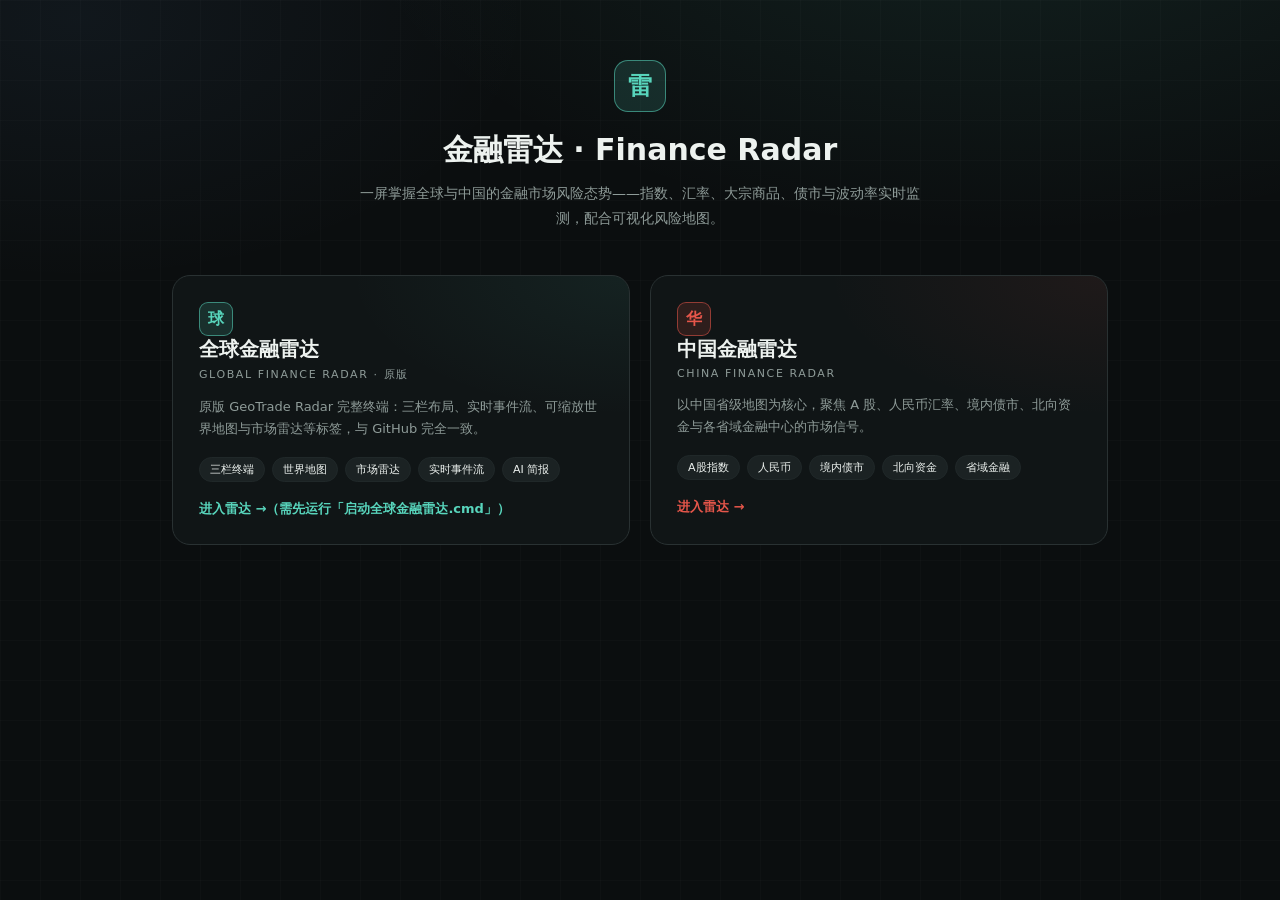
<file: 金融雷达/index.html>
<!doctype html>
<html lang="zh-CN">
  <head>
    <meta charset="UTF-8" />
    <meta name="viewport" content="width=device-width, initial-scale=1.0" />
    <meta name="description" content="金融雷达 Finance Radar — 全球与中国金融市场风险监测终端" />
    <title>金融雷达 · Finance Radar</title>
    <link rel="stylesheet" href="./finance.css" />
  </head>
  <body class="global">
    <div class="fr-landing">
      <div class="fr-landing-head">
        <div class="fr-mark">雷</div>
        <h1>金融雷达 · Finance Radar</h1>
        <p>一屏掌握全球与中国的金融市场风险态势——指数、汇率、大宗商品、债市与波动率实时监测，配合可视化风险地图。</p>
      </div>
      <div class="fr-cards">
        <a class="fr-card fr-card-global" href="http://127.0.0.1:4173/">
          <div class="fr-mark">球</div>
          <h2>全球金融雷达</h2>
          <em>Global Finance Radar · 原版</em>
          <p>原版 GeoTrade Radar 完整终端：三栏布局、实时事件流、可缩放世界地图与市场雷达等标签，与 GitHub 完全一致。</p>
          <div class="fr-card-tags">
            <span>三栏终端</span><span>世界地图</span><span>市场雷达</span><span>实时事件流</span><span>AI 简报</span>
          </div>
          <div class="fr-card-enter">进入雷达 →（需先运行「启动全球金融雷达.cmd」）</div>
        </a>
        <a class="fr-card fr-card-china" href="./china.html">
          <div class="fr-mark">华</div>
          <h2>中国金融雷达</h2>
          <em>China Finance Radar</em>
          <p>以中国省级地图为核心，聚焦 A 股、人民币汇率、境内债市、北向资金与各省域金融中心的市场信号。</p>
          <div class="fr-card-tags">
            <span>A股指数</span><span>人民币</span><span>境内债市</span><span>北向资金</span><span>省域金融</span>
          </div>
          <div class="fr-card-enter">进入雷达 →</div>
        </a>
      </div>
    </div>
  </body>
</html>
</file>
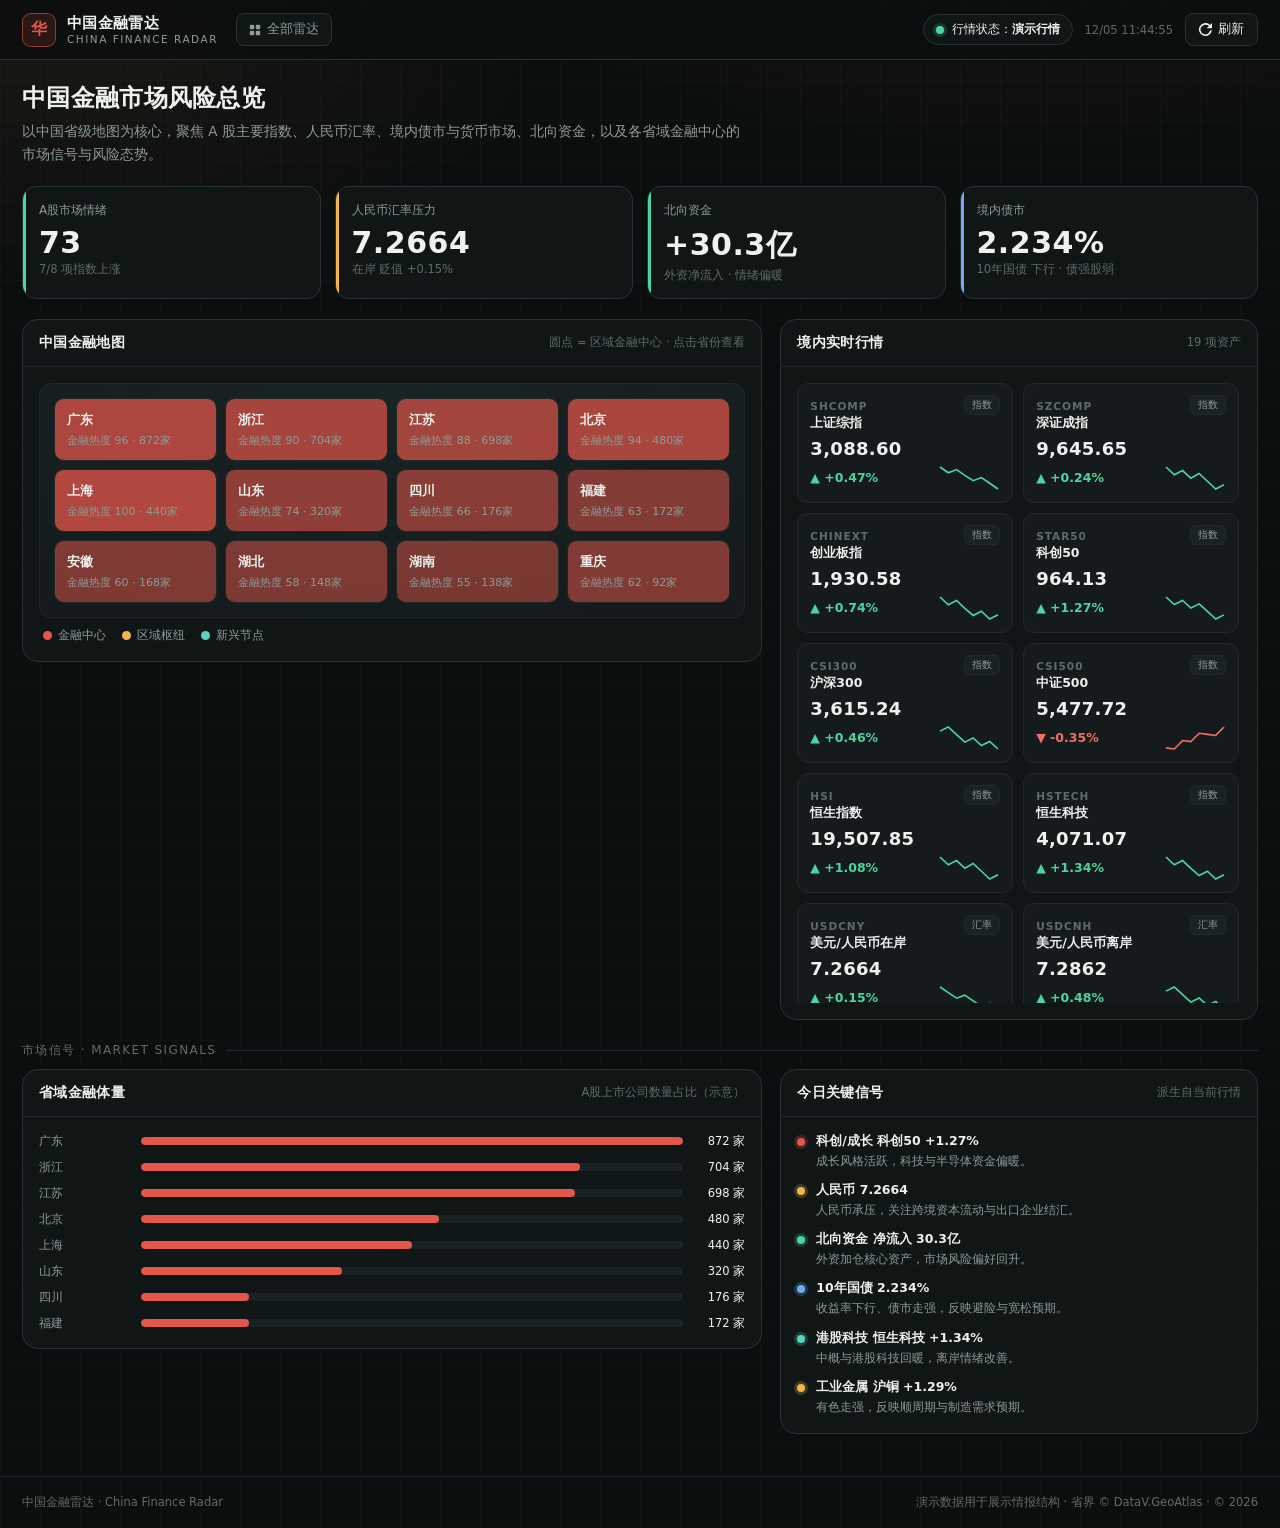
<file: 金融雷达/china.html>
<!doctype html>
<html lang="zh-CN">
  <head>
    <meta charset="UTF-8" />
    <meta name="viewport" content="width=device-width, initial-scale=1.0" />
    <meta name="description" content="中国金融雷达 China Finance Radar — A股、人民币、境内债市与省域金融风险监测" />
    <title>中国金融雷达 · China Finance Radar</title>
    <link rel="stylesheet" href="./vendor/leaflet/leaflet.css" />
    <link rel="stylesheet" href="./finance.css" />
  </head>
  <body class="china">
    <header class="fr-top">
      <a class="fr-brand" href="./index.html">
        <span class="fr-mark">华</span>
        <span class="fr-brand-name"><strong>中国金融雷达</strong><em>China Finance Radar</em></span>
      </a>
      <a class="fr-back fr-nav-hide" href="./index.html" title="返回雷达选择">
        <svg viewBox="0 0 16 16" width="12" height="12" aria-hidden="true"><rect x="1" y="1" width="6" height="6" rx="1.5"/><rect x="9" y="1" width="6" height="6" rx="1.5"/><rect x="1" y="9" width="6" height="6" rx="1.5"/><rect x="9" y="9" width="6" height="6" rx="1.5"/></svg>
        全部雷达
      </a>
      <div class="fr-top-right">
        <div class="fr-status"><i></i><span>行情状态：<b id="fr-mode">同步中</b></span></div>
        <span class="fr-updated" id="fr-updated">同步中…</span>
        <button class="fr-refresh" id="fr-refresh" type="button">
          <svg viewBox="0 0 16 16" width="13" height="13" aria-hidden="true" fill="currentColor"><path d="M13.65 2.35A8 8 0 1 0 15.9 9h-2.06A6 6 0 1 1 12.2 3.8L9.5 6.5H16V0l-2.35 2.35z"/></svg>
          刷新
        </button>
      </div>
    </header>

    <div class="fr-wrap">
      <div class="fr-hero">
        <h1>中国金融市场风险总览</h1>
        <p>以中国省级地图为核心，聚焦 A 股主要指数、人民币汇率、境内债市与货币市场、北向资金，以及各省域金融中心的市场信号与风险态势。</p>
      </div>

      <div class="fr-tiles" id="fr-tiles"></div>

      <div class="fr-grid">
        <section class="fr-panel">
          <div class="fr-panel-head">
            <h2>中国金融地图</h2>
            <span class="fr-sub">圆点 = 区域金融中心 · 点击省份查看</span>
          </div>
          <div class="fr-panel-body">
            <div class="fr-map-stage">
              <div id="cn-map" aria-label="中国金融态势地图"></div>
            </div>
            <div class="fr-map-legend">
              <span><i style="background:#e5564a"></i>金融中心</span>
              <span><i style="background:var(--amber)"></i>区域枢纽</span>
              <span><i style="background:var(--teal)"></i>新兴节点</span>
            </div>
            <div class="fr-focus" id="fr-focus" hidden></div>
          </div>
        </section>

        <section class="fr-panel">
          <div class="fr-panel-head">
            <h2>境内实时行情</h2>
            <span class="fr-sub" id="fr-count">—</span>
          </div>
          <div class="fr-panel-body">
            <div class="fr-market-grid" id="fr-markets"></div>
          </div>
        </section>
      </div>

      <div class="fr-section-title">市场信号 · Market Signals</div>
      <div class="fr-grid">
        <section class="fr-panel">
          <div class="fr-panel-head"><h2>省域金融体量</h2><span class="fr-sub">A股上市公司数量占比（示意）</span></div>
          <div class="fr-panel-body"><div class="fr-bars" id="fr-breadth"></div></div>
        </section>
        <section class="fr-panel">
          <div class="fr-panel-head"><h2>今日关键信号</h2><span class="fr-sub">派生自当前行情</span></div>
          <div class="fr-panel-body"><div class="fr-signals" id="fr-signal-list"></div></div>
        </section>
      </div>
    </div>

    <footer class="fr-footer">
      <span>中国金融雷达 · China Finance Radar</span>
      <span>演示数据用于展示情报结构 · 省界 © DataV.GeoAtlas · © 2026</span>
    </footer>

    <div class="fr-toast" id="fr-toast" role="status" aria-live="polite"></div>

    <script src="./vendor/leaflet/leaflet.js"></script>
    <script src="./china.js"></script>
  </body>
</html>
</file>
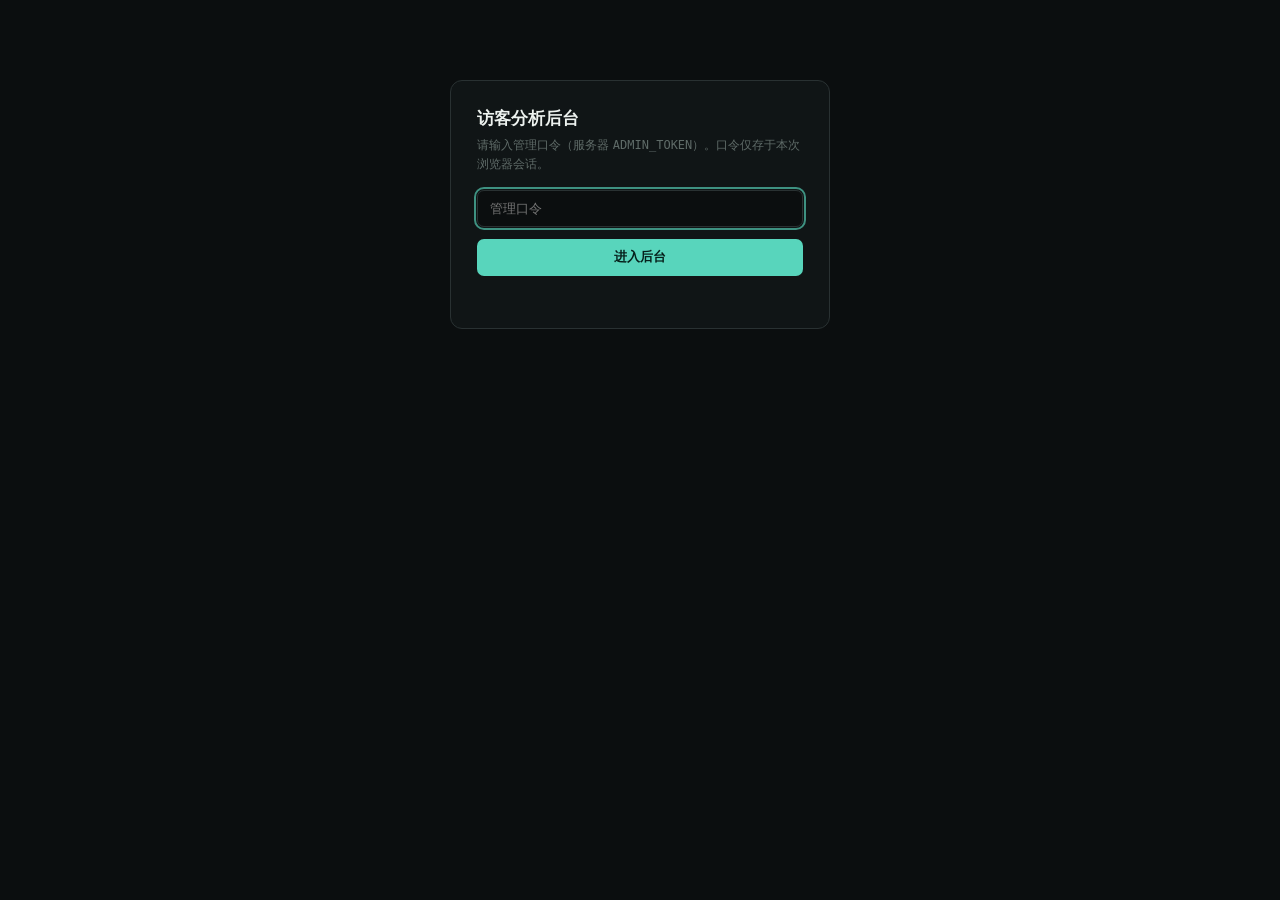
<file: 金融雷达/global-app/admin.html>
<!doctype html>
<html lang="zh-CN">
  <head>
    <meta charset="UTF-8" />
    <meta name="viewport" content="width=device-width, initial-scale=1.0" />
    <meta name="robots" content="noindex" />
    <title>访客分析后台 · 童彦彰的金融工具</title>
    <link rel="stylesheet" href="./styles.css" />
    <style>
      body { overflow: auto; }
      .ad-wrap { max-width: 1180px; margin: 0 auto; padding: 22px 20px 60px; }
      .ad-top { display: flex; align-items: center; justify-content: space-between; gap: 14px; flex-wrap: wrap; margin-bottom: 20px; }
      .ad-top h1 { margin: 0; font-size: 20px; color: var(--text); }
      .ad-top .eyebrow { color: var(--teal); letter-spacing: 1.4px; }
      .ad-actions { display: flex; align-items: center; gap: 10px; }
      .ad-actions button, .ad-gate button { cursor: pointer; border: 1px solid var(--line); background: var(--surface); color: var(--text); border-radius: 7px; padding: 7px 13px; font-size: 12.5px; }
      .ad-actions button:hover { border-color: var(--teal); }
      #ad-updated { font-size: 11px; color: var(--faint); }

      .ad-gate { max-width: 380px; margin: 80px auto; padding: 26px; border: 1px solid var(--line); border-radius: 12px; background: var(--surface); }
      .ad-gate h2 { margin: 0 0 6px; font-size: 17px; color: var(--text); }
      .ad-gate p { margin: 0 0 16px; font-size: 12px; color: var(--faint); line-height: 1.6; }
      .ad-gate input { width: 100%; box-sizing: border-box; padding: 10px 12px; border: 1px solid var(--line); border-radius: 7px; background: var(--bg); color: var(--text); font-size: 13px; margin-bottom: 12px; }
      .ad-gate button { width: 100%; background: var(--teal); color: #06201b; border: 0; font-weight: 600; padding: 10px; }
      .ad-err { color: var(--red); font-size: 12px; margin-top: 10px; min-height: 16px; }

      .ad-cards { display: grid; grid-template-columns: repeat(6, 1fr); gap: 12px; margin-bottom: 22px; }
      .ad-card { border: 1px solid var(--line); border-radius: 10px; padding: 14px; background: rgba(255,255,255,.015); }
      .ad-card span { display: block; font-size: 10px; letter-spacing: .4px; text-transform: uppercase; color: var(--faint); }
      .ad-card strong { display: block; margin-top: 6px; font: 700 26px/1 ui-monospace, Consolas, monospace; color: var(--text); }
      .ad-card small { display: block; margin-top: 4px; font-size: 10px; color: var(--faint); }
      .ad-card.live strong { color: var(--teal); }

      .ad-grid2 { display: grid; grid-template-columns: 1.6fr 1fr; gap: 16px; margin-bottom: 22px; }
      .ad-panel { border: 1px solid var(--line); border-radius: 10px; padding: 15px 16px; background: rgba(255,255,255,.012); }
      .ad-panel h3 { margin: 0 0 14px; font-size: 13px; color: var(--text); }
      .ad-panel h3 em { font-style: normal; color: var(--faint); font-size: 11px; font-weight: 400; }

      .ad-trend { display: flex; align-items: flex-end; gap: 3px; height: 150px; }
      .ad-trend .bar { flex: 1; display: flex; flex-direction: column; justify-content: flex-end; align-items: center; gap: 3px; min-width: 0; }
      .ad-trend .bar i { display: block; width: 70%; background: linear-gradient(180deg, #58d5bc, #3a8f7e); border-radius: 3px 3px 0 0; min-height: 2px; }
      .ad-trend .bar b { font-size: 8px; color: var(--faint); font-weight: 400; white-space: nowrap; transform: rotate(-45deg); transform-origin: center; margin-top: 6px; }
      .ad-trend .bar:hover i { background: var(--teal); }

      .ad-radar-row { display: grid; grid-template-columns: 78px 1fr 60px; align-items: center; gap: 10px; margin-bottom: 10px; }
      .ad-radar-row span:first-child { font-size: 12px; color: var(--muted); }
      .ad-radar-bar { height: 10px; border-radius: 5px; background: rgba(255,255,255,.05); overflow: hidden; }
      .ad-radar-bar i { display: block; height: 100%; border-radius: 5px; background: linear-gradient(90deg, #6fb7e8, #58d5bc); }
      .ad-radar-row span:last-child { font: 600 11px/1 ui-monospace, Consolas, monospace; color: var(--teal); text-align: right; }

      .ad-table-wrap { overflow-x: auto; border: 1px solid var(--line); border-radius: 10px; }
      table.ad-table { width: 100%; border-collapse: collapse; font-size: 12px; min-width: 720px; }
      .ad-table th { text-align: left; padding: 10px 12px; font-size: 10px; letter-spacing: .3px; text-transform: uppercase; color: var(--faint); border-bottom: 1px solid var(--line); background: rgba(255,255,255,.02); white-space: nowrap; }
      .ad-table td { padding: 9px 12px; border-bottom: 1px solid var(--line-soft, #22292a); color: var(--text); white-space: nowrap; }
      .ad-table tr:hover td { background: rgba(255,255,255,.015); }
      .ad-dot { display: inline-block; width: 8px; height: 8px; border-radius: 50%; background: #4a5450; margin-right: 6px; }
      .ad-dot.on { background: var(--teal); box-shadow: 0 0 8px var(--teal); }
      .ad-nick { cursor: pointer; border-bottom: 1px dashed var(--line); }
      .ad-nick:hover { color: var(--teal); border-color: var(--teal); }
      .ad-vid { font: 11px ui-monospace, Consolas, monospace; color: var(--faint); }
      .ad-num { font: 600 12px ui-monospace, Consolas, monospace; }
      .ad-radartag { font-size: 10px; color: var(--muted); }
      .ad-hidden { display: none !important; }

      .ad-grid3 { display: grid; grid-template-columns: repeat(3, 1fr); gap: 16px; margin-bottom: 22px; }
      .ad-hours { display: flex; align-items: flex-end; gap: 2px; height: 90px; }
      .ad-hours .hb { flex: 1; display: flex; flex-direction: column; justify-content: flex-end; align-items: center; gap: 2px; }
      .ad-hours .hb i { display: block; width: 100%; background: linear-gradient(180deg, #6fb7e8, #3a6f8f); border-radius: 2px 2px 0 0; min-height: 1px; }
      .ad-hours .hb b { font-size: 7px; color: var(--faint); font-weight: 400; }
      .ad-hours .hb:hover i { background: var(--teal); }
      .ad-seg { display: flex; height: 26px; border-radius: 6px; overflow: hidden; margin-bottom: 12px; }
      .ad-seg > div { display: flex; align-items: center; justify-content: center; font-size: 10px; color: #06201b; font-weight: 600; min-width: 2px; }
      .ad-legend { display: flex; flex-direction: column; gap: 7px; }
      .ad-legend > div { display: flex; align-items: center; gap: 8px; font-size: 12px; color: var(--muted); }
      .ad-legend i { width: 10px; height: 10px; border-radius: 2px; }
      .ad-legend b { margin-left: auto; font: 600 12px ui-monospace, Consolas, monospace; color: var(--text); }
      .ad-dev-icon { font-size: 12px; }

      /* 系统管理视图 */
      .ad-nav { display: flex; gap: 8px; margin-bottom: 18px; }
      .ad-nav-btn { cursor: pointer; border: 1px solid var(--line); background: var(--surface); color: var(--muted); border-radius: 8px; padding: 8px 16px; font-size: 13px; }
      .ad-nav-btn:hover { border-color: var(--teal); color: var(--text); }
      .ad-nav-btn.active { background: var(--teal); color: #06201b; border-color: var(--teal); font-weight: 600; }
      .ad-field { margin-bottom: 14px; }
      .ad-field label { display: block; font-size: 11px; color: var(--faint); margin-bottom: 6px; text-transform: uppercase; letter-spacing: .3px; }
      .ad-field input, .ad-field select { width: 100%; box-sizing: border-box; padding: 9px 11px; border: 1px solid var(--line); border-radius: 7px; background: var(--bg); color: var(--text); font-size: 13px; }
      .ad-keystate { font-size: 12px; margin-bottom: 8px; color: var(--muted); }
      .ad-keystate b { font-family: ui-monospace, Consolas, monospace; color: var(--text); }
      .ad-hint { font-size: 11px; color: var(--faint); margin-top: 6px; line-height: 1.55; }
      .ad-hint a { color: var(--teal); }
      .ad-btn-row { display: flex; gap: 8px; flex-wrap: wrap; margin-top: 6px; }
      .ad-btn-row button { cursor: pointer; border: 1px solid var(--line); background: var(--surface); color: var(--text); border-radius: 7px; padding: 8px 14px; font-size: 12.5px; }
      .ad-btn-row button:hover { border-color: var(--teal); }
      .ad-btn-row .ad-primary { background: var(--teal); color: #06201b; border: 0; font-weight: 600; }
      .ad-btn-row .ad-danger { color: var(--red); border-color: var(--red); }
      .ad-result { font-size: 12px; margin-top: 10px; min-height: 16px; line-height: 1.5; }
      .ad-result.ok { color: var(--teal); }
      .ad-result.err { color: var(--red); }
      .ad-feat { display: flex; align-items: center; justify-content: space-between; padding: 9px 0; border-bottom: 1px solid var(--line-soft, #22292a); font-size: 13px; color: var(--text); }
      .ad-switch { position: relative; width: 40px; height: 22px; border-radius: 11px; background: #3a4440; cursor: pointer; transition: background .15s; flex: none; }
      .ad-switch.on { background: var(--teal); }
      .ad-switch i { position: absolute; top: 2px; left: 2px; width: 18px; height: 18px; border-radius: 50%; background: #fff; transition: left .15s; }
      .ad-switch.on i { left: 20px; }
      .ad-usage { display: grid; grid-template-columns: repeat(3, 1fr); gap: 8px; }
      .ad-usage > div { border: 1px solid var(--line); border-radius: 8px; padding: 10px; text-align: center; }
      .ad-usage span { display: block; font-size: 10px; color: var(--faint); text-transform: uppercase; }
      .ad-usage strong { display: block; font: 700 20px/1.2 ui-monospace, Consolas, monospace; margin-top: 4px; }
      .ad-badge { display: inline-block; padding: 2px 8px; border-radius: 10px; font-size: 11px; font-weight: 600; }
      .ad-badge.ok { background: rgba(88,213,188,.15); color: var(--teal); }
      .ad-badge.err { background: rgba(230,90,90,.15); color: var(--red); }
      .ad-mini { cursor: pointer; border: 1px solid var(--line); background: var(--surface); color: var(--muted); border-radius: 6px; padding: 4px 10px; font-size: 11px; }
      .ad-mini:hover { border-color: var(--teal); color: var(--teal); }
      /* 新闻存档 */
      .ad-arch-stat { font-size: 12px; color: var(--muted); margin-bottom: 10px; }
      .ad-arch-stat b { color: var(--teal); font-family: ui-monospace, Consolas, monospace; }
      .ad-arch-ctl { display: flex; flex-wrap: wrap; gap: 8px; margin-bottom: 12px; }
      .ad-arch-ctl input, .ad-arch-ctl select { padding: 7px 10px; border: 1px solid var(--line); border-radius: 7px; background: var(--bg); color: var(--text); font-size: 12.5px; }
      .ad-arch-ctl #arch-q { flex: 1; min-width: 200px; }
      .ad-arch-ctl button { cursor: pointer; border: 1px solid var(--line); background: var(--surface); color: var(--text); border-radius: 7px; padding: 7px 13px; font-size: 12.5px; }
      .ad-arch-ctl button:hover { border-color: var(--teal); }
      .ad-arch-ctl .ad-danger { color: var(--red); border-color: var(--red); }
      .ad-arch-trend { display: flex; align-items: flex-end; gap: 3px; height: 80px; padding: 8px 2px; margin-bottom: 12px; border: 1px solid var(--line); border-radius: 8px; }
      .ad-arch-trend .b { flex: 1; display: flex; flex-direction: column; justify-content: flex-end; align-items: center; gap: 3px; }
      .ad-arch-trend .b i { display: block; width: 68%; background: linear-gradient(180deg, #6fb7e8, #3a6f8f); border-radius: 2px 2px 0 0; min-height: 1px; }
      .ad-arch-trend .b b { font-size: 7px; color: var(--faint); font-weight: 400; white-space: nowrap; }
      .ad-arch-trend .b span { font-size: 8px; color: var(--muted); }
      #arch-table td a { color: #cfe0db; text-decoration: none; }
      #arch-table td a:hover { color: var(--teal); }
      .arch-kind { font-size: 10px; padding: 1px 6px; border-radius: 5px; }
      .arch-kind.news { background: rgba(88,213,188,.15); color: var(--teal); }
      .arch-kind.search { background: rgba(111,183,232,.15); color: #6fb7e8; }
      @media (max-width: 980px) { .ad-cards { grid-template-columns: repeat(3, 1fr); } .ad-grid3 { grid-template-columns: 1fr; } }
      @media (max-width: 820px) {
        .ad-cards { grid-template-columns: repeat(2, 1fr); }
        .ad-grid2 { grid-template-columns: 1fr; }
      }
    </style>
  </head>
  <body>
    <div class="ad-gate" id="ad-gate">
      <h2>访客分析后台</h2>
      <p>请输入管理口令（服务器 <code>ADMIN_TOKEN</code>）。口令仅存于本次浏览器会话。</p>
      <input id="ad-token" type="password" placeholder="管理口令" autocomplete="off" />
      <button id="ad-enter" type="button">进入后台</button>
      <div class="ad-err" id="ad-gate-err"></div>
    </div>

    <div class="ad-wrap ad-hidden" id="ad-main">
      <div class="ad-top">
        <div>
          <span class="eyebrow">VISITOR ANALYTICS</span>
          <h1>访客分析后台 · 童彦彰的金融工具</h1>
        </div>
        <div class="ad-actions">
          <span id="ad-updated">—</span>
          <button id="ad-refresh" type="button">↻ 刷新</button>
          <button id="ad-logout" type="button">退出</button>
        </div>
      </div>

      <div class="ad-nav" id="ad-nav">
        <button class="ad-nav-btn active" data-view="analytics" type="button">访客分析</button>
        <button class="ad-nav-btn" data-view="system" type="button">系统管理</button>
      </div>

      <div id="ad-view-analytics">
      <div class="ad-cards" id="ad-cards"></div>

      <div class="ad-grid2">
        <div class="ad-panel">
          <h3>访问趋势 <em>· 近 30 天（柱高 = 当日观看分钟）</em></h3>
          <div class="ad-trend" id="ad-trend"></div>
        </div>
        <div class="ad-panel">
          <h3>雷达偏好 <em>· 累计观看分钟</em></h3>
          <div id="ad-radar"></div>
        </div>
      </div>

      <div class="ad-grid3">
        <div class="ad-panel">
          <h3>设备类型 <em>· 桌面 / 手机 / 平板</em></h3>
          <div class="ad-seg" id="ad-dev-seg"></div>
          <div class="ad-legend" id="ad-dev-legend"></div>
        </div>
        <div class="ad-panel">
          <h3>访问时段 <em>· 0-23 时观看分钟</em></h3>
          <div class="ad-hours" id="ad-hours"></div>
        </div>
        <div class="ad-panel">
          <h3>访客粘性 <em>· 按活跃天数分层</em></h3>
          <div class="ad-legend" id="ad-retention"></div>
        </div>
      </div>

      <div class="ad-panel" style="margin-bottom:14px">
        <h3>访客明细 <em>· 点昵称可命名，方便认人</em></h3>
      </div>
      <div class="ad-table-wrap">
        <table class="ad-table">
          <thead>
            <tr>
              <th>访客</th><th>设备</th><th>设备 ID</th><th>累计时长</th><th>今日</th><th>活跃天</th>
              <th>全球</th><th>中国</th><th>产业链</th><th>最近访问</th>
            </tr>
          </thead>
          <tbody id="ad-tbody"></tbody>
        </table>
      </div>
      </div><!-- /ad-view-analytics -->

      <div id="ad-view-system" class="ad-hidden">
        <div class="ad-grid2">
          <div class="ad-panel">
            <h3>AI 配置 <em>· DeepSeek Key / 模型（保存后立即生效）</em></h3>
            <div class="ad-field">
              <label>API Key</label>
              <div class="ad-keystate" id="cfg-keystate">—</div>
              <input id="cfg-key" type="password" placeholder="粘贴新的 DeepSeek API Key（留空＝不改动）" autocomplete="off" />
              <div class="ad-hint">来源：<a href="https://platform.deepseek.com/api_keys" target="_blank" rel="noopener">platform.deepseek.com</a> · 只保存在本服务器 <code id="cfg-file">radar-config.json</code>，页面永不回显明文。</div>
            </div>
            <div class="ad-field">
              <label>模型</label>
              <select id="cfg-model">
                <option value="deepseek-chat">deepseek-chat（通用，快）</option>
                <option value="deepseek-reasoner">deepseek-reasoner（推理，慢）</option>
              </select>
            </div>
            <div class="ad-btn-row">
              <button id="cfg-save" class="ad-primary" type="button">保存配置</button>
              <button id="cfg-test" type="button">测试连通</button>
              <button id="cfg-clear" class="ad-danger" type="button">清除 Key</button>
            </div>
            <div class="ad-result" id="cfg-result"></div>
          </div>

          <div class="ad-panel">
            <h3>功能开关 <em>· 关掉即回退模板/不调用 AI</em></h3>
            <div id="cfg-features"></div>
            <h3 style="margin-top:18px">AI 用量 <em>· 本次运行累计</em></h3>
            <div class="ad-usage" id="ai-usage"></div>
          </div>
        </div>

        <div class="ad-panel" style="margin-bottom:16px">
          <h3>数据源健康 <em>· 实时抓取成功率与最后状态</em></h3>
          <div class="ad-table-wrap" style="border:0">
            <table class="ad-table" id="src-table">
              <thead><tr><th>数据源</th><th>状态</th><th>成功率</th><th>成功/失败</th><th>缓存年龄</th><th>耗时</th><th>最后成功</th><th>最后错误</th></tr></thead>
              <tbody id="src-tbody"></tbody>
            </table>
          </div>
        </div>

        <div class="ad-panel">
          <h3>缓存管理 <em>· 强制刷新可让下一次请求拉最新</em></h3>
          <div class="ad-btn-row" style="margin-bottom:12px">
            <button id="cache-refresh" type="button">↻ 查看</button>
            <button id="cache-clear-all" class="ad-danger" type="button">清空全部缓存</button>
          </div>
          <div class="ad-table-wrap" style="border:0">
            <table class="ad-table" id="cache-table">
              <thead><tr><th>缓存项</th><th>年龄</th><th>状态</th><th>操作</th></tr></thead>
              <tbody id="cache-tbody"></tbody>
            </table>
          </div>
        </div>

        <div class="ad-panel" style="margin-bottom:16px">
          <h3>新闻存档 <em>· 实时快讯留痕，按天回看 / 按公司·赛道查历史</em></h3>
          <div class="ad-arch-stat" id="arch-stat">—</div>
          <div class="ad-arch-ctl">
            <input id="arch-q" type="text" placeholder="搜公司 / 赛道 / 关键字，如「宇树」「融资」" />
            <input id="arch-day" type="date" title="按入库日期筛选" />
            <select id="arch-kind">
              <option value="">全部来源</option>
              <option value="news">事件流快讯</option>
              <option value="search">定向搜索</option>
            </select>
            <button id="arch-search" type="button">查询</button>
            <button id="arch-trend-btn" type="button">看提及趋势</button>
            <button id="arch-prune" class="ad-danger" type="button" title="删除 180 天前的记录">裁剪旧档</button>
          </div>
          <div class="ad-arch-trend ad-hidden" id="arch-trend"></div>
          <div class="ad-table-wrap" style="border:0;max-height:360px;overflow:auto">
            <table class="ad-table" id="arch-table">
              <thead><tr><th>标题</th><th>来源</th><th>类型</th><th>入库时间</th></tr></thead>
              <tbody id="arch-tbody"></tbody>
            </table>
          </div>
        </div>

        <h3 style="margin:22px 0 10px;font-size:13px;color:var(--text)">AI 调用日志 <em style="font-style:normal;color:var(--faint);font-size:11px;font-weight:400">· 最近 60 条</em></h3>
        <div class="ad-table-wrap">
          <table class="ad-table" id="log-table">
            <thead><tr><th>时间</th><th>功能</th><th>结果</th><th>耗时</th><th>错误</th></tr></thead>
            <tbody id="log-tbody"></tbody>
          </table>
        </div>
      </div><!-- /ad-view-system -->
    </div>

    <script src="./admin.js"></script>
  </body>
</html>
</file>
<file: 金融雷达/finance.css>
/* ============================================================
   金融雷达 Finance Radar — 深色金融终端风格
   全球金融雷达 / 中国金融雷达 共用
   ============================================================ */
:root {
  color-scheme: dark;
  --bg: #0b0e0f;
  --surface: #101516;
  --surface-2: #151b1c;
  --surface-3: #1b2223;
  --line: #293132;
  --line-soft: #202829;
  --text: #edf2ef;
  --muted: #8e9b98;
  --faint: #5f6b68;
  --teal: #58d5bc;
  --amber: #f3b44b;
  --red: #f06f62;
  --blue: #70aef3;
  --green: #81c784;
  --up: #4bd6a0;
  --down: #f06f62;
  font-family: Inter, "Segoe UI", "Microsoft YaHei", system-ui, -apple-system, sans-serif;
}

* { box-sizing: border-box; }
html, body { min-height: 100%; }
body {
  margin: 0;
  color: var(--text);
  background:
    linear-gradient(rgba(255, 255, 255, 0.016) 1px, transparent 1px),
    linear-gradient(90deg, rgba(255, 255, 255, 0.016) 1px, transparent 1px),
    var(--bg);
  background-size: 40px 40px;
  overflow-x: hidden;
}
button, input { font: inherit; }
button { color: inherit; cursor: pointer; }
a { color: inherit; }

/* accent per-radar */
body.global { --accent: var(--teal); --accent-soft: rgba(88, 213, 188, 0.14); }
body.china  { --accent: #e5564a; --accent-soft: rgba(229, 86, 74, 0.14); }
body.china {
  background:
    radial-gradient(1100px 600px at 80% -14%, rgba(229, 86, 74, 0.12), transparent 60%),
    radial-gradient(760px 440px at 6% 2%, rgba(243, 180, 75, 0.06), transparent 60%),
    linear-gradient(rgba(255, 255, 255, 0.016) 1px, transparent 1px),
    linear-gradient(90deg, rgba(255, 255, 255, 0.016) 1px, transparent 1px),
    var(--bg);
  background-size: auto, auto, 40px 40px, 40px 40px, auto;
}
body.global {
  background:
    radial-gradient(1100px 600px at 78% -14%, rgba(88, 213, 188, 0.10), transparent 60%),
    radial-gradient(760px 440px at 6% 2%, rgba(112, 174, 243, 0.06), transparent 60%),
    linear-gradient(rgba(255, 255, 255, 0.016) 1px, transparent 1px),
    linear-gradient(90deg, rgba(255, 255, 255, 0.016) 1px, transparent 1px),
    var(--bg);
  background-size: auto, auto, 40px 40px, 40px 40px, auto;
}

/* ---------------- Top bar ---------------- */
.fr-top {
  position: sticky;
  top: 0;
  z-index: 40;
  display: flex;
  align-items: center;
  gap: 18px;
  padding: 0 22px;
  height: 60px;
  background: rgba(11, 14, 15, 0.86);
  backdrop-filter: blur(8px);
  border-bottom: 1px solid var(--line);
}
.fr-brand { display: flex; align-items: center; gap: 11px; text-decoration: none; }
.fr-mark {
  width: 34px; height: 34px;
  display: grid; place-items: center;
  border: 1px solid color-mix(in srgb, var(--accent) 55%, transparent);
  border-radius: 9px;
  color: var(--accent);
  font-weight: 800; font-size: 16px;
  background: var(--accent-soft);
}
.fr-brand-name strong { display: block; font-size: 15px; letter-spacing: .3px; }
.fr-brand-name em { display: block; font-style: normal; font-size: 10.5px; color: var(--muted); letter-spacing: 1.5px; text-transform: uppercase; }
.fr-back {
  display: inline-flex; align-items: center; gap: 6px;
  padding: 7px 12px; font-size: 12.5px; color: var(--muted);
  text-decoration: none; border: 1px solid var(--line);
  border-radius: 8px; background: var(--surface);
}
.fr-back:hover { color: var(--text); border-color: var(--accent); }
.fr-back svg { fill: currentColor; }
.fr-top-right { margin-left: auto; display: flex; align-items: center; gap: 12px; }
.fr-status {
  display: flex; align-items: center; gap: 8px;
  padding: 6px 12px; border: 1px solid var(--line);
  border-radius: 20px; background: var(--surface); font-size: 12px;
}
.fr-status i {
  width: 8px; height: 8px; border-radius: 50%;
  background: var(--up); box-shadow: 0 0 0 3px rgba(75, 214, 160, .18);
  animation: fr-pulse 2s ease-in-out infinite;
}
@keyframes fr-pulse { 0%,100% { opacity: 1; } 50% { opacity: .45; } }
.fr-status b { color: var(--text); }
.fr-updated { font-size: 11.5px; color: var(--faint); }
.fr-refresh {
  display: inline-flex; align-items: center; gap: 6px;
  padding: 7px 13px; font-size: 12.5px;
  border: 1px solid var(--line); border-radius: 8px;
  background: var(--surface); color: var(--text);
}
.fr-refresh:hover { border-color: var(--accent); color: var(--accent); }
.fr-refresh.spin svg { animation: fr-spin .8s linear infinite; }
@keyframes fr-spin { to { transform: rotate(360deg); } }

/* ---------------- Layout ---------------- */
.fr-wrap { max-width: 1480px; margin: 0 auto; padding: 22px; }
.fr-hero { margin-bottom: 20px; }
.fr-hero h1 { margin: 0 0 6px; font-size: 24px; letter-spacing: .3px; }
.fr-hero p { margin: 0; color: var(--muted); font-size: 13.5px; max-width: 720px; line-height: 1.7; }

.fr-tiles {
  display: grid; grid-template-columns: repeat(4, 1fr);
  gap: 14px; margin-bottom: 20px;
}
.fr-tile {
  border: 1px solid var(--line); border-radius: 14px;
  padding: 15px 16px; background: var(--surface);
  position: relative; overflow: hidden;
}
.fr-tile::before {
  content: ""; position: absolute; left: 0; top: 0; bottom: 0; width: 3px;
  background: var(--tile-color, var(--accent));
}
.fr-tile .fr-tile-label { font-size: 12px; color: var(--muted); display: flex; align-items: center; gap: 6px; }
.fr-tile .fr-tile-value { font-size: 30px; font-weight: 800; margin: 6px 0 2px; letter-spacing: .5px; }
.fr-tile .fr-tile-note { font-size: 11.5px; color: var(--faint); }

.fr-grid { display: grid; grid-template-columns: 1.55fr 1fr; gap: 18px; align-items: start; }
.fr-panel {
  border: 1px solid var(--line); border-radius: 16px;
  background: var(--surface); overflow: hidden;
}
.fr-panel-head {
  display: flex; align-items: center; justify-content: space-between;
  padding: 14px 16px; border-bottom: 1px solid var(--line-soft);
}
.fr-panel-head h2 { margin: 0; font-size: 14px; letter-spacing: .3px; }
.fr-panel-head .fr-sub { font-size: 11.5px; color: var(--faint); }
.fr-panel-body { padding: 16px; }

/* ---------------- Map ---------------- */
.fr-map-stage {
  position: relative;
  border-radius: 12px;
  overflow: hidden;
  background:
    radial-gradient(900px 460px at 50% -10%, rgba(88,213,188,.05), transparent 60%),
    var(--surface-2);
  border: 1px solid var(--line-soft);
}
/* global equirectangular map */
.fr-worldmap { position: relative; width: 100%; aspect-ratio: 1000 / 500; }
.fr-worldmap img.world { width: 100%; height: 100%; display: block; opacity: .5; filter: saturate(.4) brightness(.9); }
.fr-markers { position: absolute; inset: 0; }
.fr-mk {
  position: absolute; transform: translate(-50%, -50%);
  width: var(--sz, 14px); height: var(--sz, 14px);
  border-radius: 50%; border: 0; padding: 0;
  background: var(--c, var(--teal));
  box-shadow: 0 0 0 4px color-mix(in srgb, var(--c, var(--teal)) 26%, transparent);
  cursor: pointer; transition: transform .15s;
}
.fr-mk::after {
  content: ""; position: absolute; inset: -6px; border-radius: 50%;
  border: 1px solid var(--c, var(--teal)); opacity: .5;
  animation: fr-ping 2.4s ease-out infinite;
}
@keyframes fr-ping { 0% { transform: scale(.6); opacity: .6; } 100% { transform: scale(1.6); opacity: 0; } }
.fr-mk:hover, .fr-mk.active { transform: translate(-50%, -50%) scale(1.4); z-index: 5; }
.fr-mk-label {
  position: absolute; transform: translate(-50%, 8px);
  font-size: 10px; color: var(--muted); white-space: nowrap;
  pointer-events: none; text-shadow: 0 1px 3px #000;
}

/* china leaflet map */
#cn-map { width: 100%; height: 560px; border-radius: 12px; background: var(--surface-2); }
.leaflet-container { background: var(--surface-2); font: inherit; outline: none; }
.leaflet-tooltip.fr-prov-label {
  background: transparent; border: 0; box-shadow: none; color: #cfe0db;
  font-size: 11px; font-weight: 600; text-shadow: 0 1px 3px #000; padding: 0;
}
.leaflet-tooltip.fr-prov-label--key { color: #fff; font-size: 12.5px; }
.leaflet-tooltip.fr-hub-tip {
  background: var(--surface-3); border: 1px solid var(--line); color: var(--text);
  box-shadow: 0 8px 24px rgba(0,0,0,.5); border-radius: 8px; padding: 7px 10px; font-size: 11.5px;
}
.leaflet-tooltip.fr-hub-tip b { display: block; color: var(--accent); margin-bottom: 2px; }
.leaflet-tooltip.fr-hub-tip::before { display: none; }
.fr-hub-marker i {
  display: block; width: 12px; height: 12px; border-radius: 50%;
  background: var(--c, var(--accent));
  box-shadow: 0 0 0 4px color-mix(in srgb, var(--c, var(--accent)) 26%, transparent);
}
.leaflet-bar a { background: var(--surface-3); color: var(--text); border-color: var(--line); }
.leaflet-bar a:hover { background: var(--surface); }

.fr-map-legend {
  display: flex; gap: 16px; flex-wrap: wrap;
  padding: 10px 4px 2px; font-size: 11.5px; color: var(--muted);
}
.fr-map-legend span { display: inline-flex; align-items: center; gap: 6px; }
.fr-map-legend i { width: 9px; height: 9px; border-radius: 50%; }

.fr-focus {
  margin-top: 12px; padding: 13px 14px;
  border: 1px solid var(--line-soft); border-radius: 12px; background: var(--surface-2);
}
.fr-focus[hidden] { display: none; }
.fr-focus h3 { margin: 0 0 4px; font-size: 14px; }
.fr-focus h3 span { color: var(--accent); }
.fr-focus p { margin: 0 0 8px; font-size: 12.5px; color: var(--muted); line-height: 1.6; }
.fr-focus .fr-focus-stats { display: flex; flex-wrap: wrap; gap: 8px; }
.fr-focus .fr-focus-stats span {
  font-size: 11.5px; padding: 4px 9px; border-radius: 7px;
  background: var(--surface-3); border: 1px solid var(--line-soft); color: var(--text);
}

/* ---------------- Market cards ---------------- */
.fr-market-grid {
  display: grid; grid-template-columns: repeat(2, 1fr); gap: 10px;
  max-height: 620px; overflow-y: auto; padding-right: 2px;
}
.fr-market-grid::-webkit-scrollbar { width: 8px; }
.fr-market-grid::-webkit-scrollbar-thumb { background: var(--line); border-radius: 4px; }
.fr-mcard {
  border: 1px solid var(--line-soft); border-radius: 11px;
  padding: 11px 12px; background: var(--surface-2);
  display: flex; flex-direction: column; gap: 6px;
}
.fr-mcard:hover { border-color: var(--line); }
.fr-mcard-top { display: flex; align-items: baseline; justify-content: space-between; gap: 8px; }
.fr-sym { font-size: 10.5px; letter-spacing: 1px; color: var(--faint); font-weight: 700; }
.fr-mname { font-size: 12.5px; margin: 1px 0 0; color: var(--text); }
.fr-mval { font-size: 18px; font-weight: 800; letter-spacing: .3px; }
.fr-mrow { display: flex; align-items: center; justify-content: space-between; }
.fr-chg { font-size: 12.5px; font-weight: 700; }
.fr-chg.up { color: var(--up); }
.fr-chg.down { color: var(--down); }
.fr-spark { width: 62px; height: 26px; }
.fr-spark polyline { fill: none; stroke-width: 1.6; }
.fr-spark.up polyline { stroke: var(--up); }
.fr-spark.down polyline { stroke: var(--down); }
.fr-tag {
  align-self: flex-start; font-size: 10px; padding: 2px 7px; border-radius: 6px;
  background: var(--surface-3); color: var(--muted); border: 1px solid var(--line-soft);
}

.fr-section-title {
  font-size: 12px; letter-spacing: 1.4px; text-transform: uppercase;
  color: var(--faint); margin: 22px 0 10px;
  display: flex; align-items: center; gap: 10px;
}
.fr-section-title::after { content: ""; flex: 1; height: 1px; background: var(--line-soft); }

/* bars (provincial / breadth) */
.fr-bars { display: flex; flex-direction: column; gap: 9px; }
.fr-bar-row { display: grid; grid-template-columns: 92px 1fr auto; align-items: center; gap: 10px; }
.fr-bar-label { font-size: 12px; color: var(--muted); }
.fr-bar-track { height: 8px; border-radius: 4px; background: var(--surface-3); overflow: hidden; }
.fr-bar-track i { display: block; height: 100%; border-radius: 4px; background: var(--accent); }
.fr-bar-val { font-size: 11.5px; color: var(--text); min-width: 52px; text-align: right; }

/* signals list */
.fr-signals { display: flex; flex-direction: column; gap: 11px; }
.fr-signal { display: flex; gap: 11px; align-items: flex-start; }
.fr-signal i {
  flex: none; width: 8px; height: 8px; margin-top: 5px; border-radius: 50%;
  background: var(--sig, var(--accent)); box-shadow: 0 0 0 3px color-mix(in srgb, var(--sig, var(--accent)) 22%, transparent);
}
.fr-signal div strong { font-size: 12.5px; display: block; margin-bottom: 2px; }
.fr-signal div p { margin: 0; font-size: 12px; color: var(--muted); line-height: 1.6; }

.fr-footer {
  max-width: 1480px; margin: 20px auto 0; padding: 18px 22px;
  border-top: 1px solid var(--line-soft); color: var(--faint); font-size: 11.5px;
  display: flex; justify-content: space-between; flex-wrap: wrap; gap: 8px;
}

/* toast */
.fr-toast {
  position: fixed; left: 50%; bottom: 26px; transform: translateX(-50%) translateY(20px);
  padding: 10px 18px; border-radius: 10px; background: var(--surface-3);
  border: 1px solid var(--line); font-size: 13px; opacity: 0; pointer-events: none;
  transition: .25s; z-index: 90;
}
.fr-toast.show { opacity: 1; transform: translateX(-50%) translateY(0); }

/* ---------------- Landing (index) ---------------- */
.fr-landing { max-width: 980px; margin: 0 auto; padding: 60px 22px; }
.fr-landing-head { text-align: center; margin-bottom: 44px; }
.fr-landing-head .fr-mark { margin: 0 auto 18px; width: 52px; height: 52px; font-size: 24px; border-radius: 14px; }
.fr-landing-head h1 { margin: 0 0 10px; font-size: 30px; }
.fr-landing-head p { margin: 0 auto; color: var(--muted); font-size: 14px; max-width: 560px; line-height: 1.8; }
.fr-cards { display: grid; grid-template-columns: 1fr 1fr; gap: 20px; }
.fr-card {
  display: block; text-decoration: none; color: inherit;
  border: 1px solid var(--line); border-radius: 18px; padding: 26px;
  background: var(--surface); transition: .18s; position: relative; overflow: hidden;
}
.fr-card::before {
  content: ""; position: absolute; inset: 0; opacity: .5;
  background: radial-gradient(400px 200px at 100% 0%, var(--glow, rgba(88,213,188,.12)), transparent 70%);
}
.fr-card:hover { transform: translateY(-3px); border-color: var(--cc, var(--teal)); }
.fr-card h2 { margin: 0 0 4px; font-size: 20px; position: relative; }
.fr-card em { font-style: normal; display: block; font-size: 11px; letter-spacing: 1.6px; text-transform: uppercase; color: var(--muted); margin-bottom: 14px; position: relative; }
.fr-card p { margin: 0 0 16px; font-size: 13px; color: var(--muted); line-height: 1.7; position: relative; }
.fr-card .fr-card-tags { display: flex; flex-wrap: wrap; gap: 7px; position: relative; }
.fr-card .fr-card-tags span { font-size: 11px; padding: 4px 10px; border-radius: 20px; background: var(--surface-3); border: 1px solid var(--line-soft); }
.fr-card .fr-card-enter { margin-top: 18px; font-size: 13px; color: var(--cc, var(--teal)); font-weight: 600; position: relative; }
.fr-card-global { --glow: rgba(88,213,188,.14); --cc: var(--teal); }
.fr-card-china { --glow: rgba(229,86,74,.14); --cc: #e5564a; }
.fr-card-china .fr-mark { border-color: rgba(229,86,74,.55); color: #e5564a; background: rgba(229,86,74,.14); }

/* responsive */
@media (max-width: 980px) {
  .fr-grid { grid-template-columns: 1fr; }
  .fr-tiles { grid-template-columns: repeat(2, 1fr); }
  .fr-cards { grid-template-columns: 1fr; }
  #cn-map { height: 420px; }
}
@media (max-width: 560px) {
  .fr-market-grid { grid-template-columns: 1fr; }
  .fr-tiles { grid-template-columns: 1fr; }
  .fr-nav-hide { display: none; }
}
.fr-mark, .fr-mk, .fr-tile::before { }
</file>
<file: 金融雷达/vendor/leaflet/leaflet.css>
/* required styles */

.leaflet-pane,
.leaflet-tile,
.leaflet-marker-icon,
.leaflet-marker-shadow,
.leaflet-tile-container,
.leaflet-pane > svg,
.leaflet-pane > canvas,
.leaflet-zoom-box,
.leaflet-image-layer,
.leaflet-layer {
	position: absolute;
	left: 0;
	top: 0;
	}
.leaflet-container {
	overflow: hidden;
	}
.leaflet-tile,
.leaflet-marker-icon,
.leaflet-marker-shadow {
	-webkit-user-select: none;
	   -moz-user-select: none;
	        user-select: none;
	  -webkit-user-drag: none;
	}
/* Prevents IE11 from highlighting tiles in blue */
.leaflet-tile::selection {
	background: transparent;
}
/* Safari renders non-retina tile on retina better with this, but Chrome is worse */
.leaflet-safari .leaflet-tile {
	image-rendering: -webkit-optimize-contrast;
	}
/* hack that prevents hw layers "stretching" when loading new tiles */
.leaflet-safari .leaflet-tile-container {
	width: 1600px;
	height: 1600px;
	-webkit-transform-origin: 0 0;
	}
.leaflet-marker-icon,
.leaflet-marker-shadow {
	display: block;
	}
/* .leaflet-container svg: reset svg max-width decleration shipped in Joomla! (joomla.org) 3.x */
/* .leaflet-container img: map is broken in FF if you have max-width: 100% on tiles */
.leaflet-container .leaflet-overlay-pane svg {
	max-width: none !important;
	max-height: none !important;
	}
.leaflet-container .leaflet-marker-pane img,
.leaflet-container .leaflet-shadow-pane img,
.leaflet-container .leaflet-tile-pane img,
.leaflet-container img.leaflet-image-layer,
.leaflet-container .leaflet-tile {
	max-width: none !important;
	max-height: none !important;
	width: auto;
	padding: 0;
	}

.leaflet-container img.leaflet-tile {
	/* See: https://bugs.chromium.org/p/chromium/issues/detail?id=600120 */
	mix-blend-mode: plus-lighter;
}

.leaflet-container.leaflet-touch-zoom {
	-ms-touch-action: pan-x pan-y;
	touch-action: pan-x pan-y;
	}
.leaflet-container.leaflet-touch-drag {
	-ms-touch-action: pinch-zoom;
	/* Fallback for FF which doesn't support pinch-zoom */
	touch-action: none;
	touch-action: pinch-zoom;
}
.leaflet-container.leaflet-touch-drag.leaflet-touch-zoom {
	-ms-touch-action: none;
	touch-action: none;
}
.leaflet-container {
	-webkit-tap-highlight-color: transparent;
}
.leaflet-container a {
	-webkit-tap-highlight-color: rgba(51, 181, 229, 0.4);
}
.leaflet-tile {
	filter: inherit;
	visibility: hidden;
	}
.leaflet-tile-loaded {
	visibility: inherit;
	}
.leaflet-zoom-box {
	width: 0;
	height: 0;
	-moz-box-sizing: border-box;
	     box-sizing: border-box;
	z-index: 800;
	}
/* workaround for https://bugzilla.mozilla.org/show_bug.cgi?id=888319 */
.leaflet-overlay-pane svg {
	-moz-user-select: none;
	}

.leaflet-pane         { z-index: 400; }

.leaflet-tile-pane    { z-index: 200; }
.leaflet-overlay-pane { z-index: 400; }
.leaflet-shadow-pane  { z-index: 500; }
.leaflet-marker-pane  { z-index: 600; }
.leaflet-tooltip-pane   { z-index: 650; }
.leaflet-popup-pane   { z-index: 700; }

.leaflet-map-pane canvas { z-index: 100; }
.leaflet-map-pane svg    { z-index: 200; }

.leaflet-vml-shape {
	width: 1px;
	height: 1px;
	}
.lvml {
	behavior: url(#default#VML);
	display: inline-block;
	position: absolute;
	}


/* control positioning */

.leaflet-control {
	position: relative;
	z-index: 800;
	pointer-events: visiblePainted; /* IE 9-10 doesn't have auto */
	pointer-events: auto;
	}
.leaflet-top,
.leaflet-bottom {
	position: absolute;
	z-index: 1000;
	pointer-events: none;
	}
.leaflet-top {
	top: 0;
	}
.leaflet-right {
	right: 0;
	}
.leaflet-bottom {
	bottom: 0;
	}
.leaflet-left {
	left: 0;
	}
.leaflet-control {
	float: left;
	clear: both;
	}
.leaflet-right .leaflet-control {
	float: right;
	}
.leaflet-top .leaflet-control {
	margin-top: 10px;
	}
.leaflet-bottom .leaflet-control {
	margin-bottom: 10px;
	}
.leaflet-left .leaflet-control {
	margin-left: 10px;
	}
.leaflet-right .leaflet-control {
	margin-right: 10px;
	}


/* zoom and fade animations */

.leaflet-fade-anim .leaflet-popup {
	opacity: 0;
	-webkit-transition: opacity 0.2s linear;
	   -moz-transition: opacity 0.2s linear;
	        transition: opacity 0.2s linear;
	}
.leaflet-fade-anim .leaflet-map-pane .leaflet-popup {
	opacity: 1;
	}
.leaflet-zoom-animated {
	-webkit-transform-origin: 0 0;
	    -ms-transform-origin: 0 0;
	        transform-origin: 0 0;
	}
svg.leaflet-zoom-animated {
	will-change: transform;
}

.leaflet-zoom-anim .leaflet-zoom-animated {
	-webkit-transition: -webkit-transform 0.25s cubic-bezier(0,0,0.25,1);
	   -moz-transition:    -moz-transform 0.25s cubic-bezier(0,0,0.25,1);
	        transition:         transform 0.25s cubic-bezier(0,0,0.25,1);
	}
.leaflet-zoom-anim .leaflet-tile,
.leaflet-pan-anim .leaflet-tile {
	-webkit-transition: none;
	   -moz-transition: none;
	        transition: none;
	}

.leaflet-zoom-anim .leaflet-zoom-hide {
	visibility: hidden;
	}


/* cursors */

.leaflet-interactive {
	cursor: pointer;
	}
.leaflet-grab {
	cursor: -webkit-grab;
	cursor:    -moz-grab;
	cursor:         grab;
	}
.leaflet-crosshair,
.leaflet-crosshair .leaflet-interactive {
	cursor: crosshair;
	}
.leaflet-popup-pane,
.leaflet-control {
	cursor: auto;
	}
.leaflet-dragging .leaflet-grab,
.leaflet-dragging .leaflet-grab .leaflet-interactive,
.leaflet-dragging .leaflet-marker-draggable {
	cursor: move;
	cursor: -webkit-grabbing;
	cursor:    -moz-grabbing;
	cursor:         grabbing;
	}

/* marker & overlays interactivity */
.leaflet-marker-icon,
.leaflet-marker-shadow,
.leaflet-image-layer,
.leaflet-pane > svg path,
.leaflet-tile-container {
	pointer-events: none;
	}

.leaflet-marker-icon.leaflet-interactive,
.leaflet-image-layer.leaflet-interactive,
.leaflet-pane > svg path.leaflet-interactive,
svg.leaflet-image-layer.leaflet-interactive path {
	pointer-events: visiblePainted; /* IE 9-10 doesn't have auto */
	pointer-events: auto;
	}

/* visual tweaks */

.leaflet-container {
	background: #ddd;
	outline-offset: 1px;
	}
.leaflet-container a {
	color: #0078A8;
	}
.leaflet-zoom-box {
	border: 2px dotted #38f;
	background: rgba(255,255,255,0.5);
	}


/* general typography */
.leaflet-container {
	font-family: "Helvetica Neue", Arial, Helvetica, sans-serif;
	font-size: 12px;
	font-size: 0.75rem;
	line-height: 1.5;
	}


/* general toolbar styles */

.leaflet-bar {
	box-shadow: 0 1px 5px rgba(0,0,0,0.65);
	border-radius: 4px;
	}
.leaflet-bar a {
	background-color: #fff;
	border-bottom: 1px solid #ccc;
	width: 26px;
	height: 26px;
	line-height: 26px;
	display: block;
	text-align: center;
	text-decoration: none;
	color: black;
	}
.leaflet-bar a,
.leaflet-control-layers-toggle {
	background-position: 50% 50%;
	background-repeat: no-repeat;
	display: block;
	}
.leaflet-bar a:hover,
.leaflet-bar a:focus {
	background-color: #f4f4f4;
	}
.leaflet-bar a:first-child {
	border-top-left-radius: 4px;
	border-top-right-radius: 4px;
	}
.leaflet-bar a:last-child {
	border-bottom-left-radius: 4px;
	border-bottom-right-radius: 4px;
	border-bottom: none;
	}
.leaflet-bar a.leaflet-disabled {
	cursor: default;
	background-color: #f4f4f4;
	color: #bbb;
	}

.leaflet-touch .leaflet-bar a {
	width: 30px;
	height: 30px;
	line-height: 30px;
	}
.leaflet-touch .leaflet-bar a:first-child {
	border-top-left-radius: 2px;
	border-top-right-radius: 2px;
	}
.leaflet-touch .leaflet-bar a:last-child {
	border-bottom-left-radius: 2px;
	border-bottom-right-radius: 2px;
	}

/* zoom control */

.leaflet-control-zoom-in,
.leaflet-control-zoom-out {
	font: bold 18px 'Lucida Console', Monaco, monospace;
	text-indent: 1px;
	}

.leaflet-touch .leaflet-control-zoom-in, .leaflet-touch .leaflet-control-zoom-out  {
	font-size: 22px;
	}


/* layers control */

.leaflet-control-layers {
	box-shadow: 0 1px 5px rgba(0,0,0,0.4);
	background: #fff;
	border-radius: 5px;
	}
.leaflet-control-layers-toggle {
	background-image: url(images/layers.png);
	width: 36px;
	height: 36px;
	}
.leaflet-retina .leaflet-control-layers-toggle {
	background-image: url(images/layers-2x.png);
	background-size: 26px 26px;
	}
.leaflet-touch .leaflet-control-layers-toggle {
	width: 44px;
	height: 44px;
	}
.leaflet-control-layers .leaflet-control-layers-list,
.leaflet-control-layers-expanded .leaflet-control-layers-toggle {
	display: none;
	}
.leaflet-control-layers-expanded .leaflet-control-layers-list {
	display: block;
	position: relative;
	}
.leaflet-control-layers-expanded {
	padding: 6px 10px 6px 6px;
	color: #333;
	background: #fff;
	}
.leaflet-control-layers-scrollbar {
	overflow-y: scroll;
	overflow-x: hidden;
	padding-right: 5px;
	}
.leaflet-control-layers-selector {
	margin-top: 2px;
	position: relative;
	top: 1px;
	}
.leaflet-control-layers label {
	display: block;
	font-size: 13px;
	font-size: 1.08333em;
	}
.leaflet-control-layers-separator {
	height: 0;
	border-top: 1px solid #ddd;
	margin: 5px -10px 5px -6px;
	}

/* Default icon URLs */
.leaflet-default-icon-path { /* used only in path-guessing heuristic, see L.Icon.Default */
	background-image: url(images/marker-icon.png);
	}


/* attribution and scale controls */

.leaflet-container .leaflet-control-attribution {
	background: #fff;
	background: rgba(255, 255, 255, 0.8);
	margin: 0;
	}
.leaflet-control-attribution,
.leaflet-control-scale-line {
	padding: 0 5px;
	color: #333;
	line-height: 1.4;
	}
.leaflet-control-attribution a {
	text-decoration: none;
	}
.leaflet-control-attribution a:hover,
.leaflet-control-attribution a:focus {
	text-decoration: underline;
	}
.leaflet-attribution-flag {
	display: inline !important;
	vertical-align: baseline !important;
	width: 1em;
	height: 0.6669em;
	}
.leaflet-left .leaflet-control-scale {
	margin-left: 5px;
	}
.leaflet-bottom .leaflet-control-scale {
	margin-bottom: 5px;
	}
.leaflet-control-scale-line {
	border: 2px solid #777;
	border-top: none;
	line-height: 1.1;
	padding: 2px 5px 1px;
	white-space: nowrap;
	-moz-box-sizing: border-box;
	     box-sizing: border-box;
	background: rgba(255, 255, 255, 0.8);
	text-shadow: 1px 1px #fff;
	}
.leaflet-control-scale-line:not(:first-child) {
	border-top: 2px solid #777;
	border-bottom: none;
	margin-top: -2px;
	}
.leaflet-control-scale-line:not(:first-child):not(:last-child) {
	border-bottom: 2px solid #777;
	}

.leaflet-touch .leaflet-control-attribution,
.leaflet-touch .leaflet-control-layers,
.leaflet-touch .leaflet-bar {
	box-shadow: none;
	}
.leaflet-touch .leaflet-control-layers,
.leaflet-touch .leaflet-bar {
	border: 2px solid rgba(0,0,0,0.2);
	background-clip: padding-box;
	}


/* popup */

.leaflet-popup {
	position: absolute;
	text-align: center;
	margin-bottom: 20px;
	}
.leaflet-popup-content-wrapper {
	padding: 1px;
	text-align: left;
	border-radius: 12px;
	}
.leaflet-popup-content {
	margin: 13px 24px 13px 20px;
	line-height: 1.3;
	font-size: 13px;
	font-size: 1.08333em;
	min-height: 1px;
	}
.leaflet-popup-content p {
	margin: 17px 0;
	margin: 1.3em 0;
	}
.leaflet-popup-tip-container {
	width: 40px;
	height: 20px;
	position: absolute;
	left: 50%;
	margin-top: -1px;
	margin-left: -20px;
	overflow: hidden;
	pointer-events: none;
	}
.leaflet-popup-tip {
	width: 17px;
	height: 17px;
	padding: 1px;

	margin: -10px auto 0;
	pointer-events: auto;

	-webkit-transform: rotate(45deg);
	   -moz-transform: rotate(45deg);
	    -ms-transform: rotate(45deg);
	        transform: rotate(45deg);
	}
.leaflet-popup-content-wrapper,
.leaflet-popup-tip {
	background: white;
	color: #333;
	box-shadow: 0 3px 14px rgba(0,0,0,0.4);
	}
.leaflet-container a.leaflet-popup-close-button {
	position: absolute;
	top: 0;
	right: 0;
	border: none;
	text-align: center;
	width: 24px;
	height: 24px;
	font: 16px/24px Tahoma, Verdana, sans-serif;
	color: #757575;
	text-decoration: none;
	background: transparent;
	}
.leaflet-container a.leaflet-popup-close-button:hover,
.leaflet-container a.leaflet-popup-close-button:focus {
	color: #585858;
	}
.leaflet-popup-scrolled {
	overflow: auto;
	}

.leaflet-oldie .leaflet-popup-content-wrapper {
	-ms-zoom: 1;
	}
.leaflet-oldie .leaflet-popup-tip {
	width: 24px;
	margin: 0 auto;

	-ms-filter: "progid:DXImageTransform.Microsoft.Matrix(M11=0.70710678, M12=0.70710678, M21=-0.70710678, M22=0.70710678)";
	filter: progid:DXImageTransform.Microsoft.Matrix(M11=0.70710678, M12=0.70710678, M21=-0.70710678, M22=0.70710678);
	}

.leaflet-oldie .leaflet-control-zoom,
.leaflet-oldie .leaflet-control-layers,
.leaflet-oldie .leaflet-popup-content-wrapper,
.leaflet-oldie .leaflet-popup-tip {
	border: 1px solid #999;
	}


/* div icon */

.leaflet-div-icon {
	background: #fff;
	border: 1px solid #666;
	}


/* Tooltip */
/* Base styles for the element that has a tooltip */
.leaflet-tooltip {
	position: absolute;
	padding: 6px;
	background-color: #fff;
	border: 1px solid #fff;
	border-radius: 3px;
	color: #222;
	white-space: nowrap;
	-webkit-user-select: none;
	-moz-user-select: none;
	-ms-user-select: none;
	user-select: none;
	pointer-events: none;
	box-shadow: 0 1px 3px rgba(0,0,0,0.4);
	}
.leaflet-tooltip.leaflet-interactive {
	cursor: pointer;
	pointer-events: auto;
	}
.leaflet-tooltip-top:before,
.leaflet-tooltip-bottom:before,
.leaflet-tooltip-left:before,
.leaflet-tooltip-right:before {
	position: absolute;
	pointer-events: none;
	border: 6px solid transparent;
	background: transparent;
	content: "";
	}

/* Directions */

.leaflet-tooltip-bottom {
	margin-top: 6px;
}
.leaflet-tooltip-top {
	margin-top: -6px;
}
.leaflet-tooltip-bottom:before,
.leaflet-tooltip-top:before {
	left: 50%;
	margin-left: -6px;
	}
.leaflet-tooltip-top:before {
	bottom: 0;
	margin-bottom: -12px;
	border-top-color: #fff;
	}
.leaflet-tooltip-bottom:before {
	top: 0;
	margin-top: -12px;
	margin-left: -6px;
	border-bottom-color: #fff;
	}
.leaflet-tooltip-left {
	margin-left: -6px;
}
.leaflet-tooltip-right {
	margin-left: 6px;
}
.leaflet-tooltip-left:before,
.leaflet-tooltip-right:before {
	top: 50%;
	margin-top: -6px;
	}
.leaflet-tooltip-left:before {
	right: 0;
	margin-right: -12px;
	border-left-color: #fff;
	}
.leaflet-tooltip-right:before {
	left: 0;
	margin-left: -12px;
	border-right-color: #fff;
	}

/* Printing */

@media print {
	/* Prevent printers from removing background-images of controls. */
	.leaflet-control {
		-webkit-print-color-adjust: exact;
		print-color-adjust: exact;
		}
	}
</file>
<file: 金融雷达/global-app/styles.css>
:root {
  color-scheme: dark;
  --bg: #0b0e0f;
  --surface: #101516;
  --surface-2: #151b1c;
  --surface-3: #1b2223;
  --line: #293132;
  --line-soft: #202829;
  --text: #edf2ef;
  --muted: #8e9b98;
  --faint: #5f6b68;
  --teal: #58d5bc;
  --amber: #f3b44b;
  --red: #f06f62;
  --blue: #70aef3;
  --green: #81c784;
  --sidebar: 326px;
  --insight: 320px;
  --dock: 300px;
  font-family:
    Inter, "Segoe UI", "Microsoft YaHei", system-ui, -apple-system, sans-serif;
}

* {
  box-sizing: border-box;
}

/* 文字选中：暗色终端下用青绿色调，替代刺眼的默认蓝白 */
::selection {
  background: rgba(88, 213, 188, 0.28);
  color: var(--text);
}

/* 键盘焦点兜底：未单独定义 focus 样式的可交互元素也有清晰的青绿焦点环 */
:where(a, button, input, [tabindex]):focus-visible {
  outline: 2px solid rgba(88, 213, 188, 0.65);
  outline-offset: 1px;
}

html,
body {
  min-height: 100%;
}

body {
  margin: 0;
  background: var(--bg);
  color: var(--text);
  overflow: hidden;
}

button,
input {
  font: inherit;
}

button {
  color: inherit;
}

.app-shell {
  min-height: 100vh;
  display: grid;
  grid-template-columns: var(--sidebar) 1fr;
  grid-template-rows: 60px calc(100vh - 60px);
  background:
    linear-gradient(rgba(255, 255, 255, 0.018) 1px, transparent 1px),
    linear-gradient(90deg, rgba(255, 255, 255, 0.018) 1px, transparent 1px),
    var(--bg);
  background-size: 40px 40px;
}

.topbar {
  grid-column: 1 / -1;
  display: grid;
  grid-template-columns: var(--sidebar) minmax(320px, 620px) 1fr;
  align-items: center;
  min-width: 0;
  padding: 0 14px 0 18px;
  border-bottom: 1px solid var(--line);
  background: rgba(11, 14, 15, 0.96);
  z-index: 20;
}
/* 指标说明「ⓘ」：悬停指标卡显示计算方式 */
.metric-info {
  font-style: normal;
  font-size: 9px;
  color: var(--faint);
  cursor: help;
  vertical-align: top;
}
.overview-metric, .overview-opportunity { cursor: help; }
.overview-metric:hover .metric-info, .overview-opportunity:hover .metric-info { color: var(--teal); }

/* 自定义算法说明气泡（tooltip.js 接管原生 title） */
.tip-bubble {
  position: absolute;
  z-index: 2000;
  max-width: 320px;
  padding: 11px 13px;
  border-radius: 10px;
  background: var(--panel-strong, #16202b);
  border: 1px solid var(--border, rgba(255,255,255,.14));
  box-shadow: 0 10px 30px rgba(0,0,0,.45);
  color: var(--text, #e8eef5);
  font-size: 12px;
  line-height: 1.6;
  letter-spacing: .1px;
  opacity: 0;
  transform: translateY(-2px);
  transition: opacity .13s ease, transform .13s ease;
  pointer-events: none;
}
.tip-bubble.is-open { opacity: 1; transform: translateY(0); }
.tip-bubble::before {
  content: "";
  position: absolute;
  left: 50%;
  width: 9px;
  height: 9px;
  margin-left: -5px;
  background: var(--panel-strong, #16202b);
  border-left: 1px solid var(--border, rgba(255,255,255,.14));
  border-top: 1px solid var(--border, rgba(255,255,255,.14));
  transform: rotate(45deg);
}
.tip-bubble.tip-below::before { top: -5px; }
.tip-bubble.tip-above::before { bottom: -5px; border: 0; border-right: 1px solid var(--border, rgba(255,255,255,.14)); border-bottom: 1px solid var(--border, rgba(255,255,255,.14)); }

/* 返回按钮 + 品牌 打包在网格「品牌槽」内，三页导航逻辑统一 */
.topbar-home { display: flex; align-items: center; gap: 12px; min-width: 0; }
.topbar-back {
  display: inline-flex; align-items: center; gap: 4px;
  padding: 7px 13px; border: 1px solid var(--line); border-radius: 8px;
  background: transparent; color: var(--muted); text-decoration: none;
  font-size: 13px; white-space: nowrap; cursor: pointer; flex: 0 0 auto;
  transition: color 120ms, border-color 120ms, background 120ms;
}
.topbar-back:hover { color: var(--teal); border-color: var(--teal); background: rgba(88, 213, 188, 0.08); }
.topbar-back span { font-size: 15px; line-height: 1; }
@media (max-width: 620px) {
  .topbar-back { padding: 7px 9px; }
  .topbar-home .brand-lockup span { display: none; }
}

.brand-lockup {
  display: flex;
  align-items: center;
  gap: 10px;
  min-width: 0;
}

.brand-mark {
  width: 30px;
  height: 30px;
  display: grid;
  place-items: center;
  border: 1px solid rgba(88, 213, 188, 0.6);
  color: var(--teal);
  font-size: 11px;
  font-weight: 800;
  letter-spacing: 1px;
  background: rgba(88, 213, 188, 0.06);
}

.brand-lockup strong,
.brand-lockup span {
  display: block;
  white-space: nowrap;
}

.brand-lockup strong {
  font-size: 14px;
  letter-spacing: 0;
}

.brand-lockup span {
  margin-top: 2px;
  color: var(--muted);
  font-size: 10px;
}

.global-search {
  height: 34px;
  display: grid;
  grid-template-columns: 20px 1fr auto;
  align-items: center;
  gap: 8px;
  padding: 0 9px;
  border: 1px solid var(--line);
  background: var(--surface);
}

.global-search:focus-within {
  border-color: rgba(88, 213, 188, 0.65);
  box-shadow: 0 0 0 2px rgba(88, 213, 188, 0.08);
}

.global-search span {
  color: var(--muted);
  font-size: 21px;
  line-height: 1;
  transform: rotate(-18deg);
}

.global-search input {
  min-width: 0;
  border: 0;
  outline: 0;
  color: var(--text);
  background: transparent;
  font-size: 12px;
}

.global-search input::placeholder {
  color: var(--faint);
}

kbd {
  padding: 1px 5px;
  border: 1px solid var(--line);
  color: var(--faint);
  background: var(--surface-2);
  font: 10px/1.4 monospace;
}

.topbar-actions {
  min-width: 0;
  display: flex;
  align-items: center;
  justify-content: flex-end;
  gap: 13px;
}

.live-state {
  display: flex;
  align-items: center;
  gap: 6px;
  color: var(--muted);
  font-size: 11px;
}

.live-state i {
  width: 6px;
  height: 6px;
  border-radius: 50%;
  background: var(--teal);
  box-shadow: 0 0 10px var(--teal);
}

.updated-at span,
.updated-at strong {
  display: block;
  white-space: nowrap;
}

.updated-at span {
  color: var(--faint);
  font-size: 8px;
  text-transform: uppercase;
}

.updated-at strong {
  margin-top: 2px;
  color: var(--muted);
  font-size: 10px;
  font-weight: 600;
}

.icon-button,
.watch-button,
.text-button,
.tab-button,
.filter-button {
  border: 0;
  cursor: pointer;
}

.icon-button {
  width: 32px;
  height: 32px;
  display: grid;
  place-items: center;
  flex: 0 0 auto;
  border: 1px solid var(--line);
  background: var(--surface);
  color: var(--muted);
  font-size: 17px;
}

.icon-button:hover,
.icon-button:focus-visible {
  border-color: var(--teal);
  color: var(--teal);
}

.watch-button {
  height: 32px;
  display: flex;
  align-items: center;
  gap: 6px;
  padding: 0 8px;
  border: 1px solid rgba(88, 213, 188, 0.5);
  background: rgba(88, 213, 188, 0.08);
  color: var(--teal);
  font-size: 10px;
  font-weight: 700;
}

.watch-button b {
  min-width: 16px;
  height: 16px;
  display: grid;
  place-items: center;
  border-radius: 50%;
  color: #08110f;
  background: var(--teal);
  font-size: 9px;
}

.mobile-menu {
  display: none;
}

.event-rail {
  min-height: 0;
  display: flex;
  flex-direction: column;
  border-right: 1px solid var(--line);
  background: rgba(14, 18, 19, 0.97);
  overflow: hidden;
}

.rail-heading {
  display: flex;
  align-items: flex-end;
  justify-content: space-between;
  padding: 17px 15px 11px;
}

.eyebrow {
  display: block;
  color: var(--teal);
  font: 8px/1.2 ui-monospace, SFMono-Regular, Consolas, monospace;
  letter-spacing: 1.5px;
}

h1,
h2,
h3,
p {
  margin: 0;
}

.rail-heading h1,
.section-heading h2,
.map-toolbar h2 {
  margin-top: 5px;
  font-size: 14px;
  line-height: 1.2;
  letter-spacing: 0;
}

.event-count {
  min-width: 30px;
  height: 22px;
  display: grid;
  place-items: center;
  border: 1px solid var(--line);
  color: var(--muted);
  font: 10px/1 ui-monospace, SFMono-Regular, Consolas, monospace;
}

.filter-row {
  display: flex;
  gap: 3px;
  padding: 0 15px 10px;
  overflow-x: auto;
  scrollbar-width: none;
}

.filter-row::-webkit-scrollbar {
  display: none;
}

.filter-button {
  height: 25px;
  flex: 0 0 auto;
  padding: 0 9px;
  border: 1px solid var(--line);
  background: transparent;
  color: var(--muted);
  font-size: 9px;
}

.filter-button:hover,
.filter-button.active {
  border-color: rgba(88, 213, 188, 0.5);
  background: rgba(88, 213, 188, 0.08);
  color: var(--teal);
}

.risk-toggle {
  display: flex;
  align-items: center;
  gap: 7px;
  padding: 9px 15px;
  border-block: 1px solid var(--line-soft);
  color: var(--muted);
  font-size: 9px;
  cursor: pointer;
}

.risk-toggle input {
  position: absolute;
  opacity: 0;
}

.risk-toggle span {
  width: 23px;
  height: 12px;
  position: relative;
  border: 1px solid var(--line);
  background: var(--surface-3);
}

.risk-toggle span::after {
  content: "";
  width: 6px;
  height: 6px;
  position: absolute;
  top: 2px;
  left: 3px;
  background: var(--muted);
  transition: 160ms ease;
}

.risk-toggle input:checked + span {
  border-color: rgba(240, 111, 98, 0.6);
  background: rgba(240, 111, 98, 0.08);
}

.risk-toggle input:checked + span::after {
  left: 12px;
  background: var(--red);
}

.event-list {
  min-height: 0;
  overflow-y: auto;
  scrollbar-color: var(--line) transparent;
}

.event-card {
  width: 100%;
  display: grid;
  grid-template-columns: 40px 1fr;
  gap: 10px;
  padding: 12px 15px;
  border: 0;
  border-bottom: 1px solid var(--line-soft);
  background: transparent;
  color: inherit;
  text-align: left;
  cursor: pointer;
}

.event-card:hover,
.event-card.active {
  background: var(--surface-2);
}

.event-card.active {
  box-shadow: inset 2px 0 var(--teal);
}

.risk-score {
  width: 36px;
  height: 36px;
  display: grid;
  place-items: center;
  border: 1px solid var(--line);
  color: var(--amber);
  background: rgba(243, 180, 75, 0.05);
  font: 700 11px/1 ui-monospace, SFMono-Regular, Consolas, monospace;
}

.risk-score.critical {
  border-color: rgba(240, 111, 98, 0.35);
  color: var(--red);
  background: rgba(240, 111, 98, 0.06);
}

.risk-score.guarded {
  color: var(--teal);
  background: rgba(88, 213, 188, 0.04);
}

.event-meta,
.event-tags {
  display: flex;
  align-items: center;
  flex-wrap: wrap;
  gap: 5px;
}

.event-meta {
  margin-bottom: 5px;
  color: var(--faint);
  font-size: 8px;
}

.event-meta .category {
  color: var(--teal);
  text-transform: uppercase;
}

.event-card h3 {
  font-size: 11px;
  line-height: 1.45;
  font-weight: 650;
}

.event-card p {
  display: -webkit-box;
  margin-top: 5px;
  overflow: hidden;
  color: var(--muted);
  font-size: 9px;
  line-height: 1.5;
  -webkit-box-orient: vertical;
  -webkit-line-clamp: 2;
}

/* 事件卡片里的外文原标题：中文标题下方的一行灰色小字 */
.event-card p.event-original {
  margin-top: 3px;
  color: var(--muted);
  font-size: 8.5px;
  font-style: italic;
  opacity: 0.72;
  -webkit-line-clamp: 1;
}

/* 事件卡片：英文标题下方的中文译文（面向中文用户，需清晰可读） */
.event-card p.event-translation {
  margin: 4px 0 0;
  color: var(--teal);
  font-size: 12.5px;
  line-height: 1.5;
  font-weight: 600;
  display: -webkit-box;
  -webkit-box-orient: vertical;
  -webkit-line-clamp: 2;
  overflow: hidden;
}

/* 焦点面板里的外文原标题 */
.focus-original {
  margin-top: 4px;
  color: var(--muted);
  font-size: 11px;
  font-style: italic;
  opacity: 0.75;
}

.event-tags {
  margin-top: 7px;
}

.event-tags span,
.mini-tag {
  padding: 2px 5px;
  border: 1px solid var(--line-soft);
  color: var(--faint);
  background: rgba(255, 255, 255, 0.015);
  font-size: 7px;
}

.workspace {
  min-width: 0;
  min-height: 0;
  display: grid;
  grid-template-columns: minmax(0, 1fr) var(--insight);
  grid-template-rows: minmax(280px, 1fr) var(--dock);
}

.map-stage {
  min-width: 0;
  min-height: 0;
  position: relative;
  overflow: hidden;
  border-right: 1px solid var(--line);
}

.map-toolbar {
  height: 65px;
  display: flex;
  align-items: center;
  justify-content: space-between;
  gap: 24px;
  padding: 0 18px;
  border-bottom: 1px solid var(--line-soft);
  background: rgba(13, 17, 18, 0.86);
}

.map-metrics {
  display: flex;
  align-items: center;
  gap: 22px;
}

.map-metrics div {
  min-width: 70px;
}

.map-metrics span,
.map-metrics strong {
  display: block;
  text-align: right;
}

.map-metrics span {
  color: var(--faint);
  font-size: 8px;
}

.map-metrics strong {
  margin-top: 4px;
  font: 700 13px/1 ui-monospace, SFMono-Regular, Consolas, monospace;
}

.status-high {
  color: var(--amber);
}

.map-canvas {
  height: calc(100% - 65px);
  min-height: 250px;
  position: relative;
  overflow: hidden;
  background:
    radial-gradient(circle at 68% 42%, rgba(88, 213, 188, 0.055), transparent 32%),
    #0c1112;
}

.world-map {
  width: 100%;
  height: 100%;
  position: absolute;
  inset: 0;
  color: rgba(129, 145, 141, 0.12);
  preserveaspectratio: none;
}

.map-grid {
  color: rgba(142, 155, 152, 0.13);
}

.continents path {
  fill: #182021;
  stroke: #34403e;
  stroke-width: 1.2px;
}

.route-lines path {
  fill: none;
  stroke: rgba(243, 180, 75, 0.48);
  stroke-width: 1.3px;
  stroke-dasharray: 6 8;
  animation: route-flow 12s linear infinite;
}

.route-lines path:nth-child(2) {
  stroke: rgba(240, 111, 98, 0.45);
  animation-duration: 9s;
}

.route-lines path:nth-child(3) {
  stroke: rgba(88, 213, 188, 0.4);
  animation-duration: 15s;
}

.map-labels text {
  fill: rgba(142, 155, 152, 0.28);
  font: 7px/1 ui-monospace, SFMono-Regular, Consolas, monospace;
  letter-spacing: 1.5px;
}

@keyframes route-flow {
  to {
    stroke-dashoffset: -70;
  }
}

.map-markers {
  position: absolute;
  inset: 0;
}

.map-marker {
  width: var(--marker-size);
  height: var(--marker-size);
  position: absolute;
  transform: translate(-50%, -50%);
  border: 1px solid rgba(255, 255, 255, 0.65);
  border-radius: 50%;
  background: var(--marker-color);
  box-shadow: 0 0 0 3px color-mix(in srgb, var(--marker-color) 20%, transparent);
  cursor: pointer;
  transition:
    transform 140ms ease,
    box-shadow 140ms ease;
}

.map-marker::after {
  content: "";
  width: 100%;
  height: 100%;
  position: absolute;
  inset: -1px;
  border: 1px solid var(--marker-color);
  border-radius: 50%;
  animation: marker-pulse 2.8s ease-out infinite;
}

.map-marker:hover,
.map-marker.active {
  transform: translate(-50%, -50%) scale(1.5);
  box-shadow: 0 0 0 5px color-mix(in srgb, var(--marker-color) 24%, transparent);
  z-index: 4;
}

@keyframes marker-pulse {
  70%,
  100% {
    transform: scale(2.2);
    opacity: 0;
  }
}

.map-legend {
  position: absolute;
  left: 16px;
  bottom: 15px;
  display: flex;
  align-items: center;
  flex-wrap: wrap;
  gap: 12px;
  color: var(--muted);
  font-size: 8px;
}

.map-legend span {
  display: flex;
  align-items: center;
  gap: 5px;
}

.map-legend i {
  width: 6px;
  height: 6px;
  border-radius: 50%;
}

.map-legend .critical {
  background: var(--red);
}

.map-legend .elevated {
  background: var(--amber);
}

.map-legend .guarded {
  background: var(--teal);
}

.route-legend::before {
  content: "";
  width: 20px;
  border-top: 1px dashed var(--amber);
}

.sanction-legend::before {
  content: "";
  width: 7px;
  height: 7px;
  border-radius: 50%;
  border: 2px dashed #f06f62;
  background: rgba(240, 111, 98, 0.18);
}

.industry-legend::before {
  content: "";
  width: 6px;
  height: 6px;
  border-radius: 50%;
  border: 1.5px solid #9b8cff;
  background: rgba(155, 140, 255, 0.35);
}

.heatmap-legend::before {
  content: "";
  width: 20px;
  height: 8px;
  border-radius: 4px;
  background: linear-gradient(90deg, #3a7bd5, #3ad6c6, #f4d35e, #f0934a, #f0625a);
  box-shadow: 0 0 6px rgba(240, 98, 90, 0.35);
}

.sanction-fallback i,
.industry-fallback i {
  border-color: var(--node-color);
  background: var(--node-color);
}

.map-focus {
  width: min(500px, calc(100% - 32px));
  min-height: 78px;
  position: absolute;
  top: 16px;
  left: 16px;
  display: grid;
  grid-template-columns: 52px 1fr 32px;
  align-items: center;
  gap: 12px;
  padding: 10px;
  border: 1px solid rgba(88, 213, 188, 0.3);
  border-left: 2px solid var(--teal);
  background: rgba(14, 19, 20, 0.92);
  box-shadow: 0 12px 30px rgba(0, 0, 0, 0.24);
  backdrop-filter: blur(10px);
}

.focus-score {
  width: 48px;
  height: 48px;
  display: grid;
  place-items: center;
  border: 1px solid rgba(240, 111, 98, 0.35);
  background: rgba(240, 111, 98, 0.06);
}

.focus-score span,
.focus-score strong {
  display: block;
  text-align: center;
}

.focus-score span {
  color: var(--faint);
  font-size: 7px;
}

.focus-score strong {
  color: var(--red);
  font: 700 16px/1 ui-monospace, SFMono-Regular, Consolas, monospace;
}

.focus-category {
  color: var(--teal);
  font-size: 8px;
}

.map-focus h3 {
  margin-top: 3px;
  font-size: 12px;
  line-height: 1.35;
}

.map-focus p {
  display: -webkit-box;
  margin-top: 4px;
  overflow: hidden;
  color: var(--muted);
  font-size: 8px;
  line-height: 1.45;
  -webkit-box-orient: vertical;
  -webkit-line-clamp: 2;
}

.insight-rail {
  min-height: 0;
  overflow-y: auto;
  background: rgba(14, 18, 19, 0.97);
  scrollbar-color: var(--line) transparent;
}

.insight-rail section {
  padding: 14px;
  border-bottom: 1px solid var(--line-soft);
}

.section-heading {
  display: flex;
  align-items: flex-end;
  justify-content: space-between;
  gap: 10px;
}

.section-heading.compact {
  align-items: center;
}

.section-heading > span,
.signal-level {
  color: var(--faint);
  font-size: 8px;
}

.signal-level {
  padding: 3px 5px;
  border: 1px solid rgba(243, 180, 75, 0.35);
  color: var(--amber);
  background: rgba(243, 180, 75, 0.05);
}

.signal-list {
  margin-top: 12px;
}

.signal-row {
  display: grid;
  grid-template-columns: 1fr 50px 46px;
  gap: 8px;
  align-items: center;
  padding: 7px 0;
  border-top: 1px solid var(--line-soft);
  font-size: 9px;
}

.signal-row span {
  color: var(--muted);
}

.signal-row strong,
.signal-row b {
  text-align: right;
  font-family: ui-monospace, SFMono-Regular, Consolas, monospace;
}

.signal-row strong {
  font-size: 11px;
}

.signal-row b {
  font-size: 8px;
}

.negative {
  color: var(--red);
}

.positive {
  color: var(--teal);
}

.text-button {
  padding: 0;
  background: transparent;
  color: var(--teal);
  font-size: 8px;
}

.impact-chain {
  display: grid;
  gap: 0;
  margin: 12px 0 0;
  padding: 0;
  list-style: none;
}

.impact-chain li {
  min-height: 29px;
  position: relative;
  display: grid;
  grid-template-columns: 19px 1fr;
  gap: 7px;
  align-items: start;
  color: var(--muted);
  font-size: 8px;
  line-height: 1.45;
}

.impact-chain li::before {
  content: attr(data-step);
  width: 15px;
  height: 15px;
  display: grid;
  place-items: center;
  position: relative;
  z-index: 1;
  border: 1px solid var(--line);
  color: var(--teal);
  background: var(--surface);
  font: 7px/1 ui-monospace, SFMono-Regular, Consolas, monospace;
}

.impact-chain li:not(:last-child)::after {
  content: "";
  width: 1px;
  height: 16px;
  position: absolute;
  top: 15px;
  left: 7px;
  background: var(--line);
}

.impact-chain strong {
  color: var(--text);
  font-weight: 600;
}

.detail-meta {
  display: grid;
  grid-template-columns: repeat(3, 1fr);
  margin-top: 8px;
  border: 1px solid var(--line-soft);
}

.detail-meta div {
  min-width: 0;
  padding: 7px;
  border-right: 1px solid var(--line-soft);
}

.detail-meta div:last-child {
  border-right: 0;
}

.detail-meta span,
.detail-meta strong {
  display: block;
}

.detail-meta span {
  color: var(--faint);
  font-size: 7px;
}

.detail-meta strong {
  margin-top: 3px;
  overflow: hidden;
  font-size: 8px;
  text-overflow: ellipsis;
  white-space: nowrap;
}

.country-row {
  display: grid;
  grid-template-columns: 1fr 84px 28px;
  gap: 8px;
  align-items: center;
  padding: 8px 0 5px;
  border-top: 1px solid var(--line-soft);
}

.country-row:first-child {
  margin-top: 10px;
}

.country-name {
  font-size: 9px;
}

.country-name span {
  display: block;
  margin-top: 2px;
  color: var(--faint);
  font-size: 7px;
}

.risk-bar {
  height: 3px;
  overflow: hidden;
  background: var(--line-soft);
}

.risk-bar i {
  height: 100%;
  display: block;
  background: var(--bar-color);
}

.country-row strong {
  color: var(--bar-color);
  font: 700 10px/1 ui-monospace, SFMono-Regular, Consolas, monospace;
  text-align: right;
}

.analysis-dock {
  grid-column: 1 / -1;
  min-width: 0;
  min-height: 0;
  position: relative;
  display: grid;
  grid-template-columns: 1fr auto;
  grid-template-rows: 39px minmax(0, 1fr);
  border-top: 1px solid var(--line);
  background: rgba(13, 17, 18, 0.98);
  overflow: hidden;
}

.analysis-dock.expanded {
  position: fixed;
  inset: 60px 0 0 var(--sidebar);
  z-index: 30;
}

.dock-tabs {
  display: flex;
  align-items: stretch;
  overflow-x: auto;
  border-bottom: 1px solid var(--line-soft);
  scrollbar-width: none;
}

.dock-tabs::-webkit-scrollbar {
  display: none;
}

.tab-button {
  flex: 0 0 auto;
  position: relative;
  padding: 0 14px;
  border-right: 1px solid var(--line-soft);
  background: transparent;
  color: var(--muted);
  font-size: 9px;
  font-weight: 600;
}

.tab-button:hover,
.tab-button.active {
  color: var(--text);
  background: var(--surface-2);
}

.tab-button.active::after {
  content: "";
  height: 2px;
  position: absolute;
  right: 12px;
  bottom: -1px;
  left: 12px;
  background: var(--teal);
}

.tab-button b {
  margin-left: 5px;
  color: var(--faint);
  font: 7px/1 ui-monospace, SFMono-Regular, Consolas, monospace;
}

.dock-actions {
  display: flex;
  align-items: center;
  gap: 8px;
  padding: 0 8px 0 12px;
  border-bottom: 1px solid var(--line-soft);
  border-left: 1px solid var(--line-soft);
}

.dock-actions span {
  color: var(--faint);
  font-size: 8px;
  white-space: nowrap;
}

.dock-actions .icon-button {
  width: 25px;
  height: 25px;
  font-size: 13px;
}

.dock-content {
  grid-column: 1 / -1;
  min-width: 0;
  min-height: 0;
  overflow: auto;
  scrollbar-color: var(--line) transparent;
}

.market-grid {
  display: grid;
  grid-template-columns: repeat(5, minmax(140px, 1fr));
  min-width: 760px;
}

.market-card {
  min-width: 0;
  min-height: 105px;
  display: grid;
  grid-template-columns: 1fr 58px;
  gap: 6px;
  padding: 12px;
  border-right: 1px solid var(--line-soft);
  border-bottom: 1px solid var(--line-soft);
}

.market-card header {
  grid-column: 1 / -1;
  display: flex;
  align-items: flex-start;
  justify-content: space-between;
  gap: 8px;
}

.market-symbol {
  color: var(--teal);
  font: 8px/1 ui-monospace, SFMono-Regular, Consolas, monospace;
}

.market-card h3 {
  margin-top: 3px;
  overflow: hidden;
  color: var(--muted);
  font-size: 9px;
  font-weight: 500;
  text-overflow: ellipsis;
  white-space: nowrap;
}

.market-value {
  margin-top: 7px;
  font: 700 15px/1 ui-monospace, SFMono-Regular, Consolas, monospace;
}

.market-change {
  margin-top: 5px;
  font: 8px/1 ui-monospace, SFMono-Regular, Consolas, monospace;
}

.market-risk {
  padding: 2px 4px;
  border: 1px solid var(--line);
  color: var(--faint);
  font-size: 7px;
}

.sparkline {
  width: 58px;
  height: 34px;
  align-self: end;
}

.sparkline polyline {
  fill: none;
  stroke: currentColor;
  stroke-width: 1.5;
  vector-effect: non-scaling-stroke;
}

.data-table {
  width: 100%;
  min-width: 850px;
  border-collapse: collapse;
  font-size: 9px;
}

.data-table th,
.data-table td {
  padding: 9px 12px;
  border-right: 1px solid var(--line-soft);
  border-bottom: 1px solid var(--line-soft);
  text-align: left;
  white-space: nowrap;
}

.data-table th {
  position: sticky;
  top: 0;
  z-index: 2;
  color: var(--faint);
  background: var(--surface);
  font-size: 7px;
  font-weight: 600;
  text-transform: uppercase;
}

.data-table tbody tr:hover {
  background: var(--surface-2);
}

.impact-cell {
  display: flex;
  align-items: center;
  gap: 7px;
  color: var(--amber);
  font-family: ui-monospace, SFMono-Regular, Consolas, monospace;
}

.impact-cell span {
  width: 44px;
  height: 3px;
  background: var(--line);
}

.impact-cell i {
  height: 3px;
  display: block;
  background: currentColor;
}

.route-grid {
  display: grid;
  grid-template-columns: repeat(3, minmax(220px, 1fr));
  min-width: 760px;
}

.route-card {
  min-height: 112px;
  padding: 12px;
  border-right: 1px solid var(--line-soft);
  border-bottom: 1px solid var(--line-soft);
}

.route-card header {
  display: flex;
  align-items: flex-start;
  justify-content: space-between;
  gap: 10px;
}

.route-card h3 {
  font-size: 10px;
}

.route-card header span {
  color: var(--red);
  font: 700 13px/1 ui-monospace, SFMono-Regular, Consolas, monospace;
}

.route-card p {
  margin-top: 8px;
  color: var(--muted);
  font-size: 8px;
  line-height: 1.5;
}

.route-commodities {
  display: flex;
  flex-wrap: wrap;
  align-items: center;
  gap: 4px;
  margin-top: 8px;
  font-size: 7px;
  color: var(--faint);
}

.route-commodities span {
  padding: 2px 6px;
  border-radius: 999px;
  border: 1px solid rgba(244, 211, 94, 0.35);
  background: rgba(244, 211, 94, 0.1);
  color: var(--amber);
  white-space: nowrap;
}

.route-meta {
  display: flex;
  align-items: center;
  justify-content: space-between;
  margin-top: 10px;
  color: var(--faint);
  font-size: 7px;
}

.brief-layout {
  display: grid;
  grid-template-columns: 1.35fr repeat(3, 1fr);
  min-width: 960px;
  min-height: 100%;
}

.brief-lead,
.brief-column {
  padding: 14px;
  border-right: 1px solid var(--line-soft);
}

.brief-lead h3,
.brief-column h3 {
  margin-top: 5px;
  font-size: 11px;
}

.brief-lead p {
  margin-top: 9px;
  color: var(--muted);
  font-size: 9px;
  line-height: 1.65;
}

.brief-column ul {
  display: grid;
  gap: 8px;
  margin: 10px 0 0;
  padding: 0;
  list-style: none;
}

.brief-column li {
  position: relative;
  padding-left: 9px;
  color: var(--muted);
  font-size: 8px;
  line-height: 1.55;
}

.brief-column li::before {
  content: "";
  width: 3px;
  height: 3px;
  position: absolute;
  top: 5px;
  left: 0;
  background: var(--teal);
}

.empty-state {
  height: 180px;
  display: grid;
  place-items: center;
  padding: 20px;
  color: var(--muted);
  font-size: 10px;
  text-align: center;
}

.toast {
  min-width: 210px;
  position: fixed;
  right: 16px;
  bottom: 16px;
  z-index: 60;
  padding: 10px 12px;
  border: 1px solid rgba(88, 213, 188, 0.4);
  background: rgba(17, 23, 24, 0.96);
  color: var(--text);
  font-size: 9px;
  opacity: 0;
  pointer-events: none;
  transform: translateY(10px);
  transition: 180ms ease;
}

.toast.visible {
  opacity: 1;
  transform: translateY(0);
}

@media (max-width: 1180px) {
  :root {
    --sidebar: 290px;
    --insight: 270px;
  }

  .topbar {
    grid-template-columns: var(--sidebar) minmax(280px, 1fr) auto;
  }

  .updated-at,
  .live-state {
    display: none;
  }

  .map-focus {
    width: calc(100% - 32px);
  }
}

@media (max-width: 920px) {
  body {
    overflow: auto;
  }

  .app-shell {
    grid-template-columns: 1fr;
    grid-template-rows: 56px auto;
  }

  .topbar {
    height: 56px;
    position: sticky;
    top: 0;
    grid-template-columns: 32px 1fr auto;
    gap: 9px;
    padding: 0 9px;
  }

  .mobile-menu {
    display: grid;
  }

  .brand-lockup span,
  .global-search,
  .topbar-actions .icon-button,
  .watch-button span {
    display: none;
  }

  .watch-button {
    padding: 0 5px;
    border: 0;
    background: transparent;
    font-size: 0;
  }

  .event-rail {
    width: min(340px, 90vw);
    height: calc(100vh - 56px);
    position: fixed;
    top: 56px;
    left: 0;
    z-index: 50;
    transform: translateX(-100%);
    transition: transform 180ms ease;
    box-shadow: 15px 0 30px rgba(0, 0, 0, 0.4);
  }

  .event-rail.open {
    transform: translateX(0);
  }

  .workspace {
    grid-template-columns: 1fr;
    grid-template-rows: 480px auto 420px;
  }

  .map-stage {
    border-right: 0;
  }

  .map-toolbar {
    height: 62px;
    padding: 0 10px;
  }

  .map-metrics {
    gap: 10px;
  }

  .map-metrics div:nth-child(2) {
    display: none;
  }

  .map-canvas {
    height: calc(100% - 62px);
  }

  .map-focus {
    top: 10px;
    left: 10px;
    width: calc(100% - 20px);
    grid-template-columns: 44px 1fr 28px;
    gap: 8px;
  }

  .focus-score {
    width: 40px;
    height: 40px;
  }

  .map-focus p {
    -webkit-line-clamp: 1;
  }

  .map-legend {
    left: 10px;
    bottom: 10px;
  }

  .insight-rail {
    grid-row: 2;
    display: grid;
    grid-template-columns: 1fr 1fr;
    overflow: visible;
  }

  .country-risk {
    grid-column: 1 / -1;
  }

  .analysis-dock {
    grid-row: 3;
    grid-column: 1;
  }

  .analysis-dock.expanded {
    inset: 56px 0 0;
  }
}

@media (max-width: 620px) {
  .brand-lockup strong {
    font-size: 12px;
  }

  .brand-mark {
    width: 27px;
    height: 27px;
  }

  .workspace {
    grid-template-rows: 420px auto 420px;
  }

  .map-toolbar {
    align-items: flex-start;
    padding-top: 10px;
  }

  .map-metrics div:first-child {
    display: none;
  }

  .map-focus {
    min-height: 72px;
  }

  .map-legend span:nth-child(2),
  .map-legend span:nth-child(3) {
    display: none;
  }

  .insight-rail {
    display: block;
  }

  .detail-meta {
    grid-template-columns: 1fr 1fr;
  }

  .detail-meta div:nth-child(2) {
    border-right: 0;
  }

  .detail-meta div:last-child {
    grid-column: 1 / -1;
    border-top: 1px solid var(--line-soft);
  }

  .dock-actions span {
    display: none;
  }

  /* 手机可读性：总览指标标签/注释上调，注释允许换行不再被省略号截断
     （用 body[data-screen-layout] 提升特异性，压过源码更靠后的 9px 基准规则） */
  body[data-screen-layout="mobile"] .overview-metric span,
  body[data-screen-layout="mobile"] .overview-opportunity span {
    font-size: 10.5px;
  }

  body[data-screen-layout="mobile"] .overview-metric small,
  body[data-screen-layout="mobile"] .overview-opportunity small {
    font-size: 10.5px;
    white-space: normal;
    line-height: 1.35;
  }

  /* 顶栏减负：隐藏「最近更新」文字只留时间，收紧操作区间距 */
  .topbar-actions {
    gap: 6px;
  }

  .updated-at span {
    display: none;
  }

  /* 标签栏横滑更顺，末标签不被裁切 */
  .dock-tabs {
    scroll-padding-right: 12px;
    -webkit-overflow-scrolling: touch;
  }

  .dock-tabs .tab-button {
    padding: 0 11px;
  }
}

/* Version 3: large-reading system and AI / robotics intelligence */
.reading-controls {
  height: 36px;
  display: flex;
  align-items: center;
  gap: 4px;
  padding: 0 4px 0 9px;
  border: 1px solid var(--line);
  background: var(--surface);
}

.reading-controls > span {
  margin-right: 3px;
  color: var(--muted);
  font-size: 10px;
  white-space: nowrap;
}

.reading-button {
  width: 30px;
  height: 26px;
  display: grid;
  place-items: center;
  border: 0;
  background: transparent;
  color: var(--muted);
  font-size: 11px;
  font-weight: 700;
  cursor: pointer;
}

.reading-button:hover,
.reading-button.active {
  color: var(--teal);
  background: rgba(88, 213, 188, 0.08);
}

.reading-button:disabled {
  color: var(--faint);
  cursor: default;
  opacity: 0.45;
}

body[data-reading-size="large"] {
  --sidebar: 390px;
  --insight: 420px;
  --dock: 390px;
}

body[data-reading-size="xlarge"] {
  --sidebar: 430px;
  --insight: 460px;
  --dock: 430px;
}

body[data-reading-size="large"] .brand-lockup strong,
body[data-reading-size="xlarge"] .brand-lockup strong {
  font-size: 17px;
}

body[data-reading-size="large"] .brand-lockup span,
body[data-reading-size="large"] .global-search input,
body[data-reading-size="large"] .watch-button,
body[data-reading-size="large"] .live-state,
body[data-reading-size="large"] .updated-at strong {
  font-size: 12px;
}

body[data-reading-size="large"] .eyebrow {
  font-size: 10px;
}

body[data-reading-size="large"] .rail-heading h1,
body[data-reading-size="large"] .section-heading h2,
body[data-reading-size="large"] .map-toolbar h2,
body[data-reading-size="large"] .overview-intro h2 {
  font-size: 18px;
}

body[data-reading-size="large"] .filter-button,
body[data-reading-size="large"] .risk-toggle,
body[data-reading-size="large"] .layer-button {
  font-size: 12px;
}

body[data-reading-size="large"] .event-card {
  grid-template-columns: 50px 1fr;
  gap: 13px;
  padding: 17px 18px;
}

body[data-reading-size="large"] .risk-score {
  width: 46px;
  height: 46px;
  font-size: 15px;
}

body[data-reading-size="large"] .event-meta,
body[data-reading-size="large"] .event-context {
  font-size: 11px;
}

body[data-reading-size="large"] .event-card h3 {
  font-size: 15px;
  line-height: 1.5;
}

body[data-reading-size="large"] .event-card p {
  font-size: 13px;
  line-height: 1.68;
}

body[data-reading-size="large"] .event-tags span,
body[data-reading-size="large"] .mini-tag {
  padding: 4px 7px;
  font-size: 10px;
}

body[data-reading-size="large"] .overview-intro p,
body[data-reading-size="large"] .overview-metric span,
body[data-reading-size="large"] .overview-opportunity span {
  font-size: 12px;
}

body[data-reading-size="large"] .overview-metric strong {
  font-size: 23px;
}

body[data-reading-size="large"] .overview-metric small,
body[data-reading-size="large"] .overview-opportunity small {
  font-size: 10px;
}

body[data-reading-size="large"] .focus-category,
body[data-reading-size="large"] .map-legend,
body[data-reading-size="large"] .route-snapshot > div,
body[data-reading-size="large"] .map-metrics span {
  font-size: 11px;
}

body[data-reading-size="large"] .map-focus h3 {
  font-size: 16px;
}

body[data-reading-size="large"] .map-focus p,
body[data-reading-size="large"] .signal-row,
body[data-reading-size="large"] .why-text {
  font-size: 13px;
}

body[data-reading-size="large"] .signal-row strong {
  font-size: 15px;
}

body[data-reading-size="large"] .signal-row b,
body[data-reading-size="large"] .section-heading > span,
body[data-reading-size="large"] .signal-level,
body[data-reading-size="large"] .text-button {
  font-size: 11px;
}

body[data-reading-size="large"] .impact-chain li {
  min-height: 43px;
  font-size: 12px;
  line-height: 1.65;
}

body[data-reading-size="large"] .detail-meta span,
body[data-reading-size="large"] .context-group h3,
body[data-reading-size="large"] .country-name span {
  font-size: 10px;
}

body[data-reading-size="large"] .detail-meta strong,
body[data-reading-size="large"] .entity,
body[data-reading-size="large"] .asset-links span,
body[data-reading-size="large"] .indicator-list li {
  font-size: 11px;
}

body[data-reading-size="large"] .country-name,
body[data-reading-size="large"] .country-row strong {
  font-size: 13px;
}

body[data-reading-size="large"] .tab-button,
body[data-reading-size="large"] .data-table,
body[data-reading-size="large"] .market-card h3 {
  font-size: 12px;
}

body[data-reading-size="large"] .data-table th,
body[data-reading-size="large"] .market-symbol,
body[data-reading-size="large"] .market-change,
body[data-reading-size="large"] .market-risk,
body[data-reading-size="large"] .route-meta {
  font-size: 10px;
}

body[data-reading-size="large"] .market-value {
  font-size: 19px;
}

body[data-reading-size="large"] .route-card h3,
body[data-reading-size="large"] .brief-lead h3,
body[data-reading-size="large"] .brief-column h3,
body[data-reading-size="large"] .panel-intro h3,
body[data-reading-size="large"] .opportunity-card h3,
body[data-reading-size="large"] .scenario-card h3 {
  font-size: 14px;
}

body[data-reading-size="large"] .route-card p,
body[data-reading-size="large"] .brief-lead p,
body[data-reading-size="large"] .brief-column li,
body[data-reading-size="large"] .panel-intro p,
body[data-reading-size="large"] .opportunity-card p,
body[data-reading-size="large"] .scenario-card dd {
  font-size: 12px;
}

body[data-reading-size="xlarge"] .event-card h3 {
  font-size: 17px;
}

body[data-reading-size="xlarge"] .event-card p,
body[data-reading-size="xlarge"] .map-focus p,
body[data-reading-size="xlarge"] .signal-row,
body[data-reading-size="xlarge"] .why-text {
  font-size: 14px;
}

body[data-reading-size="xlarge"] .rail-heading h1,
body[data-reading-size="xlarge"] .section-heading h2,
body[data-reading-size="xlarge"] .map-toolbar h2,
body[data-reading-size="xlarge"] .overview-intro h2 {
  font-size: 20px;
}

body[data-reading-size="xlarge"] .impact-chain li,
body[data-reading-size="xlarge"] .country-name,
body[data-reading-size="xlarge"] .tab-button,
body[data-reading-size="xlarge"] .data-table {
  font-size: 13px;
}

.ai-radar {
  min-width: 1280px;
  min-height: 100%;
}

.ai-radar-header {
  display: grid;
  grid-template-columns: minmax(300px, 1.2fr) repeat(4, minmax(145px, 0.65fr));
  border-bottom: 1px solid var(--line-soft);
  background: rgba(88, 213, 188, 0.025);
}

.ai-radar-header > div {
  min-width: 0;
  padding: 15px;
  border-right: 1px solid var(--line-soft);
}

.ai-radar-header h3 {
  margin-top: 6px;
  font-size: 15px;
}

.ai-radar-header p {
  margin-top: 7px;
  color: var(--muted);
  font-size: 11px;
  line-height: 1.55;
}

.ai-radar-metrics {
  display: contents;
}

.ai-radar-metrics div {
  min-width: 0;
  padding: 15px;
  border-right: 1px solid var(--line-soft);
}

.ai-radar-metrics span,
.ai-radar-metrics strong,
.ai-radar-metrics small {
  display: block;
}

.ai-radar-metrics span {
  color: var(--muted);
  font-size: 10px;
}

.ai-radar-metrics strong {
  margin-top: 7px;
  font: 700 19px/1 ui-monospace, SFMono-Regular, Consolas, monospace;
}

.ai-radar-metrics small {
  margin-top: 7px;
  color: var(--faint);
  font-size: 9px;
  line-height: 1.4;
}

.ai-radar-toolbar {
  height: 45px;
  display: flex;
  align-items: center;
  justify-content: space-between;
  gap: 18px;
  padding: 0 13px;
  border-bottom: 1px solid var(--line-soft);
}

.ai-filter-group {
  display: flex;
  gap: 5px;
}

.ai-filter {
  height: 29px;
  padding: 0 10px;
  border: 1px solid var(--line);
  background: transparent;
  color: var(--muted);
  font-size: 10px;
  cursor: pointer;
}

.ai-filter b {
  margin-left: 6px;
  color: var(--faint);
  font: 700 10px/1 ui-monospace, SFMono-Regular, Consolas, monospace;
}

.ai-filter:hover,
.ai-filter.active {
  border-color: rgba(88, 213, 188, 0.5);
  background: rgba(88, 213, 188, 0.07);
  color: var(--teal);
}

.ai-radar-toolbar > span {
  color: var(--faint);
  font-size: 10px;
}

.ai-radar-body {
  display: grid;
  grid-template-columns: minmax(320px, 0.9fr) minmax(430px, 1.25fr) minmax(330px, 0.9fr);
  min-height: 250px;
}

.ai-signal-list,
.ai-signal-detail,
.ai-dependency-grid {
  min-width: 0;
  border-right: 1px solid var(--line-soft);
}

.ai-signal {
  width: 100%;
  display: grid;
  grid-template-columns: 42px 1fr;
  gap: 11px;
  padding: 12px 14px;
  border: 0;
  border-bottom: 1px solid var(--line-soft);
  background: transparent;
  color: var(--text);
  text-align: left;
  cursor: pointer;
}

.ai-signal:hover,
.ai-signal.active {
  background: var(--surface-2);
}

.ai-signal.active {
  box-shadow: inset 2px 0 var(--teal);
}

.ai-signal-score {
  width: 39px;
  height: 39px;
  display: grid;
  place-items: center;
  border: 1px solid currentColor;
  font: 700 12px/1 ui-monospace, SFMono-Regular, Consolas, monospace;
}

.ai-signal-meta,
.ai-signal small {
  display: block;
  color: var(--faint);
  font-size: 9px;
}

.ai-signal strong {
  display: block;
  margin-top: 4px;
  font-size: 11px;
  line-height: 1.45;
}

.ai-signal small {
  margin-top: 5px;
  color: var(--teal);
}

.ai-signal-detail {
  padding: 16px;
}

.ai-signal-detail header {
  display: flex;
  align-items: flex-start;
  justify-content: space-between;
  gap: 18px;
}

.ai-signal-detail header h3 {
  margin-top: 6px;
  font-size: 15px;
  line-height: 1.45;
}

.ai-signal-detail header > strong {
  font: 700 22px/1 ui-monospace, SFMono-Regular, Consolas, monospace;
}

.ai-signal-detail > p {
  margin-top: 12px;
  padding-left: 10px;
  border-left: 2px solid var(--teal);
  color: var(--muted);
  font-size: 11px;
  line-height: 1.7;
}

.ai-detail-grid {
  display: grid;
  grid-template-columns: 1fr 1fr;
  gap: 16px;
  margin-top: 15px;
}

.ai-detail-grid h4 {
  margin: 0 0 8px;
  color: var(--faint);
  font-size: 9px;
  font-weight: 600;
  text-transform: uppercase;
}

.ai-detail-grid ul {
  display: grid;
  gap: 6px;
  margin: 0;
  padding: 0;
  list-style: none;
}

.ai-detail-grid li {
  position: relative;
  padding-left: 9px;
  color: var(--muted);
  font-size: 10px;
  line-height: 1.45;
}

.ai-detail-grid li::before {
  content: "";
  width: 3px;
  height: 3px;
  position: absolute;
  top: 5px;
  left: 0;
  background: var(--teal);
}

.open-linked-event {
  width: 100%;
  display: grid;
  grid-template-columns: 110px 1fr auto;
  gap: 10px;
  align-items: center;
  margin-top: 16px;
  padding: 10px;
  border: 1px solid rgba(88, 213, 188, 0.35);
  background: rgba(88, 213, 188, 0.045);
  color: var(--text);
  text-align: left;
  cursor: pointer;
}

.open-linked-event span,
.open-linked-event b {
  color: var(--teal);
  font-size: 9px;
}

.open-linked-event strong {
  overflow: hidden;
  font-size: 11px;
  text-overflow: ellipsis;
  white-space: nowrap;
}

.ai-dependency-grid {
  display: grid;
  grid-template-columns: 1fr 1fr;
}

.ai-dependency-grid > div {
  min-width: 0;
  padding: 13px;
  border-right: 1px solid var(--line-soft);
  border-bottom: 1px solid var(--line-soft);
}

.ai-dependency-grid span,
.ai-dependency-grid strong,
.ai-dependency-grid small {
  display: block;
}

.ai-dependency-grid span {
  color: var(--muted);
  font-size: 10px;
}

.ai-dependency-grid strong {
  margin-top: 7px;
  font-size: 11px;
}

.ai-dependency-grid small {
  margin-top: 6px;
  color: var(--faint);
  font-size: 9px;
  line-height: 1.45;
}

body[data-reading-size="large"] .ai-radar-header h3,
body[data-reading-size="large"] .ai-signal-detail header h3 {
  font-size: 17px;
}

body[data-reading-size="large"] .ai-radar-header p,
body[data-reading-size="large"] .ai-signal-detail > p,
body[data-reading-size="large"] .ai-signal strong,
body[data-reading-size="large"] .open-linked-event strong,
body[data-reading-size="large"] .ai-dependency-grid strong {
  font-size: 13px;
}

body[data-reading-size="large"] .ai-radar-metrics span,
body[data-reading-size="large"] .ai-radar-toolbar > span,
body[data-reading-size="large"] .ai-filter,
body[data-reading-size="large"] .ai-signal-meta,
body[data-reading-size="large"] .ai-signal small,
body[data-reading-size="large"] .ai-detail-grid li,
body[data-reading-size="large"] .ai-dependency-grid span {
  font-size: 11px;
}

body[data-reading-size="large"] .ai-radar-metrics small,
body[data-reading-size="large"] .ai-detail-grid h4,
body[data-reading-size="large"] .open-linked-event span,
body[data-reading-size="large"] .open-linked-event b,
body[data-reading-size="large"] .ai-dependency-grid small {
  font-size: 10px;
}

@media (max-width: 1450px) {
  body[data-reading-size="large"] {
    --sidebar: 355px;
    --insight: 370px;
    --dock: 380px;
  }

  body[data-reading-size="xlarge"] {
    --sidebar: 385px;
    --insight: 405px;
    --dock: 410px;
  }

  .reading-controls > span {
    display: none;
  }
}

@media (max-width: 1180px) {
  body[data-reading-size="large"],
  body[data-reading-size="xlarge"] {
    --sidebar: 320px;
    --insight: 330px;
  }

  .reading-controls {
    display: none;
  }
}

@media (max-width: 920px) {
  body[data-reading-size="large"],
  body[data-reading-size="xlarge"] {
    --sidebar: 320px;
    --insight: 1fr;
    --dock: 450px;
  }

  body[data-reading-size="large"] .event-card h3,
  body[data-reading-size="xlarge"] .event-card h3 {
    font-size: 15px;
  }

  body[data-reading-size="large"] .event-card p,
  body[data-reading-size="xlarge"] .event-card p {
    font-size: 13px;
  }

  .ai-radar {
    min-width: 1120px;
  }
}

/* Version 2: decision cockpit, readable typography, and interactive map */
:root {
  --sidebar: 360px;
  --insight: 380px;
  --dock: 350px;
}

.app-shell {
  grid-template-rows: 66px calc(100vh - 66px);
}

.topbar {
  grid-template-columns: var(--sidebar) minmax(340px, 660px) 1fr;
}

.brand-mark {
  width: 34px;
  height: 34px;
  font-size: 12px;
}

.brand-lockup strong {
  font-size: 16px;
}

.brand-lockup span,
.updated-at strong,
.live-state {
  font-size: 11px;
}

.updated-at span {
  font-size: 9px;
}

.global-search {
  height: 39px;
}

.global-search input {
  font-size: 13px;
}

.watch-button {
  height: 36px;
  padding: 0 10px;
  font-size: 11px;
}

.rail-heading {
  padding: 18px 17px 13px;
}

.eyebrow {
  font-size: 9px;
  letter-spacing: 1.3px;
}

.rail-heading h1,
.section-heading h2,
.map-toolbar h2 {
  margin-top: 6px;
  font-size: 16px;
}

.event-count {
  min-width: 34px;
  height: 25px;
  font-size: 11px;
}

.filter-row {
  gap: 5px;
  padding: 0 17px 12px;
}

.filter-button {
  height: 29px;
  padding: 0 10px;
  font-size: 10px;
}

.risk-toggle {
  padding: 11px 17px;
  font-size: 11px;
}

.event-card {
  grid-template-columns: 46px 1fr;
  gap: 12px;
  padding: 15px 17px;
}

.risk-score {
  width: 42px;
  height: 42px;
  font-size: 13px;
}

.event-meta {
  margin-bottom: 7px;
  font-size: 9px;
}

.event-card h3 {
  font-size: 13px;
  line-height: 1.42;
}

.event-card p {
  margin-top: 6px;
  font-size: 11px;
  line-height: 1.55;
}

.event-context {
  display: block;
  margin-top: 7px;
  color: var(--amber);
  font-size: 9px;
  line-height: 1.4;
}

.event-tags {
  margin-top: 8px;
}

.event-tags span,
.mini-tag {
  padding: 3px 6px;
  font-size: 9px;
}

.workspace {
  grid-template-columns: minmax(0, 1fr) var(--insight);
  grid-template-rows: 88px minmax(320px, 1fr) var(--dock);
}

.risk-overview {
  grid-column: 1 / -1;
  grid-row: 1;
  min-width: 0;
  display: grid;
  grid-template-columns: minmax(250px, 1.55fr) repeat(4, minmax(112px, 0.72fr)) minmax(180px, 1fr);
  border-bottom: 1px solid var(--line);
  background: rgba(13, 17, 18, 0.98);
}

.overview-intro,
.overview-metric,
.overview-opportunity {
  min-width: 0;
  padding: 15px 16px;
  border-right: 1px solid var(--line-soft);
}

.overview-intro h2 {
  margin-top: 5px;
  font-size: 16px;
}

.overview-intro p {
  margin-top: 6px;
  overflow: hidden;
  color: var(--muted);
  font-size: 11px;
  line-height: 1.4;
  text-overflow: ellipsis;
  white-space: nowrap;
}

.overview-metric span,
.overview-metric strong,
.overview-metric small,
.overview-opportunity span,
.overview-opportunity strong,
.overview-opportunity small {
  display: block;
}

.overview-metric span,
.overview-opportunity span {
  color: var(--muted);
  font-size: 10px;
}

.overview-metric strong {
  margin-top: 6px;
  font: 700 20px/1 ui-monospace, SFMono-Regular, Consolas, monospace;
}

.overview-metric small,
.overview-opportunity small {
  margin-top: 6px;
  overflow: hidden;
  color: var(--faint);
  font-size: 9px;
  text-overflow: ellipsis;
  white-space: nowrap;
}

.overview-opportunity {
  border-right: 0;
  background: rgba(88, 213, 188, 0.035);
}

.overview-opportunity strong {
  margin-top: 7px;
  overflow: hidden;
  color: var(--teal);
  font-size: 13px;
  text-overflow: ellipsis;
  white-space: nowrap;
}

.map-stage {
  grid-column: 1;
  grid-row: 2;
}

.insight-rail {
  grid-column: 2;
  grid-row: 2;
}

.analysis-dock {
  grid-row: 3;
}

.map-toolbar {
  height: 76px;
  gap: 18px;
  padding: 0 16px;
}

.map-metrics {
  gap: 15px;
}

.map-metrics span {
  font-size: 9px;
}

.map-metrics strong {
  font-size: 15px;
}

.map-layer-controls {
  display: flex;
  align-items: center;
  gap: 4px;
}

.layer-button {
  height: 31px;
  padding: 0 8px;
  border: 1px solid var(--line);
  background: var(--surface);
  color: var(--muted);
  font-size: 9px;
  cursor: pointer;
}

.layer-button b {
  margin-left: 3px;
  color: var(--faint);
  font: 8px/1 ui-monospace, SFMono-Regular, Consolas, monospace;
}

.layer-button.active {
  border-color: rgba(88, 213, 188, 0.55);
  color: var(--teal);
  background: rgba(88, 213, 188, 0.07);
}

.map-canvas {
  height: calc(100% - 76px);
}

#leaflet-map {
  position: absolute;
  inset: 0;
  z-index: 1;
  background: transparent;
}

.detailed-world-map {
  width: 94%;
  height: 92%;
  position: absolute;
  inset: 4% 3%;
  z-index: 0;
  object-fit: contain;
  opacity: 0.22;
  filter: invert(1) sepia(0.15) saturate(0.55) hue-rotate(105deg);
  pointer-events: none;
}

.world-map,
.map-markers {
  z-index: 0;
  transform-origin: center;
  transition:
    transform 180ms ease,
    opacity 180ms ease;
}

.leaflet-ready .world-map,
.leaflet-ready > .map-markers,
.leaflet-ready > .detailed-world-map {
  opacity: 0;
  pointer-events: none;
}

.country-lines path {
  fill: none;
  stroke: rgba(142, 155, 152, 0.19);
  stroke-width: 0.65px;
}

.map-actions {
  position: absolute;
  top: 16px;
  right: 16px;
  z-index: 12;
  display: grid;
  gap: 4px;
}

.map-actions .icon-button {
  background: rgba(14, 19, 20, 0.9);
}

.map-focus {
  z-index: 12;
  width: min(570px, calc(100% - 100px));
  min-height: 90px;
  grid-template-columns: 58px 1fr 34px;
  padding: 12px;
}

.focus-score {
  width: 54px;
  height: 54px;
}

.focus-score span {
  font-size: 8px;
}

.focus-score strong {
  font-size: 18px;
}

.focus-category {
  font-size: 10px;
}

.map-focus h3 {
  margin-top: 4px;
  font-size: 14px;
}

.map-focus p {
  margin-top: 5px;
  font-size: 10px;
  line-height: 1.5;
}

.map-legend {
  z-index: 12;
  gap: 15px;
  padding: 7px 9px;
  border: 1px solid var(--line-soft);
  background: rgba(14, 19, 20, 0.82);
  font-size: 9px;
}

.node-legend::before {
  content: "";
  width: 6px;
  height: 6px;
  border: 2px solid var(--blue);
  border-radius: 50%;
}

.route-snapshot {
  width: 235px;
  position: absolute;
  right: 16px;
  bottom: 16px;
  z-index: 12;
  padding: 10px;
  border: 1px solid var(--line);
  background: rgba(14, 19, 20, 0.88);
  backdrop-filter: blur(8px);
}

.route-snapshot > div {
  display: grid;
  grid-template-columns: 27px 1fr auto;
  gap: 7px;
  align-items: center;
  padding: 7px 0 0;
  color: var(--muted);
  font-size: 9px;
}

.route-snapshot > div strong {
  color: var(--amber);
  font: 700 11px/1 ui-monospace, SFMono-Regular, Consolas, monospace;
}

.route-snapshot > div b {
  font-size: 8px;
}

.leaflet-container {
  font-family: inherit;
}

.leaflet-tile-pane {
  filter: saturate(0.72) contrast(1.08) brightness(0.88);
}

.leaflet-tooltip {
  width: max-content;
  max-width: min(320px, calc(100vw - 48px));
  padding: 8px 10px;
  border: 1px solid rgba(88, 213, 188, 0.45);
  border-radius: 0;
  background: rgba(14, 19, 20, 0.95);
  box-shadow: 0 8px 22px rgba(0, 0, 0, 0.35);
  color: var(--muted);
  font-size: 10px;
  line-height: 1.5;
  white-space: normal !important;
  overflow-wrap: anywhere;
  word-break: normal;
}

.leaflet-tooltip strong {
  display: block;
  color: var(--text);
  font-size: 11px;
  line-height: 1.35;
}

.leaflet-tooltip .geo-tooltip-meta {
  display: block;
  margin-top: 5px;
  color: var(--teal);
  font-size: 9px;
}

.leaflet-tooltip .geo-tooltip-route {
  display: block;
  margin-top: 3px;
  color: var(--faint);
  font-size: 9px;
}

.leaflet-tooltip .geo-tooltip-commodities {
  display: block;
  margin-top: 3px;
  color: var(--amber);
  font-size: 9px;
}

.leaflet-tooltip::before {
  display: none;
}

.leaflet-control-attribution {
  background: rgba(14, 19, 20, 0.72) !important;
  color: var(--faint) !important;
  font-size: 8px !important;
}

.leaflet-control-attribution a {
  color: var(--muted) !important;
}

.selected-geo-event {
  filter: drop-shadow(0 0 7px var(--red));
}

.chokepoint-node {
  filter: drop-shadow(0 0 4px rgba(243, 180, 75, 0.65));
}

.port-node {
  filter: drop-shadow(0 0 4px rgba(112, 174, 243, 0.65));
}

.geo-cluster-icon {
  display: flex;
  align-items: center;
  justify-content: center;
}

.geo-cluster-icon span {
  display: flex;
  align-items: center;
  justify-content: center;
  width: 30px;
  height: 30px;
  border-radius: 50%;
  border: 2px solid rgba(244, 247, 245, 0.85);
  color: #06231d;
  font-size: 12px;
  font-weight: 700;
  box-shadow: 0 0 10px rgba(0, 0, 0, 0.35);
}

.sanction-node {
  filter: drop-shadow(0 0 5px rgba(240, 111, 98, 0.55));
}

.industry-node {
  filter: drop-shadow(0 0 4px rgba(155, 140, 255, 0.6));
}

.trade-route-line {
  animation: trade-route-flow 2.4s linear infinite;
}

@keyframes trade-route-flow {
  to {
    stroke-dashoffset: -28;
  }
}

@media (prefers-reduced-motion: reduce) {
  .trade-route-line {
    animation: none;
  }
}

.fallback-node {
  position: absolute;
  z-index: 4;
  display: flex;
  align-items: center;
  gap: 5px;
  padding: 0;
  border: 0;
  background: transparent;
  color: var(--muted);
  transform: translate(-50%, -50%);
  cursor: help;
}

.fallback-node i {
  width: 7px;
  height: 7px;
  display: block;
  flex: 0 0 auto;
  border: 2px solid var(--node-color);
  border-radius: 50%;
  background: var(--surface);
  box-shadow: 0 0 7px color-mix(in srgb, var(--node-color) 55%, transparent);
}

.fallback-node span {
  padding: 2px 4px;
  border: 1px solid rgba(41, 49, 50, 0.75);
  background: rgba(12, 17, 18, 0.72);
  color: var(--faint);
  font-size: 7px;
  white-space: nowrap;
  opacity: 0.72;
}

.fallback-node:hover {
  z-index: 8;
}

.fallback-node:hover span {
  color: var(--text);
  opacity: 1;
}

.port-fallback span {
  color: var(--blue);
}

.insight-rail section {
  padding: 16px;
}

.section-heading > span,
.signal-level {
  font-size: 9px;
}

.signal-row {
  grid-template-columns: 1fr 56px 50px;
  padding: 9px 0;
  font-size: 11px;
}

.signal-row strong {
  font-size: 13px;
}

.signal-row b {
  font-size: 9px;
}

.text-button {
  font-size: 10px;
}

.impact-chain li {
  min-height: 37px;
  grid-template-columns: 23px 1fr;
  gap: 9px;
  font-size: 10px;
  line-height: 1.55;
}

.impact-chain li::before {
  width: 19px;
  height: 19px;
  font-size: 8px;
}

.impact-chain li:not(:last-child)::after {
  height: 20px;
  top: 19px;
  left: 9px;
}

.detail-meta div {
  padding: 9px;
}

.detail-meta span {
  font-size: 8px;
}

.detail-meta strong {
  margin-top: 4px;
  font-size: 10px;
}

.why-text {
  margin-top: 12px;
  padding-left: 10px;
  border-left: 2px solid var(--teal);
  color: var(--muted);
  font-size: 11px;
  line-height: 1.65;
}

.context-group {
  margin-top: 14px;
}

.context-group h3 {
  margin-bottom: 8px;
  color: var(--faint);
  font-size: 9px;
  font-weight: 600;
  text-transform: uppercase;
}

.entity-chips,
.asset-links {
  display: flex;
  flex-wrap: wrap;
  gap: 5px;
}

.entity,
.asset-links span {
  padding: 4px 6px;
  border: 1px solid var(--line);
  color: var(--muted);
  background: rgba(255, 255, 255, 0.012);
  font-size: 9px;
}

.entity.country {
  border-color: rgba(112, 174, 243, 0.35);
  color: var(--blue);
}

.entity.commodity {
  border-color: rgba(243, 180, 75, 0.35);
  color: var(--amber);
}

.entity.route {
  border-color: rgba(240, 111, 98, 0.35);
  color: var(--red);
}

.asset-links span {
  display: flex;
  align-items: center;
  gap: 5px;
}

.asset-links b {
  color: var(--teal);
  font-family: ui-monospace, SFMono-Regular, Consolas, monospace;
}

.indicator-list {
  display: grid;
  grid-template-columns: 1fr 1fr;
  gap: 6px 12px;
  margin: 0;
  padding: 0;
  list-style: none;
}

.indicator-list li {
  position: relative;
  padding-left: 9px;
  color: var(--muted);
  font-size: 9px;
  line-height: 1.45;
}

.indicator-list li::before {
  content: "";
  width: 3px;
  height: 3px;
  position: absolute;
  top: 5px;
  left: 0;
  background: var(--teal);
}

.country-row {
  grid-template-columns: 1fr 96px 32px;
  padding: 10px 0 7px;
}

.country-name {
  font-size: 11px;
}

.country-name span {
  margin-top: 3px;
  font-size: 8px;
}

.country-row strong {
  font-size: 12px;
}

.analysis-dock {
  grid-template-rows: 44px minmax(0, 1fr);
}

.analysis-dock.expanded {
  inset: 66px 0 0 var(--sidebar);
}

.tab-button {
  padding: 0 15px;
  font-size: 11px;
}

.tab-button b {
  font-size: 8px;
}

.dock-actions span {
  font-size: 9px;
}

.market-grid {
  grid-template-columns: repeat(6, minmax(150px, 1fr));
  min-width: 940px;
}

.market-card {
  min-height: 125px;
  grid-template-columns: 1fr 64px;
  padding: 14px;
}

.market-symbol {
  font-size: 9px;
}

.market-card h3 {
  margin-top: 5px;
  font-size: 11px;
}

.market-value {
  margin-top: 9px;
  font-size: 17px;
}

.market-change,
.market-risk {
  font-size: 9px;
}

.data-table {
  font-size: 11px;
}

.data-table th,
.data-table td {
  padding: 11px 13px;
}

.data-table th {
  font-size: 9px;
}

.route-grid {
  grid-template-columns: repeat(3, minmax(260px, 1fr));
  min-width: 860px;
}

.route-card {
  min-height: 135px;
  padding: 14px;
}

.route-card h3 {
  font-size: 12px;
}

.route-card header span {
  font-size: 15px;
}

.route-card p {
  font-size: 10px;
  line-height: 1.6;
}

.route-meta {
  font-size: 9px;
}

.brief-lead,
.brief-column {
  padding: 17px;
}

.brief-lead h3,
.brief-column h3 {
  margin-top: 7px;
  font-size: 13px;
}

.brief-lead p {
  margin-top: 11px;
  font-size: 11px;
  line-height: 1.75;
}

.brief-column li {
  font-size: 10px;
  line-height: 1.65;
}

.panel-intro {
  min-width: 860px;
  display: flex;
  align-items: center;
  justify-content: space-between;
  gap: 24px;
  padding: 13px 15px;
  border-bottom: 1px solid var(--line-soft);
  background: rgba(88, 213, 188, 0.025);
}

.panel-intro h3 {
  margin-top: 5px;
  font-size: 13px;
}

.panel-intro p {
  max-width: 620px;
  color: var(--muted);
  font-size: 10px;
  line-height: 1.5;
}

.matrix-table {
  min-width: 1000px;
}

.matrix-score {
  width: 84px;
  display: grid;
  grid-template-columns: 22px 1fr;
  gap: 7px;
  align-items: center;
  color: var(--score-color);
}

.matrix-score b {
  font-family: ui-monospace, SFMono-Regular, Consolas, monospace;
}

.matrix-score i {
  height: 4px;
  position: relative;
  background: var(--line);
}

.matrix-score i::after {
  content: "";
  width: var(--score-width);
  height: 100%;
  position: absolute;
  inset: 0 auto 0 0;
  background: var(--score-color);
}

.opportunity-grid {
  display: grid;
  grid-template-columns: repeat(5, minmax(220px, 1fr));
  min-width: 1160px;
}

.opportunity-card,
.scenario-card {
  padding: 15px;
  border-right: 1px solid var(--line-soft);
  border-bottom: 1px solid var(--line-soft);
}

.opportunity-card header,
.scenario-card header {
  display: flex;
  align-items: flex-start;
  justify-content: space-between;
  gap: 12px;
}

.opportunity-card header span,
.scenario-card header span {
  color: var(--faint);
  font-size: 9px;
}

.opportunity-card h3,
.scenario-card h3 {
  margin-top: 5px;
  font-size: 12px;
  line-height: 1.4;
}

.opportunity-card header strong,
.scenario-card header strong {
  color: var(--teal);
  font: 700 18px/1 ui-monospace, SFMono-Regular, Consolas, monospace;
}

.opportunity-bar {
  height: 4px;
  margin: 14px 0;
  background: var(--line);
}

.opportunity-bar i {
  height: 100%;
  display: block;
  background: var(--teal);
}

.opportunity-card p {
  margin-top: 8px;
  color: var(--muted);
  font-size: 10px;
  line-height: 1.55;
}

.opportunity-card p b {
  color: var(--text);
  font-weight: 600;
}

.scenario-grid {
  display: grid;
  grid-template-columns: repeat(4, minmax(270px, 1fr));
  min-width: 1120px;
}

.scenario-card dl {
  display: grid;
  gap: 10px;
  margin: 14px 0 0;
}

.scenario-card dl div {
  padding-top: 9px;
  border-top: 1px solid var(--line-soft);
}

.scenario-card dt {
  color: var(--faint);
  font-size: 9px;
}

.scenario-card dd {
  margin: 4px 0 0;
  color: var(--muted);
  font-size: 10px;
  line-height: 1.55;
}

.toast {
  font-size: 11px;
}

@media (max-width: 1450px) {
  :root {
    --sidebar: 325px;
    --insight: 335px;
    --dock: 335px;
  }

  .risk-overview {
    grid-template-columns: minmax(230px, 1.4fr) repeat(4, minmax(100px, 0.65fr));
  }

  .overview-opportunity {
    display: none;
  }

  .map-layer-controls {
    position: absolute;
    top: 85px;
    right: 16px;
    z-index: 13;
  }

  .map-metrics div:nth-child(2) {
    display: none;
  }
}

@media (max-width: 1180px) {
  :root {
    --sidebar: 300px;
    --insight: 300px;
  }

  .topbar {
    grid-template-columns: var(--sidebar) minmax(260px, 1fr) auto;
  }

  .risk-overview {
    grid-template-columns: minmax(220px, 1.4fr) repeat(3, minmax(100px, 0.7fr));
  }

  .overview-metric:nth-of-type(5) {
    display: none;
  }

  .route-snapshot {
    display: none;
  }
}

@media (max-width: 920px) {
  .app-shell {
    grid-template-rows: 56px auto;
  }

  .topbar {
    height: 56px;
    grid-template-columns: 32px 1fr auto;
    gap: 9px;
    padding: 0 9px;
  }

  .workspace {
    grid-template-columns: 1fr;
    grid-template-rows: auto 500px auto 440px;
  }

  .risk-overview {
    grid-column: 1;
    grid-row: 1;
    grid-template-columns: repeat(3, 1fr);
  }

  .overview-intro {
    grid-column: 1 / -1;
  }

  .overview-metric {
    padding: 11px 12px;
  }

  .overview-metric:nth-of-type(4),
  .overview-opportunity {
    display: none;
  }

  .map-stage {
    grid-column: 1;
    grid-row: 2;
  }

  .insight-rail {
    grid-column: 1;
    grid-row: 3;
  }

  .analysis-dock {
    grid-column: 1;
    grid-row: 4;
  }

  .map-toolbar {
    height: 70px;
  }

  .map-canvas {
    height: calc(100% - 70px);
  }

  .map-layer-controls {
    top: 78px;
    right: 10px;
  }

  .layer-button {
    padding: 0 6px;
    font-size: 8px;
  }

  .analysis-dock.expanded {
    inset: 56px 0 0;
  }
}

@media (max-width: 620px) {
  .workspace {
    grid-template-rows: auto 460px auto 440px;
  }

  .watch-button {
    height: 32px;
    padding: 0 4px;
    border: 0;
    background: transparent;
    font-size: 0;
  }

  .watch-button > span {
    display: none;
  }

  .watch-button b {
    font-size: 9px;
  }

  .risk-overview {
    grid-template-columns: 1fr 1fr;
  }

  .overview-metric:nth-of-type(4) {
    display: block;
  }

  .overview-intro p {
    white-space: normal;
  }

  .map-focus {
    top: 10px;
    left: 10px;
    width: calc(100% - 58px);
    min-height: 88px;
  }

  .map-focus p {
    display: none;
  }

  .map-actions {
    top: 10px;
    right: 8px;
  }

  .map-layer-controls {
    top: auto;
    right: 8px;
    bottom: 42px;
    max-width: calc(100% - 16px);
    overflow-x: auto;
  }

  .map-legend {
    left: 8px;
    bottom: 8px;
  }

  .map-legend .node-legend,
  .map-legend .route-legend {
    display: none;
  }

  .indicator-list {
    grid-template-columns: 1fr;
  }
}

/* Version 4: live data controls and maximum reading mode */
.period-selector {
  height: 36px;
  display: grid;
  grid-template-columns: repeat(3, 34px);
  align-items: center;
  padding: 3px;
  border: 1px solid var(--line);
  background: var(--surface);
}

.period-button {
  height: 28px;
  border: 0;
  background: transparent;
  color: var(--muted);
  font-size: 12px;
  font-weight: 700;
  cursor: pointer;
}

.live-state,
.watch-button {
  white-space: nowrap;
}

.period-button:hover,
.period-button.active {
  color: var(--text);
  background: rgba(88, 213, 188, 0.12);
}

.live-state[data-mode="loading"] i {
  background: var(--amber);
  box-shadow: 0 0 10px var(--amber);
  animation: live-pulse 1s ease-in-out infinite;
}

.live-state[data-mode="partial"] i,
.live-state[data-mode="stale"] i {
  background: var(--amber);
  box-shadow: 0 0 10px var(--amber);
}

.live-state[data-mode="demo"] i {
  background: var(--red);
  box-shadow: 0 0 10px var(--red);
}

#refresh-data.syncing span {
  display: inline-block;
  animation: sync-spin 0.8s linear infinite;
}

.source-strip {
  display: flex;
  flex-wrap: wrap;
  gap: 5px;
  margin-top: 8px;
}

.source-badge {
  min-height: 22px;
  display: inline-flex;
  align-items: center;
  gap: 5px;
  padding: 3px 6px;
  border: 1px solid var(--line-soft);
  color: var(--muted);
  background: var(--surface);
  font-size: 9px;
  text-decoration: none;
}

.source-badge i {
  width: 5px;
  height: 5px;
  border-radius: 50%;
  background: var(--faint);
}

.source-badge strong {
  color: var(--faint);
  font-weight: 700;
}

.source-badge.live i {
  background: var(--teal);
  box-shadow: 0 0 7px rgba(88, 213, 188, 0.6);
}

.source-badge.live strong {
  color: var(--teal);
}

.source-badge.stale i {
  background: var(--amber);
}

.source-badge.stale strong {
  color: var(--amber);
}

.source-badge.demo i {
  background: var(--blue);
}

.source-badge.demo strong {
  color: var(--blue);
}

.source-badge.offline i {
  background: var(--red);
}

.source-badge.offline strong {
  color: var(--red);
}

.watch-backdrop {
  position: fixed;
  inset: 0;
  z-index: 80;
  pointer-events: none;
  background: rgba(3, 7, 8, 0);
  transition: background 0.18s ease;
}

.watch-backdrop.visible {
  pointer-events: auto;
  background: rgba(3, 7, 8, 0.56);
}

.watch-panel {
  width: min(940px, calc(100vw - 28px));
  max-height: calc(100vh - 28px);
  position: fixed;
  top: 14px;
  right: 14px;
  z-index: 90;
  display: grid;
  grid-template-rows: auto minmax(0, 1fr);
  border: 1px solid rgba(88, 213, 188, 0.38);
  background:
    linear-gradient(135deg, rgba(88, 213, 188, 0.05), rgba(112, 174, 243, 0.04)),
    rgba(9, 14, 15, 0.98);
  box-shadow: 0 24px 70px rgba(0, 0, 0, 0.42);
  opacity: 0;
  pointer-events: none;
  transform: translateX(26px);
  transition: opacity 0.18s ease, transform 0.18s ease;
}

.watch-panel.open {
  opacity: 1;
  pointer-events: auto;
  transform: translateX(0);
}

.watch-panel-header {
  min-height: 74px;
  display: flex;
  align-items: center;
  justify-content: space-between;
  gap: 18px;
  padding: 16px 18px;
  border-bottom: 1px solid var(--line-soft);
}

.watch-panel-header h2 {
  margin-top: 5px;
  font-size: 20px;
}

.watch-panel-body {
  min-height: 0;
  overflow-y: auto;
}

.watch-scoreboard {
  display: grid;
  grid-template-columns: repeat(3, minmax(0, 1fr));
  border-bottom: 1px solid var(--line-soft);
}

.watch-scoreboard div {
  min-width: 0;
  padding: 16px 18px;
  border-right: 1px solid var(--line-soft);
}

.watch-scoreboard span,
.watch-scoreboard strong,
.watch-scoreboard small {
  display: block;
}

.watch-scoreboard span {
  color: var(--muted);
  font-size: 11px;
}

.watch-scoreboard strong {
  margin-top: 7px;
  font: 800 28px/1 ui-monospace, SFMono-Regular, Consolas, monospace;
}

.watch-scoreboard small {
  margin-top: 8px;
  color: var(--faint);
  font-size: 11px;
  line-height: 1.4;
}

.watch-spotlight {
  display: grid;
  grid-template-columns: minmax(0, 1fr) 70px;
  gap: 18px;
  align-items: center;
  padding: 17px 18px;
  border-bottom: 1px solid var(--line-soft);
  background: rgba(88, 213, 188, 0.045);
}

.watch-spotlight h3 {
  margin-top: 5px;
  font-size: 18px;
}

.watch-spotlight p {
  margin-top: 8px;
  color: var(--muted);
  font-size: 13px;
  line-height: 1.6;
}

.watch-spotlight > strong {
  font: 800 28px/1 ui-monospace, SFMono-Regular, Consolas, monospace;
  text-align: right;
}

.watch-grid {
  display: grid;
  grid-template-columns: minmax(0, 1.1fr) minmax(280px, 0.9fr);
}

.watch-grid article {
  min-width: 0;
  padding: 16px;
  border-right: 1px solid var(--line-soft);
}

.watch-grid h3 {
  margin: 0 0 11px;
  color: var(--text);
  font-size: 13px;
}

.watch-event-list {
  display: grid;
  gap: 10px;
}

.watch-event-card {
  border: 1px solid var(--line-soft);
  background: rgba(18, 25, 26, 0.86);
}

.watch-event-card > button {
  width: 100%;
  display: grid;
  grid-template-columns: 48px minmax(0, 1fr);
  gap: 12px;
  padding: 12px;
  border: 0;
  background: transparent;
  color: inherit;
  text-align: left;
  cursor: pointer;
}

.watch-event-card > button:hover {
  background: rgba(88, 213, 188, 0.055);
}

.watch-event-card small,
.watch-event-card em {
  display: block;
  color: var(--faint);
  font-size: 10px;
  font-style: normal;
}

.watch-event-card strong {
  display: block;
  margin-top: 5px;
  font-size: 13px;
  line-height: 1.45;
}

.watch-event-card em {
  margin-top: 6px;
  color: var(--teal);
}

.watch-event-card > div {
  display: flex;
  justify-content: flex-end;
  gap: 10px;
  padding: 0 12px 12px 60px;
}

.watch-event-card a,
.watch-event-card > div button,
.watch-panel-footer button,
.watch-primary {
  min-height: 30px;
  padding: 0 10px;
  border: 1px solid var(--line);
  background: transparent;
  color: var(--muted);
  font-size: 11px;
  text-decoration: none;
  cursor: pointer;
}

.watch-event-card a,
.watch-primary {
  display: inline-flex;
  align-items: center;
  color: var(--teal);
  border-color: rgba(88, 213, 188, 0.4);
}

.watch-rule-list {
  display: grid;
  gap: 9px;
  margin-bottom: 16px;
}

.watch-rule-list div {
  padding: 11px;
  border: 1px solid var(--line-soft);
  background: rgba(10, 15, 16, 0.72);
}

.watch-rule-list span,
.watch-rule-list strong,
.watch-rule-list small {
  display: block;
}

.watch-rule-list span {
  color: var(--amber);
  font-size: 10px;
}

.watch-rule-list strong {
  margin-top: 5px;
  font-size: 12px;
  line-height: 1.45;
}

.watch-rule-list small {
  margin-top: 6px;
  color: var(--faint);
  font-size: 10px;
  line-height: 1.45;
}

.watch-chip-board {
  display: flex;
  flex-wrap: wrap;
  gap: 7px;
  margin: 0 0 16px;
}

.watch-chip-board span {
  min-height: 28px;
  display: inline-flex;
  align-items: center;
  gap: 6px;
  padding: 4px 8px;
  border: 1px solid var(--line-soft);
  color: var(--muted);
  background: rgba(14, 19, 20, 0.8);
  font-size: 11px;
}

.watch-chip-board b {
  color: var(--teal);
  font: 700 10px/1 ui-monospace, SFMono-Regular, Consolas, monospace;
}

.watch-panel-footer {
  display: flex;
  align-items: center;
  justify-content: space-between;
  gap: 12px;
  padding: 14px 16px;
  border-top: 1px solid var(--line-soft);
  color: var(--faint);
  font-size: 11px;
}

.watch-empty {
  min-height: 360px;
  display: grid;
  place-content: center;
  gap: 12px;
  padding: 40px;
  text-align: center;
}

.watch-empty strong {
  font-size: 20px;
}

.watch-empty p {
  max-width: 460px;
  color: var(--muted);
  font-size: 13px;
  line-height: 1.7;
}

#detail-source a {
  color: var(--teal);
  text-decoration: underline;
  text-decoration-color: rgba(88, 213, 188, 0.35);
  text-underline-offset: 3px;
}

body[data-reading-size="max"] {
  --sidebar: 480px;
  --insight: 500px;
  --dock: clamp(370px, 42vh, 470px);
}

body[data-reading-size="max"] .topbar {
  grid-template-columns: var(--sidebar) minmax(320px, 540px) 1fr;
}

body[data-reading-size="max"] .topbar-actions {
  gap: 8px;
}

body[data-reading-size="max"] .brand-lockup strong {
  font-size: 19px;
}

body[data-reading-size="max"] .brand-lockup span,
body[data-reading-size="max"] .global-search input,
body[data-reading-size="max"] .watch-button,
body[data-reading-size="max"] .live-state,
body[data-reading-size="max"] .updated-at strong,
body[data-reading-size="max"] .period-button,
body[data-reading-size="max"] .reading-controls > span {
  font-size: 13px;
}

body[data-reading-size="max"] .eyebrow {
  font-size: 11px;
}

body[data-reading-size="max"] .rail-heading h1,
body[data-reading-size="max"] .section-heading h2,
body[data-reading-size="max"] .map-toolbar h2,
body[data-reading-size="max"] .overview-intro h2 {
  font-size: 23px;
  line-height: 1.3;
}

body[data-reading-size="max"] .filter-button,
body[data-reading-size="max"] .risk-toggle,
body[data-reading-size="max"] .layer-button {
  font-size: 14px;
}

body[data-reading-size="max"] .event-card {
  grid-template-columns: 58px 1fr;
  gap: 15px;
  padding: 20px;
}

body[data-reading-size="max"] .risk-score {
  width: 54px;
  height: 54px;
  font-size: 18px;
}

body[data-reading-size="max"] .event-meta,
body[data-reading-size="max"] .event-context {
  font-size: 13px;
  line-height: 1.55;
}

body[data-reading-size="max"] .event-card h3 {
  font-size: 20px;
  line-height: 1.48;
}

body[data-reading-size="max"] .event-card p {
  font-size: 16px;
  line-height: 1.72;
}

body[data-reading-size="max"] .event-tags span,
body[data-reading-size="max"] .mini-tag,
body[data-reading-size="max"] .source-badge {
  font-size: 12px;
}

body[data-reading-size="max"] .overview-intro p,
body[data-reading-size="max"] .overview-metric span,
body[data-reading-size="max"] .overview-opportunity span,
body[data-reading-size="max"] .map-focus p,
body[data-reading-size="max"] .signal-row,
body[data-reading-size="max"] .why-text {
  font-size: 15px;
  line-height: 1.65;
}

body[data-reading-size="max"] .overview-metric strong {
  font-size: 28px;
}

body[data-reading-size="max"] .overview-metric small,
body[data-reading-size="max"] .overview-opportunity small,
body[data-reading-size="max"] .focus-category,
body[data-reading-size="max"] .map-legend,
body[data-reading-size="max"] .route-snapshot > div,
body[data-reading-size="max"] .map-metrics span {
  font-size: 12px;
}

body[data-reading-size="max"] .map-focus h3 {
  font-size: 19px;
}

body[data-reading-size="max"] .signal-row strong {
  font-size: 18px;
}

body[data-reading-size="max"] .signal-row b,
body[data-reading-size="max"] .section-heading > span,
body[data-reading-size="max"] .signal-level,
body[data-reading-size="max"] .text-button,
body[data-reading-size="max"] .detail-meta strong,
body[data-reading-size="max"] .entity,
body[data-reading-size="max"] .asset-links span,
body[data-reading-size="max"] .indicator-list li {
  font-size: 13px;
}

body[data-reading-size="max"] .impact-chain li,
body[data-reading-size="max"] .country-name,
body[data-reading-size="max"] .country-row strong,
body[data-reading-size="max"] .tab-button,
body[data-reading-size="max"] .data-table {
  font-size: 15px;
}

body[data-reading-size="max"] .impact-chain li {
  min-height: 52px;
  line-height: 1.7;
}

body[data-reading-size="max"] .detail-meta span,
body[data-reading-size="max"] .context-group h3,
body[data-reading-size="max"] .country-name span,
body[data-reading-size="max"] .data-table th,
body[data-reading-size="max"] .market-symbol,
body[data-reading-size="max"] .market-change,
body[data-reading-size="max"] .market-risk,
body[data-reading-size="max"] .route-meta {
  font-size: 12px;
}

body[data-reading-size="max"] .watch-panel-header h2,
body[data-reading-size="max"] .watch-empty strong {
  font-size: 24px;
}

body[data-reading-size="max"] .watch-spotlight h3 {
  font-size: 21px;
}

body[data-reading-size="max"] .watch-event-card strong,
body[data-reading-size="max"] .watch-grid h3,
body[data-reading-size="max"] .watch-rule-list strong {
  font-size: 16px;
}

body[data-reading-size="max"] .watch-scoreboard span,
body[data-reading-size="max"] .watch-scoreboard small,
body[data-reading-size="max"] .watch-spotlight p,
body[data-reading-size="max"] .watch-event-card small,
body[data-reading-size="max"] .watch-event-card em,
body[data-reading-size="max"] .watch-rule-list small,
body[data-reading-size="max"] .watch-chip-board span,
body[data-reading-size="max"] .watch-panel-footer {
  font-size: 14px;
}

body[data-reading-size="max"] .market-card h3,
body[data-reading-size="max"] .route-card p,
body[data-reading-size="max"] .brief-lead p,
body[data-reading-size="max"] .brief-column li,
body[data-reading-size="max"] .panel-intro p,
body[data-reading-size="max"] .opportunity-card p,
body[data-reading-size="max"] .scenario-card dd,
body[data-reading-size="max"] .ai-radar-header p,
body[data-reading-size="max"] .ai-signal-detail > p,
body[data-reading-size="max"] .ai-signal strong,
body[data-reading-size="max"] .open-linked-event strong,
body[data-reading-size="max"] .ai-dependency-grid strong {
  font-size: 15px;
  line-height: 1.65;
}

body[data-reading-size="max"] .market-value {
  font-size: 23px;
}

body[data-reading-size="max"] .route-card h3,
body[data-reading-size="max"] .brief-lead h3,
body[data-reading-size="max"] .brief-column h3,
body[data-reading-size="max"] .panel-intro h3,
body[data-reading-size="max"] .opportunity-card h3,
body[data-reading-size="max"] .scenario-card h3,
body[data-reading-size="max"] .ai-radar-header h3,
body[data-reading-size="max"] .ai-signal-detail header h3 {
  font-size: 18px;
}

body[data-reading-size="max"] .ai-radar-metrics span,
body[data-reading-size="max"] .ai-radar-toolbar > span,
body[data-reading-size="max"] .ai-filter,
body[data-reading-size="max"] .ai-signal-meta,
body[data-reading-size="max"] .ai-signal small,
body[data-reading-size="max"] .ai-detail-grid li,
body[data-reading-size="max"] .ai-dependency-grid span {
  font-size: 13px;
}

body[data-reading-size="max"] .ai-radar-metrics small,
body[data-reading-size="max"] .ai-detail-grid h4,
body[data-reading-size="max"] .open-linked-event span,
body[data-reading-size="max"] .open-linked-event b,
body[data-reading-size="max"] .ai-dependency-grid small {
  font-size: 12px;
}

@keyframes sync-spin {
  to {
    transform: rotate(360deg);
  }
}

@keyframes live-pulse {
  50% {
    opacity: 0.35;
  }
}

@media (min-width: 921px) {
  body[data-reading-size="max"] .workspace {
    grid-template-rows: 112px minmax(300px, 1fr) var(--dock);
  }
}

@media (max-width: 1450px) {
  body[data-reading-size="max"] {
    --sidebar: 410px;
    --insight: 425px;
    --dock: clamp(360px, 42vh, 420px);
  }

  body[data-reading-size="max"] .topbar {
    grid-template-columns: var(--sidebar) minmax(280px, 480px) 1fr;
  }

  .reading-controls > span,
  .updated-at > span {
    display: none;
  }
}

@media (max-width: 1180px) {
  body[data-reading-size="max"] {
    --sidebar: 340px;
    --insight: 350px;
  }

  .updated-at {
    display: none;
  }

  .watch-panel {
    width: min(780px, calc(100vw - 24px));
  }

  .watch-grid {
    grid-template-columns: 1fr;
  }

  .watch-grid article {
    border-right: 0;
    border-bottom: 1px solid var(--line-soft);
  }
}

@media (max-width: 920px) {
  body[data-reading-size="max"] {
    --sidebar: 345px;
    --insight: 1fr;
    --dock: 470px;
  }

  body[data-reading-size="max"] .topbar {
    grid-template-columns: 32px minmax(0, 1fr) auto;
  }

  body[data-reading-size="max"] .brand-lockup strong {
    font-size: 16px;
  }

  .period-selector {
    grid-template-columns: repeat(3, 30px);
  }

  .live-state {
    display: none;
  }

  body[data-reading-size="max"] .event-card h3 {
    font-size: 18px;
  }

  body[data-reading-size="max"] .event-card p {
    font-size: 15px;
  }
}

@media (max-width: 620px) {
  .period-selector {
    grid-template-columns: repeat(3, 28px);
  }

  .watch-button {
    min-width: 42px;
    padding: 0 8px;
  }

  .watch-button > span,
  .watch-button b {
    display: inline-flex;
  }

  .watch-panel {
    width: calc(100vw - 14px);
    max-height: calc(100vh - 14px);
    top: 7px;
    right: 7px;
  }

  .watch-panel-header,
  .watch-spotlight,
  .watch-panel-footer {
    grid-template-columns: 1fr;
  }

  .watch-scoreboard {
    grid-template-columns: 1fr;
  }

  .watch-event-card > button {
    grid-template-columns: 42px minmax(0, 1fr);
  }

  .watch-event-card > div {
    padding-left: 54px;
    flex-wrap: wrap;
  }
}

/* Version 5: screen-adaptive workspace */
body[data-reading-size="max"] {
  --sidebar: clamp(410px, 25vw, 480px);
  --insight: clamp(390px, 26vw, 500px);
  --dock: clamp(300px, 38vh, 430px);
}

body[data-reading-size="max"] .workspace {
  grid-template-rows: auto minmax(260px, 1fr) var(--dock);
}

.workspace {
  grid-template-rows: auto minmax(260px, 1fr) var(--dock);
}

.risk-overview {
  min-height: 0;
}

.brand-lockup > div:last-child {
  min-width: 0;
}

@media (min-width: 1641px) {
  body[data-reading-size="max"][data-screen-height="tall"] .event-card h3 {
    font-size: 21px;
  }

  body[data-reading-size="max"][data-screen-height="tall"] .event-card p {
    font-size: 17px;
  }
}

@media (min-width: 921px) and (max-width: 1640px) {
  body {
    --sidebar: clamp(360px, 32vw, 440px);
    --insight: clamp(330px, 29vw, 420px);
    --dock: clamp(260px, 36vh, 360px);
    overflow: hidden;
  }

  body[data-reading-size="max"] {
    --sidebar: clamp(390px, 32vw, 440px);
    --insight: clamp(350px, 29vw, 420px);
    --dock: clamp(270px, 36vh, 360px);
  }

  .app-shell {
    grid-template-columns: 1fr;
  }

  .topbar,
  body[data-reading-size="max"] .topbar {
    grid-template-columns: 36px minmax(190px, 260px) minmax(250px, 1fr) auto;
    gap: 10px;
  }

  .mobile-menu {
    display: grid;
  }

  .event-rail {
    width: min(var(--sidebar), calc(100vw - 24px));
    height: calc(100vh - 66px);
    position: fixed;
    top: 66px;
    left: 0;
    z-index: 50;
    transform: translateX(-102%);
    transition: transform 180ms ease;
    box-shadow: 18px 0 35px rgba(0, 0, 0, 0.45);
  }

  .event-rail.open {
    transform: translateX(0);
  }

  .workspace {
    grid-column: 1;
    width: 100%;
  }

  .analysis-dock.expanded {
    inset: 66px 0 0;
  }

  .market-grid {
    grid-template-columns: repeat(5, minmax(210px, 1fr));
    min-width: 1050px;
  }

  body[data-reading-size="max"] .event-card h3 {
    font-size: 18px;
  }

  body[data-reading-size="max"] .event-card p {
    font-size: 15px;
  }

  .overview-intro,
  .overview-metric,
  .overview-opportunity {
    padding-block: 11px;
  }
}

@media (min-width: 921px) and (max-width: 1280px) {
  body {
    --insight: clamp(310px, 32vw, 370px);
  }

  body[data-reading-size="max"] {
    --insight: clamp(330px, 32vw, 370px);
  }

  .topbar,
  body[data-reading-size="max"] .topbar {
    grid-template-columns: 36px minmax(175px, 230px) minmax(220px, 1fr) auto;
  }

  .updated-at,
  .reading-controls {
    display: none;
  }

  .risk-overview {
    grid-template-columns: minmax(260px, 1.4fr) repeat(3, minmax(120px, 0.7fr));
  }

  .overview-opportunity,
  .overview-metric:nth-of-type(5) {
    display: none;
  }

  .route-snapshot {
    display: none;
  }

  .market-grid {
    grid-template-columns: repeat(4, minmax(210px, 1fr));
    min-width: 840px;
  }

  body[data-reading-size="max"] .rail-heading h1,
  body[data-reading-size="max"] .section-heading h2,
  body[data-reading-size="max"] .map-toolbar h2,
  body[data-reading-size="max"] .overview-intro h2 {
    font-size: 20px;
  }
}

@media (min-width: 921px) and (max-height: 800px) {
  body {
    --dock: clamp(230px, 32vh, 275px);
  }

  .app-shell {
    grid-template-rows: 60px calc(100vh - 60px);
  }

  .topbar {
    height: 60px;
  }

  body[data-reading-size="max"] {
    --dock: clamp(240px, 32vh, 275px);
  }

  body[data-reading-size="max"] .workspace {
    grid-template-rows: auto minmax(250px, 1fr) var(--dock);
  }

  .workspace {
    grid-template-rows: auto minmax(250px, 1fr) var(--dock);
  }

  .event-rail {
    top: 60px;
    height: calc(100vh - 60px);
  }

  .analysis-dock.expanded {
    inset: 60px 0 0;
  }

  .overview-intro,
  .overview-metric,
  .overview-opportunity {
    padding: 9px 13px;
  }

  .source-strip {
    margin-top: 5px;
  }

  .source-badge {
    min-height: 18px;
    padding-block: 2px;
  }

  body[data-reading-size="max"] .overview-intro p,
  body[data-reading-size="max"] .overview-metric span,
  body[data-reading-size="max"] .overview-opportunity span {
    font-size: 13px;
  }

  body[data-reading-size="max"] .overview-metric strong {
    margin-top: 3px;
    font-size: 23px;
  }

  body[data-reading-size="max"] .overview-metric small,
  body[data-reading-size="max"] .overview-opportunity small {
    margin-top: 3px;
    font-size: 10px;
  }

  body[data-reading-size="max"] .rail-heading h1,
  body[data-reading-size="max"] .section-heading h2,
  body[data-reading-size="max"] .map-toolbar h2,
  body[data-reading-size="max"] .overview-intro h2 {
    font-size: 19px;
  }

  .map-toolbar {
    height: 64px;
  }

  .map-canvas {
    height: calc(100% - 64px);
    min-height: 185px;
  }

  .route-snapshot {
    display: none;
  }
}

@media (max-width: 920px) {
  body[data-reading-size="max"] {
    --dock: clamp(400px, 55svh, 480px);
  }

  .workspace,
  body[data-reading-size="max"] .workspace {
    grid-template-rows: auto clamp(440px, 58svh, 540px) auto var(--dock);
  }

  .event-rail {
    width: min(390px, 92vw);
  }

  .brand-lockup {
    gap: 8px;
    overflow: hidden;
  }

  .brand-lockup strong {
    overflow: hidden;
    text-overflow: ellipsis;
  }

  .map-stage {
    min-height: 0;
  }

  .market-grid {
    grid-template-columns: repeat(3, minmax(190px, 1fr));
    min-width: 570px;
  }
}

@media (max-width: 620px) {
  .workspace,
  body[data-reading-size="max"] .workspace {
    grid-template-rows: auto clamp(420px, 56svh, 490px) auto var(--dock);
  }

  body[data-reading-size="max"] .overview-intro h2,
  body[data-reading-size="max"] .map-toolbar h2,
  body[data-reading-size="max"] .section-heading h2 {
    font-size: 21px;
  }

  body[data-reading-size="max"] .overview-intro p,
  body[data-reading-size="max"] .signal-row,
  body[data-reading-size="max"] .why-text {
    font-size: 14px;
  }

  .market-grid {
    grid-template-columns: repeat(2, minmax(180px, 1fr));
    min-width: 360px;
  }
}

@media (max-width: 360px) {
  .brand-lockup > div:last-child {
    display: none;
  }
}

/* Version 6: event original-source links */
.event-list .event-card {
  --event-score-col: 46px;
  --event-card-gap: 12px;
  --event-card-pad-x: 17px;
  --event-card-pad-y: 15px;
  display: block;
  padding: 0;
  text-align: left;
}

.event-list .event-card.has-source .event-select {
  padding-bottom: 8px;
}

.event-select {
  width: 100%;
  display: grid;
  grid-template-columns: var(--event-score-col) minmax(0, 1fr);
  gap: var(--event-card-gap);
  padding: var(--event-card-pad-y) var(--event-card-pad-x);
  border: 0;
  background: transparent;
  color: inherit;
  text-align: left;
  cursor: pointer;
}

.event-select:focus-visible {
  outline: 2px solid rgba(88, 213, 188, 0.65);
  outline-offset: -2px;
}

.event-card-actions {
  display: flex;
  justify-content: flex-end;
  padding: 0 var(--event-card-pad-x) 13px calc(var(--event-card-pad-x) + var(--event-score-col) + var(--event-card-gap));
}

.event-source-link,
.detail-source-action {
  border: 1px solid rgba(88, 213, 188, 0.42);
  background: rgba(88, 213, 188, 0.08);
  color: var(--teal);
  font-weight: 800;
  text-decoration: none;
}

.event-source-link {
  min-height: 28px;
  display: inline-flex;
  align-items: center;
  justify-content: center;
  padding: 4px 10px;
  font-size: 12px;
  line-height: 1.2;
}

.event-source-link:hover,
.event-source-link:focus-visible,
.detail-source-action:hover,
.detail-source-action:focus-visible {
  border-color: var(--teal);
  background: rgba(88, 213, 188, 0.14);
}

.detail-source-action {
  min-height: 40px;
  display: flex;
  align-items: center;
  justify-content: center;
  margin-top: 10px;
  padding: 8px 10px;
  font-size: 13px;
  line-height: 1.35;
}

body[data-reading-size="large"] .event-list .event-card {
  --event-score-col: 50px;
  --event-card-gap: 13px;
  --event-card-pad-x: 18px;
  --event-card-pad-y: 17px;
  padding: 0;
}

body[data-reading-size="xlarge"] .event-list .event-card {
  --event-score-col: 54px;
  --event-card-gap: 14px;
  --event-card-pad-x: 19px;
  --event-card-pad-y: 18px;
  padding: 0;
}

body[data-reading-size="max"] .event-list .event-card {
  --event-score-col: 58px;
  --event-card-gap: 15px;
  --event-card-pad-x: 20px;
  --event-card-pad-y: 20px;
  padding: 0;
}

body[data-reading-size="large"] .event-source-link {
  min-height: 30px;
  font-size: 13px;
}

body[data-reading-size="xlarge"] .event-source-link,
body[data-reading-size="max"] .event-source-link,
body[data-reading-size="max"] .detail-source-action {
  min-height: 34px;
  font-size: 14px;
}

body[data-reading-size="max"] .detail-source-action {
  min-height: 46px;
}

@media (max-width: 620px) {
  .event-card-actions {
    justify-content: flex-start;
  }

  .detail-source-action {
    justify-content: flex-start;
    text-align: left;
  }
}

/* Version 7: physical AI execution layer */
.physical-ai-radar .ai-radar-header {
  background:
    linear-gradient(90deg, rgba(112, 174, 243, 0.06), rgba(88, 213, 188, 0.025)),
    rgba(13, 17, 18, 0.98);
}

.physical-ai-radar .ai-filter.active,
.physical-ai-radar .ai-filter:hover {
  border-color: rgba(112, 174, 243, 0.55);
  background: rgba(112, 174, 243, 0.08);
  color: var(--blue);
}

.physical-ai-radar .ai-signal.active {
  box-shadow: inset 2px 0 var(--blue);
}

.physical-ai-detail > p {
  border-left-color: var(--blue);
}

.physical-ai-loop {
  display: grid;
  grid-template-columns: repeat(5, minmax(76px, 1fr));
  gap: 7px;
  margin-top: 14px;
}

.physical-ai-loop span {
  min-height: 38px;
  display: flex;
  align-items: center;
  gap: 7px;
  padding: 7px 8px;
  border: 1px solid rgba(112, 174, 243, 0.28);
  background: rgba(112, 174, 243, 0.045);
  color: var(--muted);
  font-size: 10px;
  font-weight: 700;
}

.physical-ai-loop b {
  width: 20px;
  height: 20px;
  display: grid;
  place-items: center;
  flex: 0 0 auto;
  border: 1px solid rgba(88, 213, 188, 0.4);
  color: var(--teal);
  font: 700 10px/1 ui-monospace, SFMono-Regular, Consolas, monospace;
}

.physical-ai-stack strong {
  color: var(--blue);
}

.physical-ai-stack > div:nth-child(2n) strong {
  color: var(--teal);
}

.physical-ai-stack > div:nth-child(3n) strong {
  color: var(--amber);
}

body[data-reading-size="large"] .physical-ai-loop span {
  min-height: 42px;
  font-size: 11px;
}

body[data-reading-size="max"] .physical-ai-loop span {
  min-height: 48px;
  font-size: 14px;
}

body[data-reading-size="max"] .physical-ai-loop b {
  width: 25px;
  height: 25px;
  font-size: 12px;
}

@media (max-width: 920px) {
  .physical-ai-loop {
    grid-template-columns: repeat(5, minmax(88px, 1fr));
    min-width: 470px;
  }
}

/* Version 8: event rail header and filters */
.event-rail {
  --rail-pad-x: 20px;
}

.rail-heading,
.filter-row,
.risk-toggle {
  flex: 0 0 auto;
}

.rail-heading {
  align-items: center;
  gap: 14px;
  padding: 22px var(--rail-pad-x) 14px;
  border-bottom: 1px solid rgba(41, 49, 50, 0.55);
}

.rail-heading > div {
  min-width: 0;
}

.rail-heading .eyebrow {
  font-size: 10px;
  line-height: 1.25;
}

.rail-heading h1 {
  margin-top: 7px;
  font-size: 23px;
  line-height: 1.18;
}

.event-count {
  min-width: 43px;
  height: 34px;
  flex: 0 0 auto;
  font-size: 13px;
}

.filter-row {
  display: flex;
  flex-wrap: wrap;
  gap: 7px;
  padding: 13px var(--rail-pad-x) 12px;
  border-bottom: 1px solid rgba(41, 49, 50, 0.4);
  overflow: visible;
}

.filter-button {
  min-height: 34px;
  height: auto;
  display: inline-flex;
  align-items: center;
  justify-content: center;
  padding: 6px 11px;
  line-height: 1.15;
  white-space: nowrap;
}

.risk-toggle {
  min-height: 46px;
  padding: 12px var(--rail-pad-x);
  line-height: 1.35;
}

.risk-toggle span {
  flex: 0 0 auto;
}

.event-list {
  min-height: 0;
}

body[data-reading-size="large"] .rail-heading h1,
body[data-reading-size="xlarge"] .rail-heading h1,
body[data-reading-size="max"] .rail-heading h1 {
  font-size: 24px;
}

body[data-reading-size="large"] .filter-button,
body[data-reading-size="xlarge"] .filter-button,
body[data-reading-size="max"] .filter-button {
  min-height: 36px;
  padding-inline: 12px;
  font-size: 14px;
}

body[data-reading-size="large"] .risk-toggle,
body[data-reading-size="xlarge"] .risk-toggle,
body[data-reading-size="max"] .risk-toggle {
  min-height: 48px;
  font-size: 14px;
}

@media (min-width: 921px) and (max-height: 800px) {
  .event-rail {
    --rail-pad-x: 18px;
  }

  .rail-heading {
    padding-top: 16px;
    padding-bottom: 11px;
  }

  .rail-heading h1,
  body[data-reading-size="max"] .rail-heading h1 {
    font-size: 21px;
  }

  .filter-row {
    gap: 6px;
    padding-top: 10px;
    padding-bottom: 10px;
  }

  .filter-button,
  body[data-reading-size="max"] .filter-button {
    min-height: 31px;
    padding-block: 5px;
    font-size: 13px;
  }

  .risk-toggle,
  body[data-reading-size="max"] .risk-toggle {
    min-height: 42px;
    padding-block: 10px;
    font-size: 13px;
  }
}

@media (max-width: 420px) {
  .event-rail {
    --rail-pad-x: 16px;
  }

  .rail-heading h1,
  body[data-reading-size="max"] .rail-heading h1 {
    font-size: 22px;
  }

  .filter-button,
  body[data-reading-size="max"] .filter-button {
    min-height: 32px;
    padding-inline: 10px;
    font-size: 13px;
  }
}

@media (max-width: 1640px) {
  .event-rail.open {
    transform: translateX(0) !important;
  }
}

/* Version 9: industry and company pulse */
.industry-pulse {
  min-width: 0;
  min-height: 100%;
}

.industry-pulse-header {
  display: grid;
  grid-template-columns: minmax(320px, 0.9fr) minmax(0, 1.75fr);
  border-bottom: 1px solid var(--line-soft);
  background:
    linear-gradient(90deg, rgba(88, 213, 188, 0.04), rgba(112, 174, 243, 0.035)),
    rgba(13, 17, 18, 0.98);
}

.industry-pulse-header > div {
  min-width: 0;
  padding: 16px;
  border-right: 1px solid var(--line-soft);
}

.industry-pulse-header h3 {
  margin-top: 6px;
  font-size: 16px;
}

.industry-pulse-header p {
  margin-top: 8px;
  color: var(--muted);
  font-size: 11px;
  line-height: 1.6;
}

.industry-pulse-metrics {
  display: grid;
  grid-template-columns: repeat(auto-fit, minmax(150px, 1fr));
}

.industry-pulse-metrics div {
  min-width: 0;
  padding: 0 14px;
  border-right: 1px solid var(--line-soft);
}

.industry-pulse-metrics span,
.industry-pulse-metrics strong,
.industry-pulse-metrics small {
  display: block;
}

.industry-pulse-metrics span {
  color: var(--muted);
  font-size: 10px;
}

.industry-pulse-metrics strong {
  margin-top: 8px;
  font: 700 20px/1 ui-monospace, SFMono-Regular, Consolas, monospace;
}

.industry-pulse-metrics small {
  margin-top: 7px;
  color: var(--faint);
  font-size: 9px;
}

.industry-toolbar {
  min-height: 52px;
  display: flex;
  align-items: center;
  justify-content: space-between;
  flex-wrap: wrap;
  gap: 18px;
  padding: 10px 14px;
  border-bottom: 1px solid var(--line-soft);
}

.industry-toolbar .ai-filter-group {
  flex-wrap: wrap;
  gap: 7px;
  min-width: 0;
}

.industry-toolbar .ai-filter {
  height: 32px;
  font-size: 11px;
}

.industry-toolbar > span {
  color: var(--faint);
  font-size: 10px;
  white-space: nowrap;
}

.industry-body {
  display: grid;
  grid-template-columns: minmax(330px, 0.95fr) minmax(430px, 1.2fr) minmax(300px, 0.8fr);
  min-height: 255px;
}

.industry-feed,
.industry-detail,
.industry-side {
  min-width: 0;
  border-right: 1px solid var(--line-soft);
}

.industry-card {
  width: 100%;
  display: grid;
  grid-template-columns: 44px minmax(0, 1fr);
  gap: 12px;
  padding: 13px 14px;
  border: 0;
  border-bottom: 1px solid var(--line-soft);
  background: transparent;
  color: inherit;
  text-align: left;
  cursor: pointer;
}

.industry-card:hover,
.industry-card.active {
  background: var(--surface-2);
}

.industry-card.active {
  box-shadow: inset 2px 0 var(--blue);
}

.industry-score {
  width: 40px;
  height: 40px;
  display: grid;
  place-items: center;
  border: 1px solid currentColor;
  font: 700 12px/1 ui-monospace, SFMono-Regular, Consolas, monospace;
}

.industry-meta,
.industry-card small {
  display: block;
  color: var(--faint);
  font-size: 9px;
}

.industry-card strong {
  display: block;
  margin-top: 5px;
  font-size: 12px;
  line-height: 1.45;
}

.industry-card small {
  margin-top: 5px;
  color: var(--teal);
}

.industry-detail {
  padding: 17px;
}

.industry-detail header {
  display: flex;
  align-items: flex-start;
  justify-content: space-between;
  gap: 18px;
}

.industry-detail h3 {
  margin-top: 6px;
  font-size: 16px;
  line-height: 1.45;
}

.industry-detail header > strong {
  font: 700 24px/1 ui-monospace, SFMono-Regular, Consolas, monospace;
}

.industry-detail > p {
  margin-top: 12px;
  padding-left: 10px;
  border-left: 2px solid var(--blue);
  color: var(--muted);
  font-size: 11px;
  line-height: 1.7;
}

.industry-detail-grid {
  display: grid;
  grid-template-columns: 1fr 1fr;
  gap: 16px;
  margin-top: 15px;
}

.industry-detail-grid h4 {
  margin: 0 0 8px;
  color: var(--faint);
  font-size: 9px;
  text-transform: uppercase;
}

.industry-actions {
  display: grid;
  gap: 9px;
  margin-top: 15px;
}

.industry-source-link {
  min-height: 38px;
  display: flex;
  align-items: center;
  justify-content: center;
  border: 1px solid rgba(112, 174, 243, 0.42);
  background: rgba(112, 174, 243, 0.08);
  color: var(--blue);
  font-size: 12px;
  font-weight: 800;
  text-decoration: none;
}

.industry-source-link:hover,
.industry-source-link:focus-visible {
  border-color: var(--blue);
  background: rgba(112, 174, 243, 0.14);
}

.industry-side {
  display: grid;
  grid-template-rows: auto 1fr;
}

.industry-sector-board {
  border-bottom: 1px solid var(--line-soft);
}

.industry-sector-board h4 {
  margin: 0;
  padding: 12px 14px 10px;
  color: var(--faint);
  font-size: 10px;
  text-transform: uppercase;
}

.industry-sector-board button {
  width: 100%;
  display: grid;
  grid-template-columns: minmax(0, 1fr) 34px;
  gap: 10px;
  align-items: center;
  padding: 10px 14px;
  border: 0;
  border-top: 1px solid var(--line-soft);
  background: transparent;
  color: inherit;
  text-align: left;
  cursor: pointer;
}

.industry-sector-board button:hover,
.industry-sector-board button.active {
  background: rgba(88, 213, 188, 0.06);
}

.industry-sector-board span,
.industry-sector-board strong,
.industry-sector-board small {
  min-width: 0;
}

.industry-sector-board span {
  display: block;
  color: var(--text);
  font-size: 12px;
  font-weight: 800;
}

.industry-sector-board strong {
  color: var(--teal);
  font: 700 15px/1 ui-monospace, SFMono-Regular, Consolas, monospace;
  text-align: right;
}

.industry-sector-board small {
  display: block;
  grid-column: 1 / -1;
  color: var(--faint);
  font-size: 10px;
  line-height: 1.35;
}

.company-watch-grid {
  display: grid;
  grid-template-columns: 1fr 1fr;
}

.company-watch-grid > div {
  min-width: 0;
  padding: 14px;
  border-right: 1px solid var(--line-soft);
  border-bottom: 1px solid var(--line-soft);
}

.company-watch-grid span,
.company-watch-grid strong,
.company-watch-grid small {
  display: block;
}

.company-watch-grid span {
  color: var(--muted);
  font-size: 10px;
}

.company-watch-grid strong {
  margin-top: 7px;
  color: var(--text);
  font-size: 13px;
}

.company-watch-grid small {
  margin-top: 7px;
  color: var(--faint);
  font-size: 9px;
  line-height: 1.45;
}

body[data-reading-size="max"] .industry-pulse-header h3,
body[data-reading-size="max"] .industry-detail h3 {
  font-size: 18px;
}

body[data-reading-size="max"] .industry-pulse-header p,
body[data-reading-size="max"] .industry-detail > p,
body[data-reading-size="max"] .industry-card strong,
body[data-reading-size="max"] .company-watch-grid strong,
body[data-reading-size="max"] .industry-sector-board span {
  font-size: 15px;
}

body[data-reading-size="max"] .industry-toolbar > span,
body[data-reading-size="max"] .industry-meta,
body[data-reading-size="max"] .industry-card small,
body[data-reading-size="max"] .company-watch-grid span,
body[data-reading-size="max"] .industry-sector-board small {
  font-size: 13px;
}

@media (max-width: 920px) {
  .industry-pulse {
    min-width: 0;
  }

  .industry-pulse-header,
  .industry-body {
    grid-template-columns: 1fr;
  }

  .industry-feed,
  .industry-detail,
  .industry-side {
    border-right: 0;
  }

  .industry-pulse-metrics,
  .company-watch-grid {
    grid-template-columns: 1fr 1fr;
  }
}

/* Version 10: A-share strategy radar */
.ashare-strategy {
  min-width: 0;
  min-height: 100%;
}

.ashare-header {
  display: grid;
  grid-template-columns: minmax(330px, 0.95fr) minmax(0, 1.55fr);
  border-bottom: 1px solid var(--line-soft);
  background:
    linear-gradient(90deg, rgba(88, 213, 188, 0.055), rgba(243, 180, 75, 0.04)),
    rgba(13, 17, 18, 0.98);
}

.ashare-header > div {
  min-width: 0;
  padding: 17px;
  border-right: 1px solid var(--line-soft);
}

.ashare-header h3 {
  margin-top: 6px;
  font-size: 18px;
  line-height: 1.3;
}

.ashare-header p {
  margin-top: 9px;
  color: var(--muted);
  font-size: 13px;
  line-height: 1.65;
}

.ashare-metrics {
  display: grid;
  grid-template-columns: repeat(auto-fit, minmax(155px, 1fr));
}

.ashare-metrics div {
  min-width: 0;
  padding: 15px;
  border-right: 1px solid var(--line-soft);
  border-bottom: 1px solid var(--line-soft);
}

.ashare-metrics span,
.ashare-metrics strong,
.ashare-metrics small {
  display: block;
}

.ashare-metrics span {
  color: var(--muted);
  font-size: 12px;
}

.ashare-metrics strong {
  margin-top: 8px;
  color: var(--text);
  font: 800 23px/1 ui-monospace, SFMono-Regular, Consolas, monospace;
}

.ashare-metrics small {
  margin-top: 7px;
  color: var(--faint);
  font-size: 11px;
  line-height: 1.35;
}

.ashare-toolbar {
  min-height: 54px;
  display: flex;
  align-items: center;
  justify-content: space-between;
  flex-wrap: wrap;
  gap: 14px;
  padding: 11px 15px;
  border-bottom: 1px solid var(--line-soft);
  background: rgba(10, 13, 14, 0.72);
}

.ashare-toolbar .ai-filter-group {
  flex-wrap: wrap;
  min-width: 0;
  gap: 7px;
}

.ashare-toolbar .ai-filter {
  min-height: 34px;
  font-size: 12px;
}

.ashare-toolbar > span {
  color: var(--faint);
  font-size: 11px;
  line-height: 1.4;
}

.ashare-body {
  display: grid;
  grid-template-columns: minmax(330px, 0.95fr) minmax(430px, 1.2fr) minmax(310px, 0.9fr);
  min-height: 290px;
}

.ashare-list,
.ashare-detail,
.ashare-evidence {
  min-width: 0;
  border-right: 1px solid var(--line-soft);
}

.ashare-theme {
  width: 100%;
  display: grid;
  grid-template-columns: 48px minmax(0, 1fr);
  gap: 12px;
  padding: 14px 15px;
  border: 0;
  border-bottom: 1px solid var(--line-soft);
  background: transparent;
  color: inherit;
  text-align: left;
  cursor: pointer;
}

.ashare-theme:hover,
.ashare-theme.active {
  background: rgba(88, 213, 188, 0.06);
}

.ashare-theme.active {
  box-shadow: inset 2px 0 var(--teal);
}

.ashare-score {
  width: 44px;
  height: 44px;
  display: grid;
  place-items: center;
  border: 1px solid currentColor;
  font: 800 13px/1 ui-monospace, SFMono-Regular, Consolas, monospace;
}

.ashare-meta,
.ashare-theme small {
  display: block;
  color: var(--faint);
  font-size: 11px;
  line-height: 1.35;
}

.ashare-theme strong {
  display: block;
  margin-top: 5px;
  color: var(--text);
  font-size: 14px;
  line-height: 1.4;
}

.ashare-theme small {
  margin-top: 6px;
  color: var(--muted);
}

.ashare-detail {
  padding: 18px;
}

.ashare-detail header {
  display: flex;
  align-items: flex-start;
  justify-content: space-between;
  gap: 18px;
}

.ashare-detail h3 {
  margin-top: 6px;
  font-size: 18px;
  line-height: 1.35;
}

.ashare-detail header > strong {
  font: 800 28px/1 ui-monospace, SFMono-Regular, Consolas, monospace;
}

.ashare-stance-row {
  display: flex;
  align-items: center;
  flex-wrap: wrap;
  gap: 8px;
  margin-top: 13px;
}

.ashare-stance-row span,
.ashare-stance-row b {
  min-height: 30px;
  display: inline-flex;
  align-items: center;
  padding: 0 10px;
  border: 1px solid var(--line-soft);
  background: rgba(255, 255, 255, 0.025);
  color: var(--muted);
  font-size: 12px;
}

.ashare-stance-row span {
  border-color: rgba(88, 213, 188, 0.42);
  color: var(--teal);
  font-weight: 800;
}

.ashare-detail > p {
  margin-top: 14px;
  padding-left: 12px;
  border-left: 2px solid var(--teal);
  color: var(--text);
  font-size: 14px;
  line-height: 1.7;
}

.ashare-impact-grid {
  display: grid;
  grid-template-columns: 1fr 1fr;
  gap: 12px;
  margin-top: 16px;
}

.ashare-impact-grid section {
  min-width: 0;
  padding: 13px;
  border: 1px solid var(--line-soft);
  background: rgba(255, 255, 255, 0.018);
}

.ashare-impact-grid h4,
.ashare-evidence h4 {
  margin: 0 0 9px;
  color: var(--faint);
  font-size: 11px;
  text-transform: uppercase;
}

.ashare-impact-grid p,
.ashare-impact-grid li {
  color: var(--muted);
  font-size: 13px;
  line-height: 1.6;
}

.ashare-impact-grid ul {
  margin: 0;
  padding-left: 17px;
}

.ashare-evidence {
  display: grid;
  grid-template-rows: minmax(0, 1fr) auto;
}

.ashare-evidence section {
  min-width: 0;
  padding: 15px;
  border-bottom: 1px solid var(--line-soft);
}

.ashare-evidence-item {
  padding: 12px 0;
  border-top: 1px solid var(--line-soft);
}

.ashare-evidence-item span,
.ashare-evidence-item small,
.ashare-evidence-item strong,
.ashare-evidence-item a {
  display: block;
}

.ashare-evidence-item span,
.ashare-evidence-item small {
  color: var(--faint);
  font-size: 11px;
  line-height: 1.4;
}

.ashare-evidence-item strong {
  margin-top: 6px;
  color: var(--text);
  font-size: 13px;
  line-height: 1.45;
}

.ashare-evidence-item small {
  margin-top: 5px;
  color: var(--muted);
}

.ashare-evidence-item a {
  width: max-content;
  max-width: 100%;
  margin-top: 8px;
  color: var(--blue);
  font-size: 12px;
  font-weight: 800;
  text-decoration: none;
}

.ashare-evidence-item a:hover,
.ashare-evidence-item a:focus-visible {
  color: var(--teal);
}

.ashare-empty {
  padding: 15px;
  border: 1px solid var(--line-soft);
  color: var(--muted);
}

.ashare-empty strong {
  display: block;
  color: var(--text);
  font-size: 14px;
}

.ashare-empty p {
  margin-top: 7px;
  font-size: 12px;
  line-height: 1.55;
}

.ashare-market-board {
  display: grid;
  grid-template-columns: 1fr 1fr;
  gap: 0;
}

.ashare-market-board h4 {
  grid-column: 1 / -1;
}

.ashare-market-board div {
  min-width: 0;
  padding: 10px 0;
  border-top: 1px solid var(--line-soft);
}

.ashare-market-board span,
.ashare-market-board strong {
  display: block;
}

.ashare-market-board span {
  color: var(--muted);
  font-size: 11px;
}

.ashare-market-board strong {
  margin-top: 5px;
  font: 800 13px/1 ui-monospace, SFMono-Regular, Consolas, monospace;
}

body[data-reading-size="max"] .ashare-header h3,
body[data-reading-size="max"] .ashare-detail h3 {
  font-size: 21px;
}

body[data-reading-size="max"] .ashare-header p,
body[data-reading-size="max"] .ashare-detail > p,
body[data-reading-size="max"] .ashare-theme strong,
body[data-reading-size="max"] .ashare-impact-grid p,
body[data-reading-size="max"] .ashare-impact-grid li,
body[data-reading-size="max"] .ashare-evidence-item strong {
  font-size: 16px;
}

body[data-reading-size="max"] .ashare-toolbar > span,
body[data-reading-size="max"] .ashare-meta,
body[data-reading-size="max"] .ashare-theme small,
body[data-reading-size="max"] .ashare-stance-row span,
body[data-reading-size="max"] .ashare-stance-row b,
body[data-reading-size="max"] .ashare-evidence-item span,
body[data-reading-size="max"] .ashare-evidence-item small,
body[data-reading-size="max"] .ashare-market-board span {
  font-size: 14px;
}

@media (max-width: 1120px) {
  .ashare-header,
  .ashare-body {
    grid-template-columns: 1fr;
  }

  .ashare-list,
  .ashare-detail,
  .ashare-evidence,
  .ashare-header > div {
    border-right: 0;
  }

  .ashare-impact-grid {
    grid-template-columns: 1fr;
  }
}

@media (max-width: 640px) {
  .ashare-metrics,
  .ashare-market-board {
    grid-template-columns: 1fr;
  }

  .ashare-theme {
    grid-template-columns: 42px minmax(0, 1fr);
    padding: 13px;
  }

  .ashare-score {
    width: 40px;
    height: 40px;
  }
}

.modal-overlay {
  position: fixed;
  inset: 0;
  z-index: 80;
  display: flex;
  align-items: center;
  justify-content: center;
  background: rgba(7, 10, 11, 0.72);
  backdrop-filter: blur(2px);
}

.modal-overlay[hidden] {
  display: none;
}

.modal-card {
  position: relative;
  width: min(360px, calc(100vw - 32px));
  background: var(--surface);
  border: 1px solid var(--line);
  border-radius: 6px;
  padding: 28px 24px 24px;
  box-shadow: 0 24px 64px rgba(0, 0, 0, 0.45);
}

.modal-close {
  position: absolute;
  top: 10px;
  right: 10px;
}

.modal-card h2 {
  margin: 0 0 6px;
  font-size: 16px;
  color: var(--text);
}

.modal-subtitle {
  margin: 0 0 16px;
  font-size: 11px;
  color: var(--muted);
}

.modal-note {
  margin: 0 0 18px;
  font-size: 10px;
  color: var(--faint);
}

.modal-tabs {
  display: flex;
  gap: 6px;
  margin-bottom: 16px;
  border-bottom: 1px solid var(--line-soft);
}

.modal-tab {
  flex: 1;
  padding: 8px 0;
  background: transparent;
  border: none;
  border-bottom: 2px solid transparent;
  color: var(--muted);
  font-size: 12px;
  cursor: pointer;
  transition: 150ms ease;
}

.modal-tab.active {
  color: var(--text);
  border-bottom-color: var(--teal);
}

.modal-form {
  display: flex;
  flex-direction: column;
  gap: 14px;
}

.modal-form label {
  display: flex;
  flex-direction: column;
  gap: 6px;
  font-size: 11px;
  color: var(--muted);
}

.modal-form input {
  background: var(--surface-2);
  border: 1px solid var(--line);
  border-radius: 4px;
  padding: 10px 12px;
  color: var(--text);
  font-size: 13px;
}

.modal-form input:focus {
  outline: none;
  border-color: var(--teal);
}

.modal-error {
  margin: 0;
  font-size: 11px;
  color: var(--red);
}

.modal-submit {
  padding: 11px 0;
  border: none;
  border-radius: 4px;
  background: var(--teal);
  color: #06231d;
  font-size: 13px;
  font-weight: 600;
  cursor: pointer;
  transition: 150ms ease;
}

.modal-submit:hover {
  filter: brightness(1.08);
}

.modal-submit:disabled {
  opacity: 0.6;
  cursor: default;
}

.modal-submit-secondary {
  background: var(--surface-2);
  color: var(--text);
  border: 1px solid var(--line);
}

.account-button {
  height: 32px;
  padding: 0 14px;
  display: inline-flex;
  align-items: center;
  justify-content: center;
  border: 1px solid var(--line);
  border-radius: 4px;
  background: var(--surface-2);
  color: var(--text);
  font-size: 11px;
  cursor: pointer;
  transition: 150ms ease;
}

.account-button:hover {
  border-color: var(--teal);
  color: var(--teal);
}

.radar-switch {
  height: 32px;
  padding: 0 12px;
  display: inline-flex;
  align-items: center;
  gap: 6px;
  border: 1px solid var(--teal);
  border-radius: 4px;
  background: color-mix(in srgb, var(--teal) 12%, transparent);
  color: var(--teal);
  font-size: 11px;
  font-weight: 600;
  cursor: pointer;
  white-space: nowrap;
  transition: 150ms ease;
}

.radar-switch:hover {
  background: var(--teal);
  color: var(--bg, #fff);
}

.radar-switch svg {
  fill: currentColor;
  flex: 0 0 auto;
}

/* ============================================================
   LANDING / MARKETING PAGE  (lg-*)
   OpenAI-style dark, minimal, bilingual gate
   ============================================================ */
.landing-gate {
  position: fixed;
  inset: 0;
  z-index: 70;
  overflow-y: auto;
  scroll-behavior: smooth;
  background:
    radial-gradient(1100px 620px at 78% -12%, rgba(88, 213, 188, 0.13), transparent 60%),
    radial-gradient(900px 520px at 12% 8%, rgba(112, 174, 243, 0.08), transparent 60%),
    var(--bg);
  color: var(--text);
  font-size: 16px;
  line-height: 1.5;
}

.landing-gate[hidden] {
  display: none;
}

/* Language switch: show only the active language */
.landing-gate[data-lang="zh"] .lang-en,
.landing-gate[data-lang="en"] .lang-zh {
  display: none;
}

/* ---------- Header ---------- */
.lg-header {
  position: sticky;
  top: 0;
  z-index: 5;
  display: flex;
  align-items: center;
  gap: 24px;
  padding: 16px clamp(20px, 5vw, 56px);
  background: rgba(11, 14, 15, 0.72);
  backdrop-filter: blur(14px);
  border-bottom: 1px solid var(--line-soft);
}

.lg-brand {
  display: flex;
  align-items: center;
  gap: 10px;
}

.lg-brand-mark {
  width: 32px;
  height: 32px;
  display: grid;
  place-items: center;
  border: 1px solid rgba(88, 213, 188, 0.6);
  border-radius: 8px;
  color: var(--teal);
  font-size: 12px;
  font-weight: 800;
  letter-spacing: 1px;
  background: rgba(88, 213, 188, 0.07);
}

.lg-brand-name {
  display: flex;
  flex-direction: column;
  line-height: 1.15;
}

.lg-brand-name strong {
  font-size: 15px;
  font-weight: 700;
  letter-spacing: 0.02em;
}

.lg-brand-name em {
  font-style: normal;
  font-size: 10px;
  letter-spacing: 0.06em;
  text-transform: uppercase;
  color: var(--muted);
}

.lg-nav {
  display: flex;
  align-items: center;
  gap: 26px;
  margin: 0 auto;
}

.lg-nav a {
  color: var(--muted);
  text-decoration: none;
  font-size: 13.5px;
  transition: color 150ms ease;
}

.lg-nav a:hover {
  color: var(--text);
}

.lg-header-right {
  display: flex;
  align-items: center;
  gap: 14px;
}

.lg-status {
  display: flex;
  flex-direction: column;
  align-items: flex-end;
  line-height: 1.3;
  margin-right: 4px;
}

.lg-risk-pill {
  display: inline-flex;
  align-items: center;
  gap: 6px;
  font-size: 12px;
  font-weight: 600;
  color: var(--amber);
}

.lg-risk-pill i {
  width: 7px;
  height: 7px;
  border-radius: 50%;
  background: var(--amber);
  box-shadow: 0 0 0 3px rgba(243, 180, 75, 0.18);
  animation: lg-pulse 2.4s ease-in-out infinite;
}

.lg-updated {
  font-size: 10.5px;
  color: var(--faint);
}

.lg-lang-toggle {
  padding: 7px 12px;
  border: 1px solid var(--line);
  border-radius: 999px;
  background: transparent;
  color: var(--muted);
  font-size: 12px;
  cursor: pointer;
  transition: 150ms ease;
}

.lg-lang-toggle:hover {
  border-color: var(--teal);
  color: var(--teal);
}

.lg-login {
  padding: 8px 16px;
  border: none;
  background: none;
  color: var(--text);
  font-size: 13px;
  cursor: pointer;
  transition: color 150ms ease;
}

.lg-login:hover {
  color: var(--teal);
}

.lg-subscribe {
  padding: 8px 18px;
  border: 1px solid var(--line);
  border-radius: 999px;
  background: var(--text);
  color: #06231d;
  font-size: 13px;
  font-weight: 700;
  cursor: pointer;
  transition: 150ms ease;
}

.lg-subscribe:hover {
  filter: brightness(1.05);
}

/* ---------- Hero ---------- */
.lg-hero {
  position: relative;
  overflow: hidden;
  padding: clamp(48px, 8vh, 96px) clamp(20px, 5vw, 56px) clamp(40px, 6vh, 72px);
}

.lg-hero-bg {
  position: absolute;
  inset: 0;
  pointer-events: none;
  opacity: 0.5;
  mask-image: radial-gradient(120% 100% at 70% 30%, #000 35%, transparent 78%);
  -webkit-mask-image: radial-gradient(120% 100% at 70% 30%, #000 35%, transparent 78%);
}

.lg-hero-map {
  position: absolute;
  right: -6%;
  top: 50%;
  transform: translateY(-50%);
  width: 78%;
  height: auto;
}

.lg-continents path {
  fill: none;
  stroke: rgba(141, 155, 152, 0.35);
  stroke-width: 1.1;
}

.lg-routes path {
  fill: none;
  stroke: var(--teal);
  stroke-width: 1.2;
  stroke-dasharray: 5 7;
  opacity: 0.55;
  animation: lg-dash 18s linear infinite;
}

.lg-hotspot {
  position: absolute;
  width: 12px;
  height: 12px;
  border-radius: 50%;
  transform: translate(-50%, -50%);
}

.lg-hotspot::after {
  content: "";
  position: absolute;
  inset: 0;
  border-radius: 50%;
  animation: lg-ping 2.6s cubic-bezier(0, 0, 0.2, 1) infinite;
}

.lg-hotspot--critical { background: var(--red); }
.lg-hotspot--critical::after { box-shadow: 0 0 0 2px var(--red); }
.lg-hotspot--elevated { background: var(--amber); }
.lg-hotspot--elevated::after { box-shadow: 0 0 0 2px var(--amber); }
.lg-hotspot--guarded { background: var(--teal); }
.lg-hotspot--guarded::after { box-shadow: 0 0 0 2px var(--teal); }

.lg-hero-inner {
  position: relative;
  z-index: 1;
  max-width: 1180px;
  margin: 0 auto;
  display: grid;
  grid-template-columns: minmax(0, 1.35fr) minmax(280px, 0.9fr);
  gap: clamp(28px, 5vw, 64px);
  align-items: center;
}

.lg-hero-copy {
  display: flex;
  flex-direction: column;
  gap: 20px;
  max-width: 660px;
}

.lg-eyebrow {
  font-size: 12px;
  letter-spacing: 0.1em;
  text-transform: uppercase;
  color: var(--teal);
}

.lg-hero-copy h1 {
  margin: 0;
  font-size: clamp(30px, 4.4vw, 56px);
  line-height: 1.12;
  font-weight: 700;
  letter-spacing: -0.01em;
}

.lg-hero-copy > p {
  margin: 0;
  font-size: clamp(15px, 1.4vw, 19px);
  line-height: 1.65;
  color: var(--muted);
}

.lg-search {
  display: flex;
  align-items: center;
  gap: 10px;
  margin-top: 6px;
  padding: 8px 8px 8px 16px;
  border: 1px solid var(--line);
  border-radius: 14px;
  background: rgba(16, 21, 22, 0.85);
  transition: border-color 150ms ease, box-shadow 150ms ease;
}

.lg-search:focus-within {
  border-color: var(--teal);
  box-shadow: 0 0 0 3px rgba(88, 213, 188, 0.14);
}

.lg-search-icon {
  color: var(--faint);
  font-size: 18px;
}

.lg-search input {
  flex: 1;
  min-width: 0;
  border: none;
  background: none;
  color: var(--text);
  font-size: 15px;
  outline: none;
}

.lg-search input::placeholder {
  color: var(--faint);
}

.lg-search-submit {
  flex-shrink: 0;
  padding: 11px 22px;
  border: none;
  border-radius: 10px;
  background: var(--teal);
  color: #06231d;
  font-size: 14px;
  font-weight: 700;
  cursor: pointer;
  transition: filter 150ms ease;
}

.lg-search-submit:hover {
  filter: brightness(1.08);
}

.lg-chips {
  display: flex;
  flex-wrap: wrap;
  gap: 8px;
}

.lg-chip {
  padding: 7px 14px;
  border: 1px solid var(--line-soft);
  border-radius: 999px;
  background: rgba(21, 27, 28, 0.6);
  color: var(--muted);
  font-size: 12.5px;
  cursor: pointer;
  transition: 150ms ease;
}

.lg-chip:hover {
  border-color: var(--teal);
  color: var(--text);
}

.lg-hero-actions {
  display: flex;
  flex-wrap: wrap;
  gap: 14px;
  margin-top: 4px;
}

.lg-btn {
  padding: 14px 28px;
  border-radius: 12px;
  font-size: 15px;
  font-weight: 600;
  cursor: pointer;
  transition: 150ms ease;
}

.lg-btn--primary {
  border: none;
  background: var(--teal);
  color: #06231d;
}

.lg-btn--primary:hover {
  filter: brightness(1.08);
  transform: translateY(-1px);
}

.lg-btn--ghost {
  border: 1px solid var(--line);
  background: transparent;
  color: var(--text);
}

.lg-btn--ghost:hover {
  border-color: var(--teal);
  color: var(--teal);
}

/* ---------- Status cards (Risk Overview) ---------- */
.lg-status-cards {
  display: flex;
  flex-direction: column;
  gap: 14px;
}

.lg-status-card {
  position: relative;
  padding: 20px 22px;
  border: 1px solid var(--line-soft);
  border-radius: 16px;
  background: linear-gradient(180deg, rgba(27, 34, 35, 0.7), rgba(16, 21, 22, 0.7));
  backdrop-filter: blur(8px);
  overflow: hidden;
}

.lg-status-card::before {
  content: "";
  position: absolute;
  left: 0;
  top: 0;
  bottom: 0;
  width: 3px;
}

.lg-status-card--risk::before { background: var(--amber); }
.lg-status-card--trade::before { background: var(--green); }
.lg-status-card--signal::before { background: var(--blue); }

.lg-status-card header {
  font-size: 11px;
  letter-spacing: 0.08em;
  text-transform: uppercase;
  color: var(--muted);
}

.lg-status-value {
  display: block;
  margin: 6px 0 8px;
  font-size: 26px;
  font-weight: 700;
  color: var(--amber);
}

.lg-status-card p {
  margin: 8px 0 0;
  font-size: 13px;
  line-height: 1.6;
  color: var(--muted);
}

/* ---------- Generic section ---------- */
.lg-section {
  padding: clamp(56px, 9vh, 110px) clamp(20px, 5vw, 56px);
  border-top: 1px solid var(--line-soft);
}

.lg-section--alt {
  background: rgba(16, 21, 22, 0.45);
}

.lg-section-head {
  max-width: 880px;
  margin: 0 auto clamp(36px, 5vw, 56px);
  text-align: center;
}

.lg-section-head h2 {
  margin: 0;
  font-size: clamp(24px, 3.2vw, 40px);
  line-height: 1.2;
  font-weight: 700;
  letter-spacing: -0.01em;
}

.lg-section-head p {
  margin: 18px auto 0;
  max-width: 720px;
  font-size: clamp(14px, 1.3vw, 17px);
  line-height: 1.7;
  color: var(--muted);
}

/* ---------- Feature cards (3) ---------- */
.lg-cards-3 {
  max-width: 1100px;
  margin: 0 auto;
  display: grid;
  grid-template-columns: repeat(3, minmax(0, 1fr));
  gap: 20px;
}

.lg-feature {
  padding: 28px 26px;
  border: 1px solid var(--line-soft);
  border-radius: 16px;
  background: rgba(16, 21, 22, 0.6);
  transition: 180ms ease;
}

.lg-feature:hover {
  border-color: var(--line);
  transform: translateY(-3px);
}

.lg-feature-num {
  display: inline-block;
  font-size: 12px;
  font-weight: 700;
  letter-spacing: 0.12em;
  color: var(--teal);
}

.lg-feature h3 {
  margin: 14px 0 10px;
  font-size: 19px;
  font-weight: 700;
}

.lg-feature p {
  margin: 0;
  font-size: 14px;
  line-height: 1.65;
  color: var(--muted);
}

/* ---------- Demo blocks (trade + brief) ---------- */
.lg-demo {
  max-width: 920px;
  margin: 0 auto;
  border: 1px solid var(--line);
  border-radius: 18px;
  background: rgba(16, 21, 22, 0.7);
  overflow: hidden;
}

.lg-demo-search,
.lg-brief-event {
  display: flex;
  align-items: center;
  gap: 12px;
  padding: 18px 24px;
  border-bottom: 1px solid var(--line-soft);
  background: rgba(11, 14, 15, 0.6);
}

.lg-demo-query {
  font-size: 16px;
  font-weight: 600;
  color: var(--text);
}

.lg-demo-tag,
.lg-brief-event-tag {
  margin-left: auto;
  padding: 4px 12px;
  border-radius: 999px;
  border: 1px solid var(--line-soft);
  font-size: 11px;
  color: var(--muted);
}

.lg-brief-event-tag {
  margin-left: 0;
}

.lg-trade-result {
  padding: 8px 24px 24px;
}

.lg-trade-row {
  display: grid;
  grid-template-columns: 200px 1fr;
  gap: 16px;
  align-items: baseline;
  padding: 16px 0;
  border-bottom: 1px solid var(--line-soft);
  font-size: 14px;
  color: var(--muted);
}

.lg-trade-row strong {
  color: var(--text);
  font-weight: 600;
}

.lg-trade-signal {
  margin-top: 18px;
  padding: 18px 20px;
  border-radius: 12px;
  border: 1px solid rgba(129, 199, 132, 0.3);
  background: rgba(129, 199, 132, 0.07);
}

.lg-trade-signal-label {
  font-size: 11px;
  letter-spacing: 0.08em;
  text-transform: uppercase;
  color: var(--green);
}

.lg-trade-signal p {
  margin: 8px 0 0;
  font-size: 14px;
  line-height: 1.6;
  color: var(--text);
}

/* ---------- AI Brief ---------- */
.lg-brief-event strong {
  font-size: 17px;
  font-weight: 700;
}

.lg-brief-grid {
  display: grid;
  grid-template-columns: repeat(2, minmax(0, 1fr));
  gap: 1px;
  background: var(--line-soft);
}

.lg-brief-block {
  padding: 22px 24px;
  background: rgba(16, 21, 22, 0.85);
}

.lg-brief-block--chain {
  grid-column: 1 / -1;
}

.lg-brief-block h4 {
  margin: 0 0 10px;
  font-size: 12px;
  letter-spacing: 0.06em;
  text-transform: uppercase;
  color: var(--muted);
}

.lg-brief-block p {
  margin: 0;
  font-size: 14.5px;
  line-height: 1.7;
  color: var(--text);
}

.lg-brief-block--chain p {
  color: var(--teal);
  font-weight: 500;
}

.lg-brief-block--win h4 { color: var(--green); }
.lg-brief-block--loss h4 { color: var(--red); }
.lg-brief-block--watch h4 { color: var(--blue); }

/* ---------- Target users (4) ---------- */
.lg-cards-4 {
  max-width: 1100px;
  margin: 0 auto;
  display: grid;
  grid-template-columns: repeat(4, minmax(0, 1fr));
  gap: 18px;
}

.lg-user {
  padding: 26px 22px;
  border: 1px solid var(--line-soft);
  border-radius: 16px;
  background: rgba(16, 21, 22, 0.6);
  transition: 180ms ease;
}

.lg-user:hover {
  border-color: var(--teal);
  transform: translateY(-3px);
}

.lg-user h3 {
  margin: 0 0 12px;
  font-size: 17px;
  font-weight: 700;
  color: var(--teal);
}

.lg-user p {
  margin: 0;
  font-size: 13.5px;
  line-height: 1.65;
  color: var(--muted);
}

/* ---------- Final CTA ---------- */
.lg-cta {
  padding: clamp(72px, 12vh, 140px) clamp(20px, 5vw, 56px);
  text-align: center;
  border-top: 1px solid var(--line-soft);
  background:
    radial-gradient(900px 400px at 50% 120%, rgba(88, 213, 188, 0.14), transparent 60%);
}

.lg-cta h2 {
  margin: 0 auto;
  max-width: 720px;
  font-size: clamp(26px, 4vw, 46px);
  line-height: 1.15;
  font-weight: 700;
  letter-spacing: -0.01em;
}

.lg-cta-actions {
  justify-content: center;
  margin-top: 34px;
}

/* ---------- Footer ---------- */
.lg-footer {
  display: flex;
  flex-wrap: wrap;
  gap: 8px 24px;
  justify-content: space-between;
  padding: 28px clamp(20px, 5vw, 56px);
  border-top: 1px solid var(--line-soft);
  font-size: 12.5px;
  color: var(--faint);
}

/* ---------- Animations ---------- */
@keyframes lg-pulse {
  0%, 100% { opacity: 1; }
  50% { opacity: 0.45; }
}

@keyframes lg-ping {
  0% { transform: scale(1); opacity: 0.7; }
  80%, 100% { transform: scale(2.6); opacity: 0; }
}

@keyframes lg-dash {
  to { stroke-dashoffset: -240; }
}

/* ---------- Responsive ---------- */
@media (max-width: 1080px) {
  .lg-nav { display: none; }
}

@media (max-width: 900px) {
  .lg-hero-inner {
    grid-template-columns: 1fr;
  }
  .lg-status-cards {
    flex-direction: row;
    flex-wrap: wrap;
  }
  .lg-status-card {
    flex: 1 1 220px;
  }
  .lg-cards-4 {
    grid-template-columns: repeat(2, minmax(0, 1fr));
  }
}

@media (max-width: 720px) {
  .lg-header {
    flex-wrap: wrap;
    gap: 12px;
  }
  .lg-status { display: none; }
  .lg-cards-3,
  .lg-brief-grid {
    grid-template-columns: 1fr;
  }
  .lg-brief-block--chain {
    grid-column: auto;
  }
  .lg-trade-row {
    grid-template-columns: 1fr;
    gap: 4px;
  }
  .lg-cards-4 {
    grid-template-columns: 1fr;
  }
  .lg-search {
    flex-wrap: wrap;
  }
  .lg-search-submit {
    width: 100%;
  }
}

@media (prefers-reduced-motion: reduce) {
  .lg-hotspot::after,
  .lg-routes path,
  .lg-risk-pill i {
    animation: none;
  }
}

/* ============================================================
   RADAR SELECT  (rs-*)  — post-login radar chooser
   ============================================================ */
.radar-select {
  position: fixed;
  inset: 0;
  z-index: 65;
  overflow-x: hidden;
  overflow-y: auto;
  color: var(--text);
  background:
    radial-gradient(900px 520px at 50% -8%, rgba(88, 213, 188, 0.12), transparent 60%),
    linear-gradient(rgba(255, 255, 255, 0.018) 1px, transparent 1px),
    linear-gradient(90deg, rgba(255, 255, 255, 0.018) 1px, transparent 1px),
    var(--bg);
  background-size: auto, 40px 40px, 40px 40px, auto;
}

.radar-select[hidden] {
  display: none;
}

/* ---------- Header ---------- */
.rs-header {
  display: flex;
  align-items: center;
  justify-content: space-between;
  padding: 18px clamp(20px, 5vw, 48px);
  border-bottom: 1px solid var(--line-soft);
}

.rs-brand {
  display: flex;
  align-items: center;
  gap: 10px;
}

.rs-brand-mark {
  width: 32px;
  height: 32px;
  display: grid;
  place-items: center;
  border: 1px solid rgba(88, 213, 188, 0.6);
  border-radius: 8px;
  color: var(--teal);
  font-size: 12px;
  font-weight: 800;
  letter-spacing: 1px;
  background: rgba(88, 213, 188, 0.07);
}

.rs-brand-name {
  display: flex;
  flex-direction: column;
  line-height: 1.15;
}

.rs-brand-name strong {
  font-size: 15px;
  font-weight: 700;
}

.rs-brand-name em {
  font-style: normal;
  font-size: 10px;
  letter-spacing: 0.06em;
  text-transform: uppercase;
  color: var(--muted);
}

.rs-header-right {
  display: flex;
  align-items: center;
  gap: 14px;
}

.rs-user {
  font-size: 12.5px;
  color: var(--muted);
}

.rs-logout {
  padding: 8px 16px;
  border: 1px solid var(--line);
  border-radius: 999px;
  background: transparent;
  color: var(--muted);
  font-size: 12.5px;
  cursor: pointer;
  transition: 150ms ease;
}

.rs-logout:hover {
  border-color: var(--red);
  color: var(--red);
}

/* ---------- Hero with radar sweep ---------- */
.rs-hero {
  position: relative;
  max-width: 720px;
  margin: 0 auto;
  padding: clamp(48px, 8vh, 88px) 24px 20px;
  text-align: center;
}

.rs-hero > * {
  position: relative;
  z-index: 1;
}

.rs-sweep {
  position: absolute;
  z-index: 0;
  left: 50%;
  top: 24px;
  width: min(360px, 84vw);
  aspect-ratio: 1;
  transform: translateX(-50%);
  opacity: 0.55;
  pointer-events: none;
}

.rs-ring {
  position: absolute;
  top: 50%;
  left: 50%;
  border-radius: 50%;
  border: 1px solid rgba(88, 213, 188, 0.16);
  transform: translate(-50%, -50%);
}

.rs-ring:nth-child(1) { width: 100%; height: 100%; }
.rs-ring:nth-child(2) { width: 66%; height: 66%; }
.rs-ring:nth-child(3) { width: 33%; height: 33%; }

.rs-beam {
  position: absolute;
  inset: 0;
  border-radius: 50%;
  background: conic-gradient(from 0deg, rgba(88, 213, 188, 0.32), rgba(88, 213, 188, 0) 28%);
  animation: rs-rotate 5s linear infinite;
}

.rs-eyebrow {
  display: block;
  font-size: 12px;
  letter-spacing: 0.14em;
  text-transform: uppercase;
  color: var(--teal);
}

.rs-hero h1 {
  margin: 14px 0 0;
  font-size: clamp(26px, 4vw, 40px);
  font-weight: 700;
  letter-spacing: -0.01em;
}

.rs-hero p {
  margin: 16px auto 0;
  max-width: 560px;
  font-size: 14.5px;
  line-height: 1.7;
  color: var(--muted);
}

.rs-hero p b {
  color: var(--text);
  font-weight: 600;
}

/* ---------- Grid + cards ---------- */
.rs-grid {
  max-width: 1040px;
  margin: 0 auto;
  padding: 28px clamp(20px, 5vw, 48px) 72px;
  display: grid;
  grid-template-columns: repeat(2, minmax(0, 1fr));
  gap: 28px;
}

.rs-card {
  position: relative;
  display: flex;
  flex-direction: column;
  min-height: 360px;
  padding: 38px 34px 32px;
  border: 1px solid var(--line-soft);
  border-radius: 20px;
  background: rgba(16, 21, 22, 0.6);
  color: inherit;
  text-align: left;
  font: inherit;
}
.rs-card .rs-enter {
  margin-top: auto;
}

.rs-card[data-accent="teal"] { --acc: var(--teal); }
.rs-card[data-accent="blue"] { --acc: var(--blue); }
.rs-card[data-accent="green"] { --acc: var(--green); }
.rs-card[data-accent="amber"] { --acc: var(--amber); }
.rs-card[data-accent="red"] { --acc: var(--red); }

.rs-card--active {
  cursor: pointer;
  border-color: rgba(88, 213, 188, 0.4);
  background: linear-gradient(180deg, rgba(88, 213, 188, 0.07), rgba(16, 21, 22, 0.7));
  transition: transform 200ms ease, border-color 200ms ease, box-shadow 200ms ease;
}

.rs-card--active:hover {
  transform: translateY(-4px);
  border-color: var(--teal);
  box-shadow: 0 26px 64px -30px rgba(88, 213, 188, 0.7);
}

.rs-card--active:focus-visible {
  outline: 2px solid var(--teal);
  outline-offset: 3px;
}

.rs-card--china {
  border-color: rgba(240, 111, 98, 0.4);
  background: linear-gradient(180deg, rgba(240, 111, 98, 0.07), rgba(16, 21, 22, 0.7));
}

.rs-card--china:hover {
  border-color: var(--red);
  box-shadow: 0 26px 64px -30px rgba(240, 111, 98, 0.7);
}

.rs-card--china:focus-visible {
  outline-color: var(--red);
}

.rs-card--china .rs-status--live {
  color: var(--red);
  border-color: rgba(240, 111, 98, 0.4);
}

.rs-card--china .rs-status--live i {
  background: var(--red);
  box-shadow: 0 0 0 3px rgba(240, 111, 98, 0.2);
}

.rs-card--china .rs-enter {
  color: var(--red);
}

.rs-card--soon {
  opacity: 0.6;
  transition: opacity 180ms ease, border-color 180ms ease;
}

.rs-card--soon:hover {
  opacity: 0.85;
  border-color: var(--line);
}

.rs-status {
  position: absolute;
  top: 18px;
  right: 18px;
  display: inline-flex;
  align-items: center;
  gap: 6px;
  padding: 5px 12px;
  border-radius: 999px;
  border: 1px solid var(--line);
  background: rgba(11, 14, 15, 0.6);
  font-size: 11px;
  color: var(--muted);
}

.rs-status--live {
  color: var(--teal);
  border-color: rgba(88, 213, 188, 0.4);
}

.rs-status--live i {
  width: 7px;
  height: 7px;
  border-radius: 50%;
  background: var(--teal);
  box-shadow: 0 0 0 3px rgba(88, 213, 188, 0.2);
  animation: lg-pulse 2s ease-in-out infinite;
}

.rs-ico {
  width: 54px;
  height: 54px;
  color: var(--acc, var(--teal));
}

.rs-ico svg {
  width: 100%;
  height: 100%;
}

.rs-ico svg circle,
.rs-ico svg line {
  fill: none;
  stroke: currentColor;
  stroke-width: 1.4;
}

.rs-ico svg .rs-blip {
  fill: currentColor;
  stroke: none;
}

.rs-ico-sweep {
  transform-origin: 24px 24px;
  animation: rs-rotate 4s linear infinite;
}

.rs-card--active:hover .rs-ico-sweep {
  animation-duration: 1.6s;
}

.rs-card h2 {
  display: flex;
  flex-direction: column;
  gap: 3px;
  margin: 16px 0 8px;
  font-size: 19px;
  font-weight: 700;
}

.rs-card h2 em {
  font-style: normal;
  font-size: 11px;
  letter-spacing: 0.06em;
  text-transform: uppercase;
  color: var(--muted);
}

.rs-card p {
  margin: 0;
  font-size: 13.5px;
  line-height: 1.65;
  color: var(--muted);
}

.rs-tags {
  display: flex;
  flex-wrap: wrap;
  gap: 6px;
  margin-top: 16px;
}

.rs-tags span {
  padding: 4px 10px;
  border-radius: 999px;
  border: 1px solid var(--line-soft);
  font-size: 11px;
  color: var(--faint);
}

.rs-enter {
  display: inline-flex;
  align-items: center;
  gap: 8px;
  margin-top: 20px;
  font-size: 14px;
  font-weight: 700;
  color: var(--teal);
}

.rs-enter b {
  transition: transform 150ms ease;
}

.rs-card--active:hover .rs-enter b {
  transform: translateX(4px);
}

/* dashboard logo → return to radar select */
#brand-home {
  cursor: pointer;
}

#brand-home:hover .brand-mark {
  border-color: var(--teal);
  color: var(--teal);
}

@keyframes rs-rotate {
  to { transform: rotate(360deg); }
}

@media (max-width: 900px) {
  .rs-grid {
    grid-template-columns: repeat(2, minmax(0, 1fr));
  }
}

@media (max-width: 620px) {
  .rs-grid {
    grid-template-columns: 1fr;
  }
  .rs-user {
    display: none;
  }
}

@media (prefers-reduced-motion: reduce) {
  .rs-beam,
  .rs-ico-sweep,
  .rs-status--live i {
    animation: none;
  }
}

/* ============ 产业政策标签：国家/地区 × 33618 行业（全球与中国共用） ============ */
.cn-policy { padding: 2px; }
.cn-policy-toggle { display: inline-flex; gap: 6px; margin: 2px 0 12px; padding: 3px; border: 1px solid var(--line); border-radius: 10px; background: var(--surface-2); position: sticky; left: 0; }
.cn-policy-toggle button { border: 0; background: transparent; color: var(--muted); font-size: 12px; padding: 6px 12px; border-radius: 7px; cursor: pointer; white-space: nowrap; }
.cn-policy-toggle button.active { background: var(--teal); color: #06201b; font-weight: 700; }
.cn-tier { margin-bottom: 14px; }
.cn-tier-label { display: inline-block; font-size: 11px; letter-spacing: .5px; color: var(--teal); font-weight: 700; margin: 2px 0 8px; }
.cn-policy-grid { display: grid; grid-template-columns: repeat(auto-fill, minmax(280px, 1fr)); gap: 10px; }
.cn-policy-card { border: 1px solid var(--line-soft); border-radius: 12px; background: var(--surface-2); padding: 12px 13px; display: flex; flex-direction: column; gap: 9px; }
.cn-policy-card header { display: flex; align-items: baseline; justify-content: space-between; gap: 8px; border-bottom: 1px solid var(--line-soft); padding-bottom: 7px; }
.cn-policy-card header h4 { margin: 0; font-size: 13.5px; color: var(--text); }
.cn-policy-card header span { font-size: 10.5px; color: var(--faint); text-align: right; white-space: nowrap; }
.cn-policy-block { display: flex; flex-direction: column; gap: 5px; }
.cn-policy-block > b { font-size: 10px; letter-spacing: .8px; text-transform: uppercase; color: var(--faint); font-weight: 700; }
.cn-rule { display: grid; grid-template-columns: auto 1fr auto; gap: 7px; align-items: baseline; font-size: 11.5px; }
.cn-rule-org { color: var(--teal); white-space: nowrap; }
.cn-rule em { font-style: normal; color: var(--text); line-height: 1.4; }
.cn-rule-st { color: var(--muted); font-size: 10px; white-space: nowrap; padding: 1px 6px; border: 1px solid var(--line-soft); border-radius: 5px; }
.cn-news-link { display: block; font-size: 11.5px; color: #cfe0db; text-decoration: none; line-height: 1.5; padding: 1px 0; overflow: hidden; text-overflow: ellipsis; white-space: nowrap; }
.cn-news-link:hover { color: var(--teal); }
.cn-news-link b { color: var(--faint); font-weight: 400; }
.cn-empty { font-size: 11px; color: var(--faint); }

/* AI 新闻→板块影响分析（全球雷达用，与中国页同款） */
.cn-analyze-btn { border: 1px solid var(--line); background: var(--surface-2); color: var(--teal); font-size: 12px; padding: 7px 12px; border-radius: 8px; cursor: pointer; font-family: inherit; }
.cn-analyze-btn:hover { border-color: var(--teal); color: var(--teal); filter: brightness(1.1); }
.cn-analyze { margin-top: 10px; display: flex; flex-direction: column; gap: 8px; }
.cn-imp-row { display: grid; grid-template-columns: 40px 1fr; gap: 8px; align-items: start; }
.cn-imp-lbl { font-size: 11px; font-weight: 700; padding-top: 3px; color: var(--muted); }
.cn-imp-lbl--up { color: var(--green); }
.cn-imp-lbl--down { color: var(--red); }
.cn-imp-chips { display: flex; flex-wrap: wrap; gap: 5px; }
.cn-imp { font-size: 11.5px; padding: 3px 9px; border-radius: 12px; border: 1px solid var(--line-soft); color: var(--text); }
.cn-imp--up { color: var(--green); background: rgba(129,199,132,.1); border-color: rgba(129,199,132,.3); }
.cn-imp--down { color: var(--red); background: rgba(240,111,98,.1); border-color: rgba(240,111,98,.3); }
.cn-imp--watch { color: var(--muted); background: var(--surface-3); }
.cn-imp-chain { font-size: 12px; color: var(--muted); line-height: 1.6; margin: 2px 0 0; }
.cn-empty { font-size: 11.5px; color: var(--faint); }

/* ============ 响应式兜底：产业政策卡片 / 新闻分析（全球雷达，笔记本窄屏） ============ */
@media (max-width: 1450px) {
  .cn-policy-grid { grid-template-columns: repeat(auto-fill, minmax(220px, 1fr)); }
}
@media (max-width: 1180px) {
  .cn-policy-grid { grid-template-columns: 1fr; }
}
@media (max-width: 1640px) {
  html, body { overflow-x: hidden; }
}

/* ============================================================
   短屏自适应修复：窗口不够高时，不再把「地图+洞察+分析面板」硬压进一屏
   （会导致拥挤、内部多重滚动、底部内容看不全），改为整页竖向滚动，
   每个区块保留舒适高度。仅在较矮视口触发；高屏保持原有满屏终端布局。
   适用 index / china（共用 .app-shell）。 ============================================================ */
@media (min-width: 921px) and (max-height: 940px) {
  html, body { overflow-y: auto !important; overflow-x: hidden; }
  .app-shell {
    height: auto !important;
    min-height: 100vh;
    grid-template-rows: 60px auto !important;
  }
  .workspace {
    grid-template-rows: minmax(440px, 72vh) auto !important;
  }
  .map-canvas { min-height: 380px; }
  /* 分析面板落到下方、按自身内容自然展开，整页滚动即可看全（展开态 .expanded 不动） */
  .analysis-dock:not(.expanded) { overflow: visible; min-height: var(--dock); }
  .analysis-dock:not(.expanded) .dock-content { overflow: visible; }
}

/* ============================================================
   矮窗口自适应修复（min-width:921px 且视口高度 ≤940px）
   ------------------------------------------------------------
   原有 max-height:940px 规则采取「整页滚动 + 面板按内容全展开」，
   实测在 900px 窗口下整页被撑到 6000px+（地图区 2769px、分析面板
   2459px），而 941px 以上反而是规整的一屏，行为不一致且难用。
   另外该规则只声明 2 行，第 3 行（分析面板）落入不受约束的隐式
   auto 行；第 1 行 .risk-overview 被锁为 minmax(440px,72vh)，
   在矮窗口里几乎占满整屏。
   ------------------------------------------------------------
   修复：在全部矮窗口下恢复与大屏一致的「一屏 + 内部滚动」模型，
   显式声明 3 行，压缩风险条并让其内部滚动，分析面板内容区自行滚动。
   仅影响 ≤940px 的窗口，≥941px 的常规尺寸完全不受影响。
   ============================================================ */
@media (min-width: 921px) and (max-height: 940px) {
  /* 注意：不要动 html/body 的 overflow —— 产业链雷达(chain.html)没有 .app-shell，
     是需要整页滚动的长页面，全局禁滚会让其内容无法访问。
     这里只约束 .app-shell 自身，其余页面完全不受影响。 */
  .app-shell {
    height: 100vh !important;
    min-height: 0 !important;
    overflow: hidden !important;
    grid-template-rows: 60px calc(100vh - 60px) !important;
  }

  body { --dock: clamp(210px, 30vh, 300px); }

  .workspace {
    grid-template-rows: auto minmax(180px, 1fr) var(--dock) !important;
  }

  /* 风险态势条：压缩并内部滚动，不再霸占整屏 */
  .risk-overview {
    max-height: 32vh;
    overflow-y: auto;
  }

  /* 分析面板：外壳固定高度，内容区自己滚动（原规则让它按内容无限展开） */
  .analysis-dock:not(.expanded) {
    overflow: hidden !important;
    min-height: 0 !important;
  }
  .analysis-dock:not(.expanded) .dock-content {
    overflow: auto !important;
  }

  .map-canvas { min-height: 150px !important; }
  #cn-leaflet { min-height: 140px !important; }
}

/* 更矮：进一步压缩，保证地图与分析面板都还可用 */
@media (min-width: 921px) and (max-height: 700px) {
  body { --dock: clamp(180px, 30vh, 230px); }
  .workspace { grid-template-rows: auto minmax(150px, 1fr) var(--dock) !important; }
  .risk-overview { max-height: 28vh; }
  .map-canvas { min-height: 120px !important; }
  #cn-leaflet { min-height: 110px !important; }
}

/* 极矮（半屏窗口）：顶栏收窄，各区取最小可用值 */
@media (min-width: 921px) and (max-height: 580px) {
  body { --dock: clamp(160px, 30vh, 200px); }
  .app-shell { grid-template-rows: 52px calc(100vh - 52px) !important; }
  .topbar { height: 52px; }
  .workspace { grid-template-rows: auto minmax(110px, 1fr) var(--dock) !important; }
  .risk-overview { max-height: 24vh; }
  .map-canvas { min-height: 90px !important; }
  #cn-leaflet { min-height: 85px !important; }
  .map-toolbar { padding-top: 6px; padding-bottom: 6px; }
}

/* ============================================================
   浅色主题（方案 A · 冷灰白）
   ------------------------------------------------------------
   通过 <html data-theme="light"> 启用。深色主题完全不受影响，
   随时可切回（去掉该属性即可）。
   设计原则：层次靠「浅灰页底 / 纯白卡片 / 清晰描边」三段划分，
   不靠阴影堆砌；涨红跌绿保留语义、仅加深以适配白底。
   ============================================================ */
:root[data-theme="light"] {
  color-scheme: light;
  --bg: #eef1f5;          /* 页面底：浅灰 */
  --surface: #ffffff;     /* 卡片：纯白 */
  --surface-2: #f4f7fa;   /* 次级填充 */
  --surface-3: #e9eef4;   /* 三级填充 */
  --line: #d9e0ea;        /* 描边 */
  --line-soft: #e9eef4;   /* 弱描边 */
  --text: #16202c;        /* 主文字：深岩灰 */
  --muted: #5c6779;       /* 次要文字 */
  --faint: #737f92;       /* 弱文字 */
  --teal: #0d9488;        /* 强调（加深，白底可读） */
  --amber: #c77d0a;
  --red: #d3352a;         /* 涨红（色相不变，加深） */
  --blue: #1668bf;
  --green: #0b8a5f;       /* 跌绿（色相不变，加深） */
}

/* —— 页面骨架：网格底纹由「白线」翻为「暗线」 —— */
:root[data-theme="light"] .app-shell {
  background:
    linear-gradient(rgba(22, 32, 44, 0.028) 1px, transparent 1px),
    linear-gradient(90deg, rgba(22, 32, 44, 0.028) 1px, transparent 1px),
    var(--bg);
  background-size: 40px 40px;
}

/* —— 深色底专用的白色微叠加，在浅色下翻为暗色微叠加 —— */
:root[data-theme="light"] .cq-news,
:root[data-theme="light"] .cn-board-row,
:root[data-theme="light"] .pa-group,
:root[data-theme="light"] .pa-co,
:root[data-theme="light"] .pd-stats > div {
  background: var(--surface);
}
:root[data-theme="light"] .cn-fs-row {
  border-bottom-color: var(--line-soft);
}
:root[data-theme="light"] .pa-layer,
:root[data-theme="light"] .pa-sub {
  background: var(--surface-2);
}
:root[data-theme="light"] .ht-radar,
:root[data-theme="light"] .ht-radar--early,
:root[data-theme="light"] .pa-hub {
  background: var(--surface);
}

/* —— 阴影减淡（深色下的重阴影在浅色上会显脏） —— */
:root[data-theme="light"] .pd-panel {
  box-shadow: 0 16px 40px rgba(16, 24, 40, 0.16);
  background: var(--surface);
}
:root[data-theme="light"] .pd-backdrop {
  background: rgba(16, 24, 40, 0.42);
}

/* —— 地图 —— */
:root[data-theme="light"] .map-canvas {
  background: var(--surface-2);
}
:root[data-theme="light"] #cn-leaflet,
:root[data-theme="light"] .leaflet-container {
  background: #f7f9fc;
}
/* 省份名：深色文字 + 浅色描边（原为浅字+黑阴影） */
:root[data-theme="light"] .leaflet-tooltip.cn-prov-label {
  color: #3d4a5c;
  text-shadow: 0 1px 2px rgba(255, 255, 255, 0.9);
}
:root[data-theme="light"] .leaflet-tooltip.cn-prov-label--key {
  color: #16202c;
}
:root[data-theme="light"] .leaflet-tooltip.cn-hub-tip {
  background: var(--surface);
  color: var(--text);
  box-shadow: 0 6px 18px rgba(16, 24, 40, 0.14);
}
:root[data-theme="light"] .leaflet-bar a {
  background: var(--surface);
  color: var(--text);
  border-color: var(--line);
}

/* —— 品牌红在白底下加深 —— */
:root[data-theme="light"] .brand-mark {
  color: #c0392b !important;
  border-color: rgba(192, 57, 43, 0.35) !important;
  background: rgba(192, 57, 43, 0.07);
}

/* —— 浅色主题：结构面板背景覆盖 ——
   这些面板在深色主题里是硬编码的深色 rgba（不走令牌），
   若不覆盖，浅色下会出现「深色面板 + 深色文字」= 完全不可读。
   这正是机械翻转会做丑的根本原因。 */
:root[data-theme="light"] .topbar,
:root[data-theme="light"] .risk-overview,
:root[data-theme="light"] .map-toolbar,
:root[data-theme="light"] .map-legend,
:root[data-theme="light"] .insight-rail,
:root[data-theme="light"] .event-rail,
:root[data-theme="light"] .analysis-dock,
:root[data-theme="light"] .market-strip,
:root[data-theme="light"] .dock-tabs,
:root[data-theme="light"] .map-focus,
:root[data-theme="light"] .event-card,
:root[data-theme="light"] .insight-card,
:root[data-theme="light"] .brief-lead,
:root[data-theme="light"] .detail-panel {
  background: var(--surface) !important;
  color: var(--text);
}
:root[data-theme="light"] .icon-button,
:root[data-theme="light"] .icon-button:hover,
:root[data-theme="light"] .event-tags span,
:root[data-theme="light"] .detail-meta span,
:root[data-theme="light"] .focus-score span,
:root[data-theme="light"] .ashare-metrics strong,
:root[data-theme="light"] .watch-scoreboard strong,
:root[data-theme="light"] .watch-rule-list strong {
  background: var(--surface-2) !important;
  color: var(--text);
  border-color: var(--line);
}

/* —— 浅色主题：深色底专用的浅色调强调色需加深 ——
   #6fe3c8（浅青）、#e8907f（浅珊瑚）是为黑底设计的，
   白底下对比度仅 1.5~2.4，几乎看不见。色相保留，压深到可读。 */
:root[data-theme="light"] .market-live,
:root[data-theme="light"] .cq-stat--live > strong,
:root[data-theme="light"] .cq-badge.hot {
  color: #0d7a6b !important;
}
:root[data-theme="light"] .eyebrow,
:root[data-theme="light"] .cn-tier-label,
:root[data-theme="light"] .cn-rule-org,
:root[data-theme="light"] .cn-analyze-btn,
:root[data-theme="light"] .cn-insight-block > b,
:root[data-theme="light"] .cn-policy-go,
:root[data-theme="light"] .pd-more,
:root[data-theme="light"] .cn-news-link:hover,
:root[data-theme="light"] .cn-focus-news a:hover {
  color: #b03a2e !important;
}
/* 板块资金流「上」用的浅珊瑚同样加深，与涨红保持一致语义 */
:root[data-theme="light"] .cn-board-flow.up {
  color: #c0392b !important;
}

/* —— 浅色主题：涨跌色加深 ——
   深色版 #e5564a / #3fae6d 是为黑底调的，白底下发飘、辨识度不足。
   色相与语义完全不变（涨仍红、跌仍绿），仅压深到白底可读，
   与东财 / 同花顺白底配色一致。 */
:root[data-theme="light"] .cn-focus-stocks .up,
:root[data-theme="light"] .cn-fs-row i.up,
:root[data-theme="light"] .cn-fs-sum b.up,
:root[data-theme="light"] .rg-avg.up,
:root[data-theme="light"] .rg-live .up,
:root[data-theme="light"] .pa-q.up,
:root[data-theme="light"] .cn-board-h.up,

:root[data-theme="light"] .cn-board-chg.up,
:root[data-theme="light"] .market-change.up,
:root[data-theme="light"] .cn-anom-row .chg.up {
  color: #d3352a !important;
}
:root[data-theme="light"] .cn-focus-stocks .down,
:root[data-theme="light"] .cn-fs-row i.down,
:root[data-theme="light"] .cn-fs-sum b.down,
:root[data-theme="light"] .rg-avg.down,
:root[data-theme="light"] .rg-live .down,
:root[data-theme="light"] .pa-q.down,
:root[data-theme="light"] .cn-board-h.down,
:root[data-theme="light"] .cn-board-chg.down,
:root[data-theme="light"] .market-change.down,
:root[data-theme="light"] .cn-anom-row .chg.down {
  color: #0b8a5f !important;
}
/* 外链等零散浅色文字 */
:root[data-theme="light"] .cn-focus-src a,
:root[data-theme="light"] .cq-src a,
:root[data-theme="light"] a[href*="sina"],
:root[data-theme="light"] a[href*="eastmoney"] {
  color: #b03a2e;
}

/* 「原文 ↗」等来源链接：用的是 --teal，白底下压深一档保证可读 */
:root[data-theme="light"] .event-source-link,
:root[data-theme="light"] .source-link {
  color: #0b6b5f;
}

/* —— 浅色主题：省份聚焦面板（悬停/点击才出现，之前被可见性扫描漏掉） —— */
:root[data-theme="light"] .map-focus {
  background: var(--surface) !important;
  border-color: rgba(13, 148, 136, 0.28);
  border-left-color: var(--teal);
  box-shadow: 0 8px 24px rgba(16, 24, 40, 0.12);
}
:root[data-theme="light"] #cn-focus-body > span {
  color: var(--muted);
}
:root[data-theme="light"] .cn-focus-news a {
  color: #3d4a5c;
}
:root[data-theme="light"] .cn-focus-news a:hover {
  color: #b03a2e;
}
:root[data-theme="light"] #cn-focus-body::-webkit-scrollbar-thumb {
  background: rgba(22, 32, 44, 0.18);
}
:root[data-theme="light"] .focus-score span,
:root[data-theme="light"] .focus-category {
  background: var(--surface-2);
  color: var(--text);
  border-color: var(--line);
}
/* 提示气泡、下拉等同为悬停态的浮层 */
:root[data-theme="light"] .tooltip,
:root[data-theme="light"] .tip-bubble,
:root[data-theme="light"] .dropdown-panel,
:root[data-theme="light"] .menu-panel {
  background: var(--surface) !important;
  color: var(--text);
  border-color: var(--line);
  box-shadow: 0 8px 24px rgba(16, 24, 40, 0.12);
}

/* —— 浅色主题：隐藏态浮层（悬停/条件出现，需全量扫描才能发现） —— */
:root[data-theme="light"] .route-snapshot,
:root[data-theme="light"] .toast,
:root[data-theme="light"] .ai-fab,
:root[data-theme="light"] .ai-launcher,
:root[data-theme="light"] .chat-panel,
:root[data-theme="light"] .chat-window {
  background: var(--surface) !important;
  color: var(--text) !important;
  border-color: var(--line);
  box-shadow: 0 8px 24px rgba(16, 24, 40, 0.14);
}
/* 「💬 问 AI」悬浮按钮：白底下用品牌红实心更醒目 */
:root[data-theme="light"] button.ai-fab,
:root[data-theme="light"] .ai-fab button {
  background: #c0392b !important;
  color: #fff !important;
  border-color: #c0392b;
}
/* 深色底专用的浅色正文 #cfe0db → 浅色下转深 */
:root[data-theme="light"] .route-snapshot span,
:root[data-theme="light"] .route-snapshot b,
:root[data-theme="light"] .toast span {
  color: var(--muted) !important;
}

/* —— 浅色主题：用 id 选择的浮层（#toast / #fa-toggle 悬浮问AI按钮） —— */
:root[data-theme="light"] #toast {
  background: rgba(255, 255, 255, 0.98) !important;
  color: var(--text) !important;
  border: 1px solid var(--line);
  box-shadow: 0 8px 24px rgba(16, 24, 40, 0.16);
}
:root[data-theme="light"] #fa-toggle {
  background: #c0392b !important;
  color: #fff !important;
  border-color: #c0392b !important;
  box-shadow: 0 4px 14px rgba(192, 57, 43, 0.3);
}

/* #toast 带 transition:all，过渡优先级高于 !important，需用最高特异性 + background-color 强制 */
html[data-theme="light"] div#toast.toast {
  background-color: rgba(255, 255, 255, 0.98) !important;
  background-image: none !important;
  border-color: var(--line) !important;
  color: var(--text) !important;
}

/* ============================================================
   浅色主题：入口页（选择你的产业金融雷达）
   卡片原为深色半透明渐变，浅色下需转为白卡 + 浅描边。
   ============================================================ */
:root[data-theme="light"] .rs-card {
  background: var(--surface);
  border-color: var(--line);
  box-shadow: 0 1px 3px rgba(16, 24, 40, 0.06);
}
:root[data-theme="light"] .rs-card:hover {
  box-shadow: 0 8px 24px rgba(16, 24, 40, 0.12);
}
/* 全球雷达卡：青绿主题 */
:root[data-theme="light"] .rs-card--active {
  background: linear-gradient(180deg, rgba(13, 148, 136, 0.05), #ffffff);
  border-color: rgba(13, 148, 136, 0.3);
}
:root[data-theme="light"] .rs-card--active:hover { border-color: var(--teal); }
/* 中国雷达卡：品牌红主题 */
:root[data-theme="light"] .rs-card--china {
  background: linear-gradient(180deg, rgba(192, 57, 43, 0.045), #ffffff);
  border-color: rgba(192, 57, 43, 0.28);
}
:root[data-theme="light"] .rs-card--china:hover { border-color: #c0392b; }
:root[data-theme="light"] .rs-card--soon {
  background: var(--surface-2);
  border-color: var(--line);
}
/* 状态徽章、标签 */
:root[data-theme="light"] .rs-status {
  background: var(--surface);
  border-color: var(--line);
  color: var(--muted);
}
:root[data-theme="light"] .rs-status--live {
  color: #0d7a6b;
  border-color: rgba(13, 148, 136, 0.35);
  background: rgba(13, 148, 136, 0.06);
}
:root[data-theme="light"] .rs-card--china .rs-status--live {
  color: #c0392b;
  border-color: rgba(192, 57, 43, 0.32);
  background: rgba(192, 57, 43, 0.06);
}
:root[data-theme="light"] .rs-tag,
:root[data-theme="light"] .rs-tags span {
  background: var(--surface-2);
  border-color: var(--line);
  color: var(--muted);
}
/* 雷达扫描动效：深色下的发光环在白底上要压淡，否则脏 */
:root[data-theme="light"] .rs-ring {
  border-color: rgba(13, 148, 136, 0.16);
}
:root[data-theme="light"] .rs-beam {
  background: conic-gradient(from 0deg, rgba(13, 148, 136, 0.14), rgba(13, 148, 136, 0) 28%);
}
:root[data-theme="light"] .rs-header {
  background: var(--surface);
  border-bottom: 1px solid var(--line);
}
:root[data-theme="light"] .rs-brand-mark {
  background: rgba(13, 148, 136, 0.08);
  border-color: rgba(13, 148, 136, 0.35);
  color: #0d7a6b;
}

/* ============================================================
   浅色主题：产业链雷达（chain.html）
   chain-radar.css 里大量为黑底调的浅色调（#6fb7e8 天蓝、#e8a06f 浅橙、
   #c3a6f5 浅紫等），白底下对比度仅 1.4~2.8，需整体压深。
   涨跌语义保持：涨红、跌绿。
   ============================================================ */
:root[data-theme="light"] .cr-head-title .eyebrow,
:root[data-theme="light"] .cr-pick.active b {
  color: #1668bf;
}
:root[data-theme="light"] .cr-pick.active {
  border-color: #1668bf;
  background: rgba(22, 104, 191, 0.07);
}
:root[data-theme="light"] .cr-stat--lead > strong {
  color: #b5670f;
}
/* 上中下游分层色条：白底下加深才看得出层级 */
:root[data-theme="light"] .cr-layer.cr-up { border-left-color: #1668bf; }
:root[data-theme="light"] .cr-layer.cr-mid { border-left-color: #c2740c; }
:root[data-theme="light"] .cr-layer.cr-down { border-left-color: #0b8a5f; }
/* 涨跌：色相不变，压深 */
:root[data-theme="light"] .cr-stat > strong.up,
:root[data-theme="light"] .cr-co.up .cr-co-q em {
  color: #d3352a;
}
:root[data-theme="light"] .cr-stat > strong.down,
:root[data-theme="light"] .cr-co.down .cr-co-q em {
  color: #0b8a5f;
}
/* 企业阶段徽章 */
:root[data-theme="light"] .cr-un.uni .cr-co-tag,
:root[data-theme="light"] .cr-stat > strong.uni {
  color: #6b3fc9;
  background: rgba(107, 63, 201, 0.09);
}
:root[data-theme="light"] .cr-un.us .cr-co-tag {
  color: #3949c0;
  background: rgba(57, 73, 192, 0.09);
}
:root[data-theme="light"] .cr-un.ipo .cr-co-tag {
  color: #b5780f;
  background: rgba(181, 120, 15, 0.1);
}
:root[data-theme="light"] .cr-tierbadge,
:root[data-theme="light"] .cr-intel-cue {
  color: var(--muted);
}
:root[data-theme="light"] .cr-node,
:root[data-theme="light"] .cr-co,
:root[data-theme="light"] .cr-layer,
:root[data-theme="light"] .cr-stat {
  background: var(--surface);
  border-color: var(--line);
}

/* 港股等未覆盖的企业标签 */
:root[data-theme="light"] .cr-co-tag {
  color: #1668bf;
  background: rgba(22, 104, 191, 0.08);
}
:root[data-theme="light"] .cr-un.hk .cr-co-tag {
  color: #1668bf;
  background: rgba(22, 104, 191, 0.08);
}
</file>
